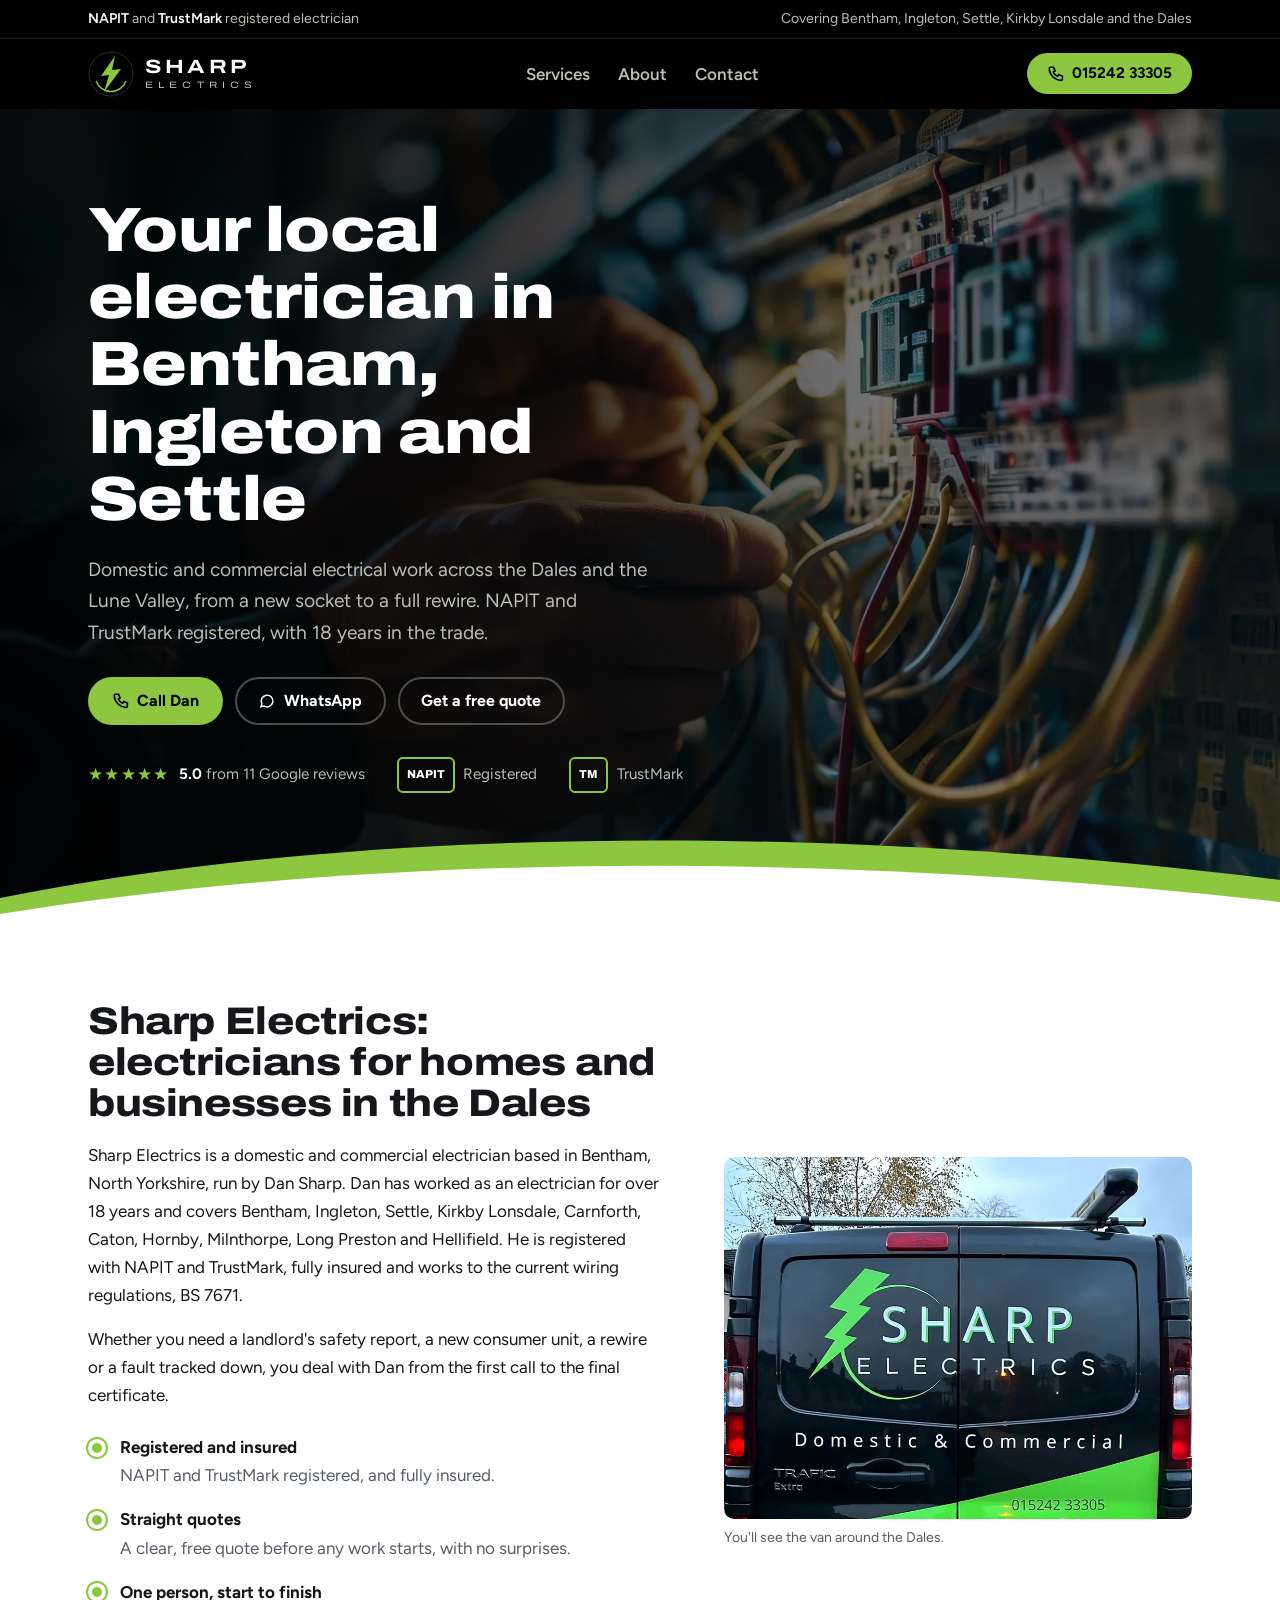
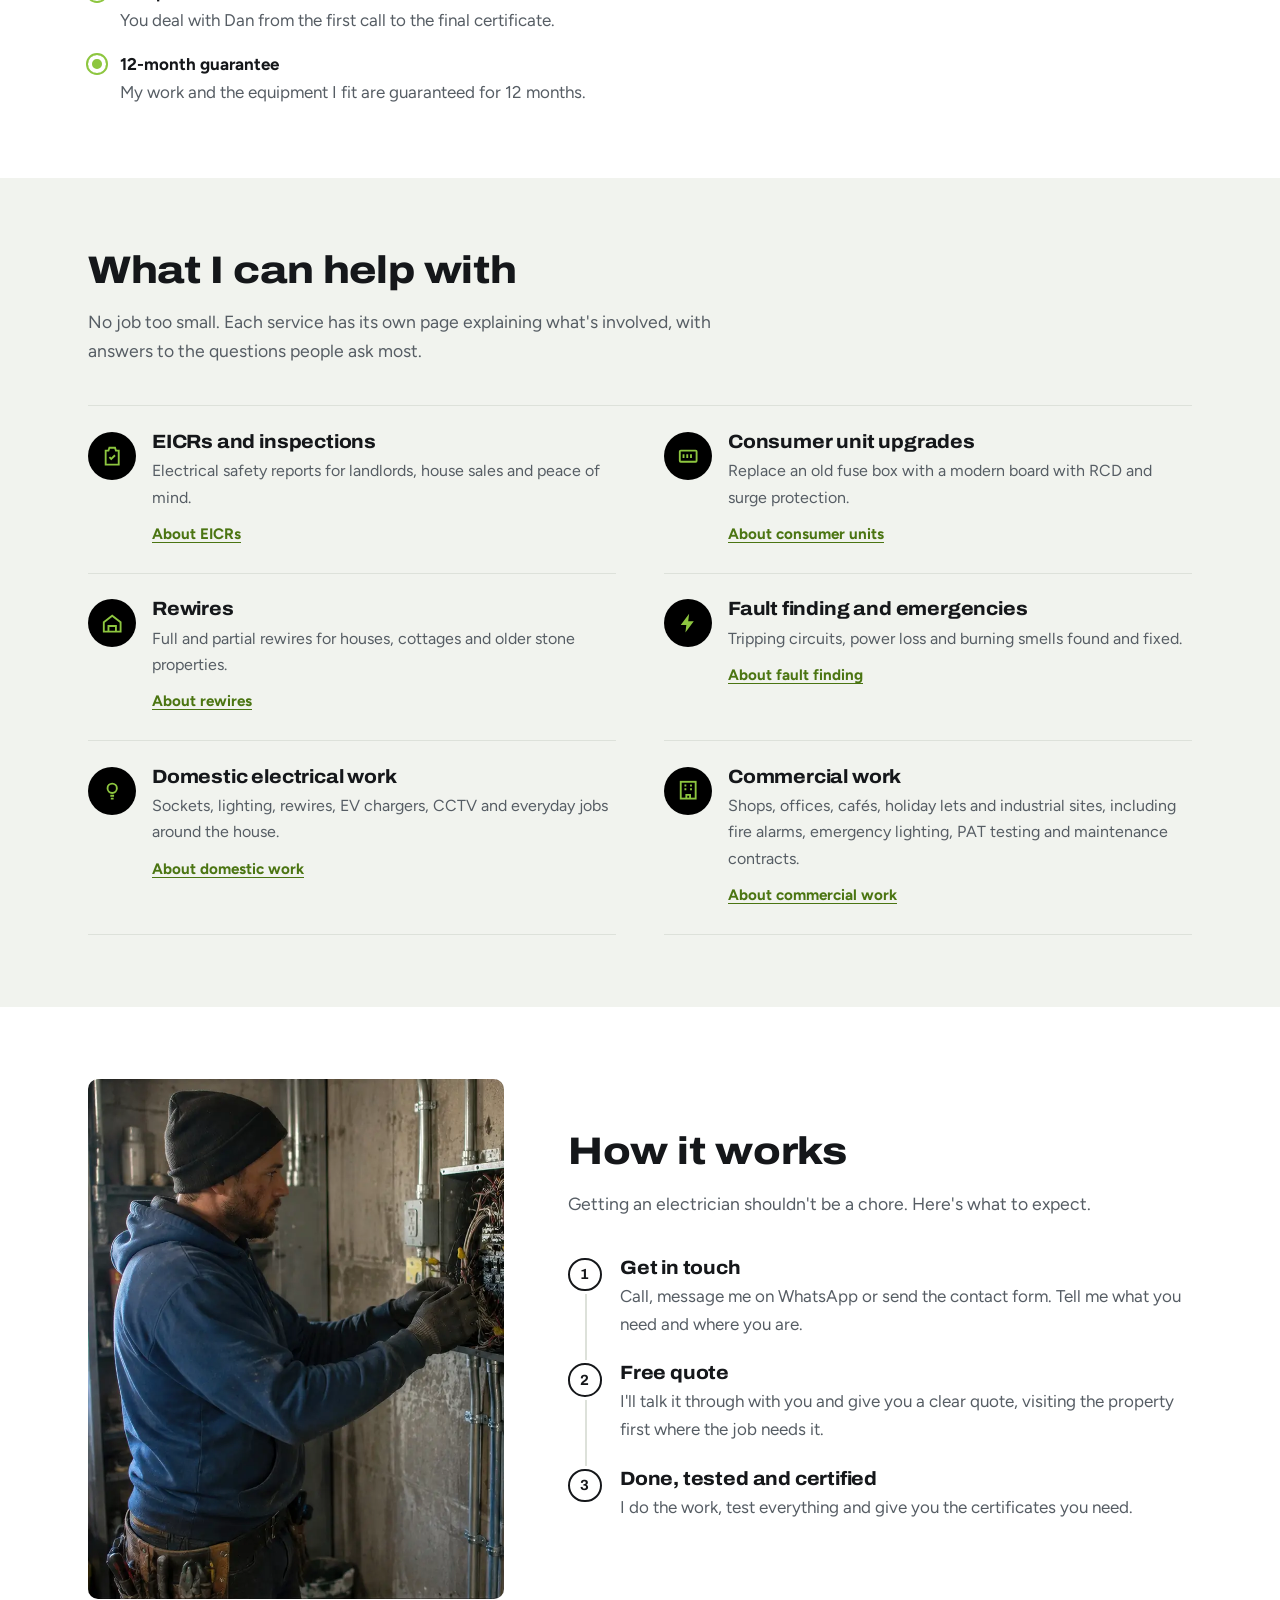
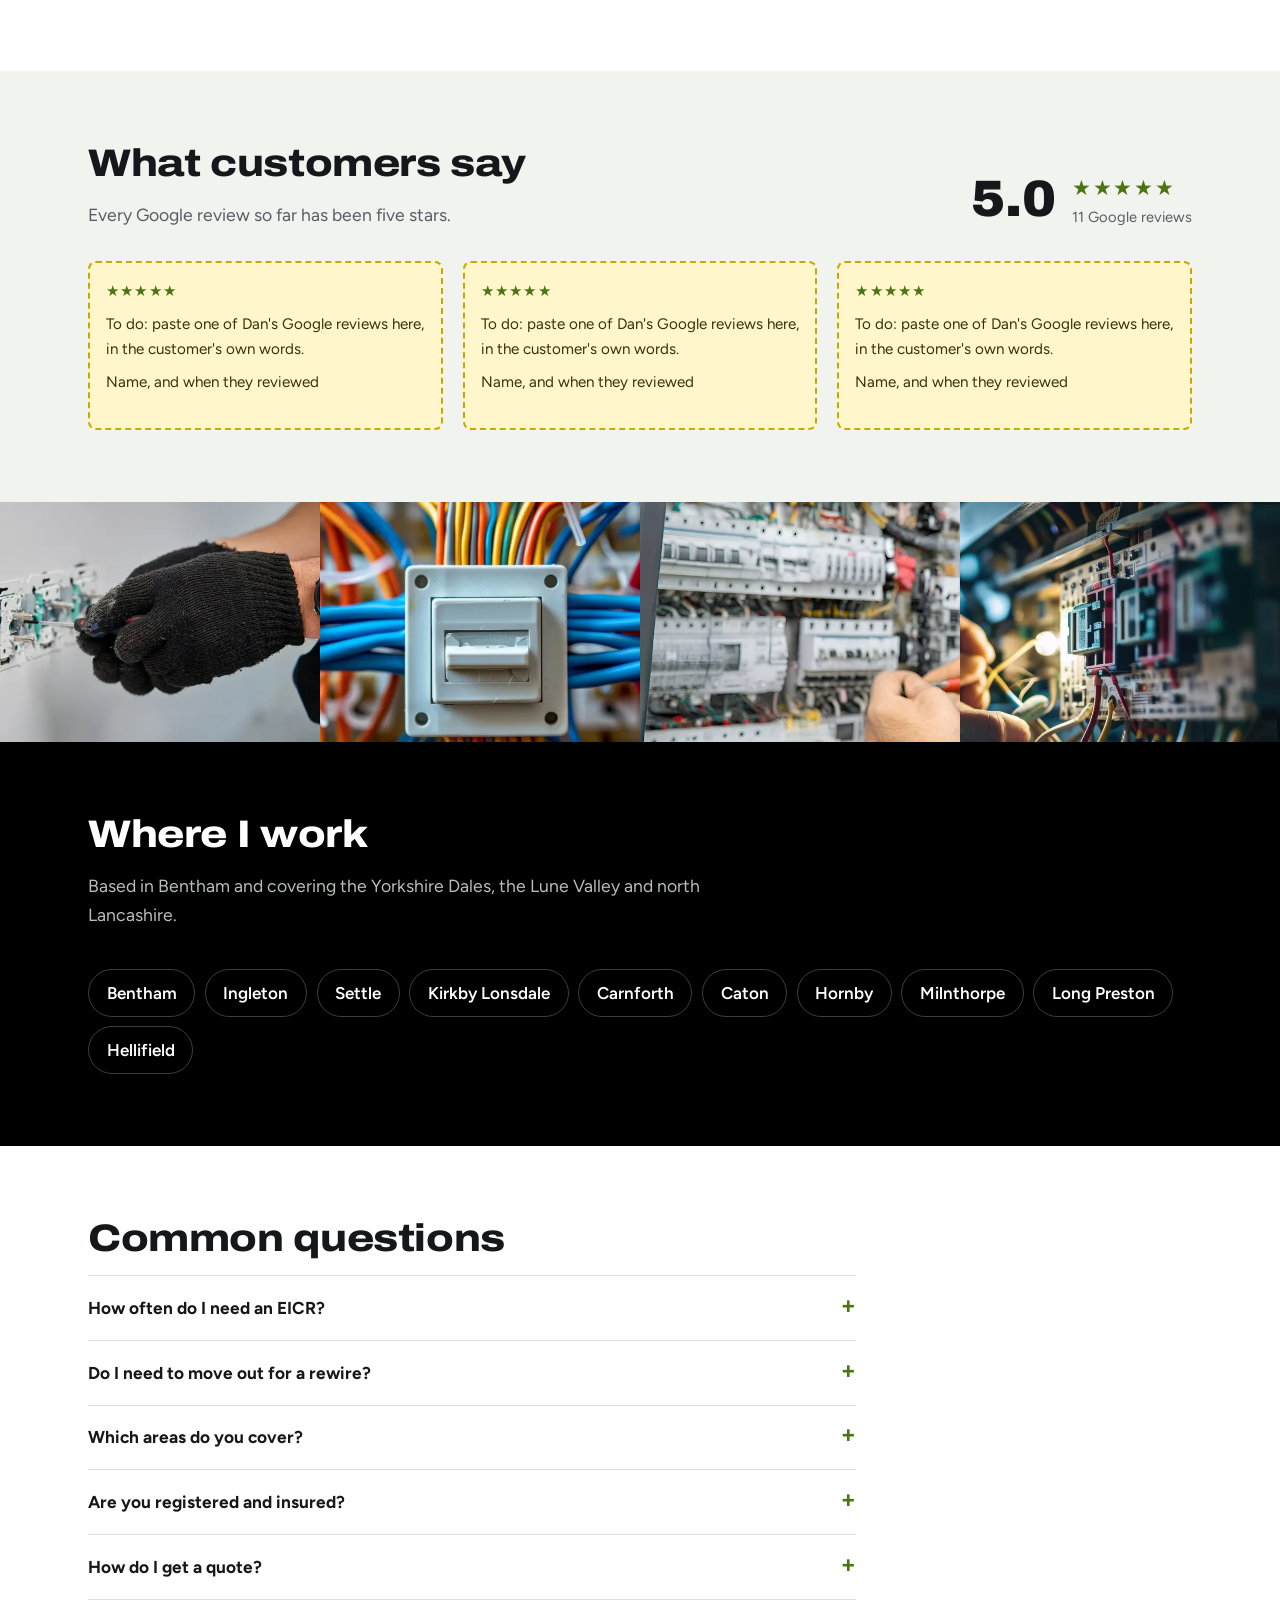
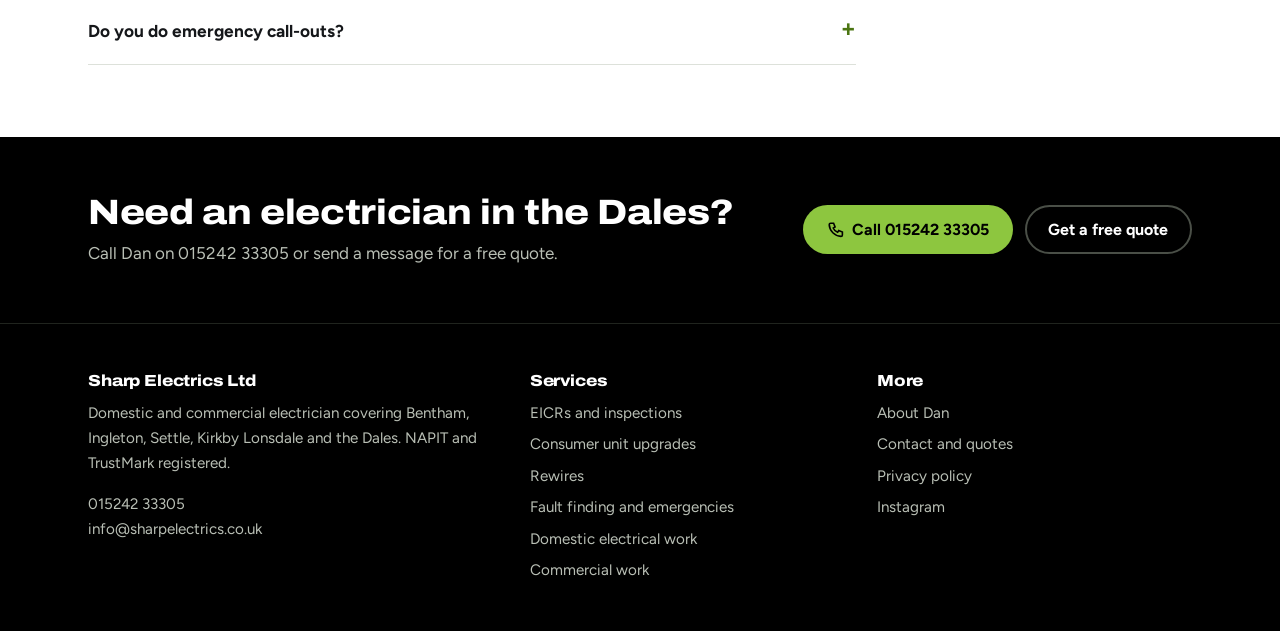
<file: index.html>
<!doctype html>
<html lang="en-GB"><head><meta charset="utf-8"><meta name="viewport" content="width=device-width, initial-scale=1"><title>Electrician in Bentham, Ingleton &amp; Settle | Sharp Electrics</title><meta name="description" content="Electrician in Bentham, Ingleton and Settle. NAPIT and TrustMark registered. EICRs, consumer units, rewires and fault finding. Call 015242 33305."><link rel="canonical" href="https://www.sharpelectrics.co.uk/"><meta name="robots" content="noindex,nofollow"><meta name="theme-color" content="#000000"><meta property="og:type" content="website"><meta property="og:locale" content="en_GB"><meta property="og:site_name" content="Sharp Electrics"><meta property="og:title" content="Electrician in Bentham, Ingleton &amp; Settle | Sharp Electrics"><meta property="og:description" content="Electrician in Bentham, Ingleton and Settle. NAPIT and TrustMark registered. EICRs, consumer units, rewires and fault finding. Call 015242 33305."><meta property="og:url" content="https://www.sharpelectrics.co.uk/"><meta property="og:image" content="https://www.sharpelectrics.co.uk/assets/img/og.jpg"><meta name="twitter:card" content="summary_large_image"><link rel="icon" href="assets/img/favicon.svg" type="image/svg+xml"><link rel="apple-touch-icon" href="assets/img/apple-touch-icon.png"><link rel="stylesheet" href="assets/css/style.css"><script>document.documentElement.classList.add("js")</script><script type="application/ld+json">{"@context":"https://schema.org","@graph":[{"@type":"Electrician","@id":"https://www.sharpelectrics.co.uk/#business","name":"Sharp Electrics Ltd","legalName":"Sharp Electrics Ltd","url":"https://www.sharpelectrics.co.uk/","telephone":"+44 1524 233305","email":"info@sharpelectrics.co.uk","description":"Domestic and commercial electrician in Bentham covering Ingleton, Settle, Kirkby Lonsdale and the Yorkshire Dales. NAPIT and TrustMark registered.","image":"https://www.sharpelectrics.co.uk/assets/img/og.jpg","logo":"https://www.sharpelectrics.co.uk/assets/img/logo-512.png","foundingDate":"2024","founder":{"@type":"Person","name":"Dan Sharp"},"address":{"@type":"PostalAddress","addressLocality":"Bentham","addressRegion":"North Yorkshire","addressCountry":"GB"},"areaServed":[{"@type":"City","name":"Bentham"},{"@type":"City","name":"Ingleton"},{"@type":"City","name":"Settle"},{"@type":"City","name":"Kirkby Lonsdale"},{"@type":"City","name":"Carnforth"},{"@type":"City","name":"Caton"},{"@type":"City","name":"Hornby"},{"@type":"City","name":"Milnthorpe"},{"@type":"City","name":"Long Preston"},{"@type":"City","name":"Hellifield"}],"memberOf":[{"@type":"Organization","name":"NAPIT"},{"@type":"Organization","name":"TrustMark"}],"sameAs":["https://www.instagram.com/sharpelectricsltd/"]},{"@type":"WebSite","@id":"https://www.sharpelectrics.co.uk/#website","url":"https://www.sharpelectrics.co.uk/","name":"Sharp Electrics","publisher":{"@id":"https://www.sharpelectrics.co.uk/#business"}},{"@type":"FAQPage","mainEntity":[{"@type":"Question","name":"How often do I need an EICR?","acceptedAnswer":{"@type":"Answer","text":"Landlords in England need an EICR at least every five years. For a home you live in, every ten years is the usual recommendation, or when you buy or sell. Read more about EICRs."}},{"@type":"Question","name":"Do I need to move out for a rewire?","acceptedAnswer":{"@type":"Answer","text":"Usually not. Many rewires are done while people are still living in the house, working room by room. It takes some planning, and I'll talk you through what to expect before we start. Read more about rewires."}},{"@type":"Question","name":"Which areas do you cover?","acceptedAnswer":{"@type":"Answer","text":"I cover Bentham, Ingleton, Settle, Kirkby Lonsdale, Carnforth, Caton, Hornby, Milnthorpe, Long Preston and Hellifield, and the villages in between."}},{"@type":"Question","name":"Are you registered and insured?","acceptedAnswer":{"@type":"Answer","text":"Yes. I am registered with NAPIT and TrustMark and fully insured, and my work is tested and certified to the current wiring regulations, BS 7671."}},{"@type":"Question","name":"How do I get a quote?","acceptedAnswer":{"@type":"Answer","text":"Call 015242 33305, message me on WhatsApp or use the contact form. Quotes are free and without obligation. For some jobs, such as a rewire, I'll need to see the property first."}},{"@type":"Question","name":"Do you do emergency call-outs?","acceptedAnswer":{"@type":"Answer","text":"Yes. If you have lost power or have a fault that can't wait, call me on 015242 33305 and I'll tell you straight away when I can get to you. See what to do in an electrical emergency."}}]}]}</script></head>
<body><a class="skip" href="#main">Skip to content</a><div class="trustbar"><div class="wrap"><span><strong>NAPIT</strong> and <strong>TrustMark</strong> registered electrician</span><span>Covering Bentham, Ingleton, Settle, Kirkby Lonsdale and the Dales</span></div></div><header class="site"><div class="wrap"><a class="logo" href="index.html" aria-label="Sharp Electrics home"><svg viewBox="0 0 46 46" aria-hidden="true"><circle cx="23" cy="23" r="22" fill="#000" stroke="#2A2E28"/><path d="M8 30 A16 16 0 0 0 38 30" fill="none" stroke="#8DC63F" stroke-width="1.5"/><path d="M27 5 L13 25 L21 24 L16 41 L33 18 L24 19 Z" fill="#8DC63F"/></svg><span class="logo-text"><b>SHARP</b><span>ELECTRICS</span></span></a><button class="menu-btn" type="button" aria-expanded="false" aria-controls="nav">Menu</button><nav class="main" id="nav" aria-label="Main"><ul><li class="has-sub"><a href="index.html#services">Services</a><ul class="sub"><li><a href="eicr-testing/index.html">EICRs and inspections</a></li><li><a href="consumer-unit-upgrades/index.html">Consumer unit upgrades</a></li><li><a href="rewires/index.html">Rewires</a></li><li><a href="emergency-electrician/index.html">Fault finding and emergencies</a></li><li><a href="domestic-electrician/index.html">Domestic electrical work</a></li><li><a href="commercial-electrician/index.html">Commercial work</a></li></ul></li><li><a href="about/index.html">About</a></li><li><a href="contact/index.html">Contact</a></li></ul></nav><a class="btn btn-lime call" href="tel:+441524233305"><svg viewBox="0 0 24 24" fill="none" stroke="currentColor" stroke-width="2.2" aria-hidden="true"><path d="M5 3h4l2 5-2.5 1.5a11 11 0 0 0 6 6L16 13l5 2v4a2 2 0 0 1-2 2A17 17 0 0 1 3 5a2 2 0 0 1 2-2"/></svg><span class="num-full">015242 33305</span><span class="num-short">Call</span></a></div></header><main id="main">
<section class="hero" aria-labelledby="hero-title">
  <img class="hero-bg" src="assets/img/hero.webp" srcset="assets/img/hero-800.webp 800w, assets/img/hero.webp 1600w" sizes="100vw" width="1600" height="1066" alt="" fetchpriority="high" decoding="async">
  <div class="wrap"><div class="hero-copy">
    <h1 id="hero-title">Your local electrician in Bentham, Ingleton and Settle</h1>
    <p class="lede">Domestic and commercial electrical work across the Dales and the Lune Valley, from a new socket to a full rewire. NAPIT and TrustMark registered, with 18 years in the trade.</p>
    <div class="ctas">
      <a class="btn btn-lime" href="tel:+441524233305"><svg viewBox="0 0 24 24" fill="none" stroke="currentColor" stroke-width="2.2" aria-hidden="true"><path d="M5 3h4l2 5-2.5 1.5a11 11 0 0 0 6 6L16 13l5 2v4a2 2 0 0 1-2 2A17 17 0 0 1 3 5a2 2 0 0 1 2-2"/></svg> Call Dan</a>
      <a class="btn btn-ghost" href="https://wa.me/441524233305"><svg viewBox="0 0 24 24" fill="none" stroke="currentColor" stroke-width="2" aria-hidden="true"><path d="M4 20l1.3-3.9A8 8 0 1 1 8 19z"/></svg> WhatsApp</a>
      <a class="btn btn-ghost" href="contact/index.html">Get a free quote</a>
    </div>
    <div class="proof">
      <div><span class="stars" aria-hidden="true">★★★★★</span><span><b>5.0</b> from 11 Google reviews</span></div>
      <div><span class="badge">NAPIT</span><span>Registered</span></div>
      <div><span class="badge">TM</span><span>TrustMark</span></div>
    </div>
  </div></div>
  <svg class="swoosh" viewBox="0 0 1440 120" preserveAspectRatio="none" aria-hidden="true"><path d="M0 120 L0 88 C 380 20, 900 10, 1440 70 L1440 120 Z" fill="#8DC63F"/><path d="M0 120 L0 104 C 420 44, 920 40, 1440 92 L1440 120 Z" fill="#fff"/></svg>
</section>

<section aria-labelledby="who-title">
  <div class="wrap about-grid">
    <div>
      <h2 id="who-title">Sharp Electrics: electricians for homes and businesses in the Dales</h2>
      <p>Sharp Electrics is a domestic and commercial electrician based in Bentham, North Yorkshire, run by Dan Sharp. Dan has worked as an electrician for over 18 years and covers Bentham, Ingleton, Settle, Kirkby Lonsdale, Carnforth, Caton, Hornby, Milnthorpe, Long Preston and Hellifield. He is registered with NAPIT and TrustMark, fully insured and works to the current wiring regulations, BS 7671.</p>
      <p>Whether you need a landlord's safety report, a new consumer unit, a rewire or a fault tracked down, you deal with Dan from the first call to the final certificate.</p>
      <ul class="promises">
        <li><b>Registered and insured</b><span>NAPIT and TrustMark registered, and fully insured.</span></li>
        <li><b>Straight quotes</b><span>A clear, free quote before any work starts, with no surprises.</span></li>
        <li><b>One person, start to finish</b><span>You deal with Dan from the first call to the final certificate.</span></li><li><b>12-month guarantee</b><span>My work and the equipment I fit are guaranteed for 12 months.</span></li>
      </ul>
    </div>
    <figure style="margin:0"><img src="assets/img/van.webp" width="900" height="695" alt="The back of the Sharp Electrics van, with the company logo, Domestic and Commercial, and contact details" loading="lazy"><figcaption class="caption">You'll see the van around the Dales.</figcaption></figure>
  </div>
</section>

<section id="services" class="mist" aria-labelledby="services-title">
  <div class="wrap">
    <h2 id="services-title">What I can help with</h2>
    <p class="section-intro">No job too small. Each service has its own page explaining what's involved, with answers to the questions people ask most.</p>
    <div class="services"><a class="service" href="eicr-testing/index.html"><span class="icon"><svg viewBox="0 0 24 24" fill="none" stroke="#8DC63F" stroke-width="2" aria-hidden="true"><path d="M9 3h6l1 3h3v15H5V6h3z"/><path d="M9 13l2 2 4-4"/></svg></span><span><h3>EICRs and inspections</h3><p>Electrical safety reports for landlords, house sales and peace of mind.</p><span class="more">About EICRs</span></span></a><a class="service" href="consumer-unit-upgrades/index.html"><span class="icon"><svg viewBox="0 0 24 24" fill="none" stroke="#8DC63F" stroke-width="2" aria-hidden="true"><rect x="3" y="6" width="18" height="12" rx="1"/><path d="M7 10v4M11 10v4M15 10v4"/></svg></span><span><h3>Consumer unit upgrades</h3><p>Replace an old fuse box with a modern board with RCD and surge protection.</p><span class="more">About consumer units</span></span></a><a class="service" href="rewires/index.html"><span class="icon"><svg viewBox="0 0 24 24" fill="none" stroke="#8DC63F" stroke-width="2" aria-hidden="true"><path d="M3 11l9-7 9 7v10H3z"/><path d="M8 21v-6h8v6"/></svg></span><span><h3>Rewires</h3><p>Full and partial rewires for houses, cottages and older stone properties.</p><span class="more">About rewires</span></span></a><a class="service" href="emergency-electrician/index.html"><span class="icon"><svg viewBox="0 0 24 24" fill="#8DC63F" aria-hidden="true"><path d="M13 2L4 14h6l-1 8 9-12h-6z"/></svg></span><span><h3>Fault finding and emergencies</h3><p>Tripping circuits, power loss and burning smells found and fixed.</p><span class="more">About fault finding</span></span></a><a class="service" href="domestic-electrician/index.html"><span class="icon"><svg viewBox="0 0 24 24" fill="none" stroke="#8DC63F" stroke-width="2" aria-hidden="true"><circle cx="12" cy="10" r="5"/><path d="M10 18h4M10.5 21h3"/></svg></span><span><h3>Domestic electrical work</h3><p>Sockets, lighting, rewires, EV chargers, CCTV and everyday jobs around the house.</p><span class="more">About domestic work</span></span></a><a class="service" href="commercial-electrician/index.html"><span class="icon"><svg viewBox="0 0 24 24" fill="none" stroke="#8DC63F" stroke-width="2" aria-hidden="true"><rect x="4" y="3" width="16" height="18"/><path d="M8 7h2M14 7h2M8 11h2M14 11h2M10 21v-4h4v4"/></svg></span><span><h3>Commercial work</h3><p>Shops, offices, cafés, holiday lets and industrial sites, including fire alarms, emergency lighting, PAT testing and maintenance contracts.</p><span class="more">About commercial work</span></span></a></div>
  </div>
</section>

<section aria-labelledby="how-title">
  <div class="wrap how-grid">
    <figure style="margin:0"><img src="assets/img/how.webp" width="800" height="1000" alt="Electrician working on a distribution board" loading="lazy"></figure>
    <div>
      <h2 id="how-title">How it works</h2>
      <p class="section-intro">Getting an electrician shouldn't be a chore. Here's what to expect.</p>
      <ol class="steps">
        <li><h3>Get in touch</h3><p>Call, message me on WhatsApp or send the contact form. Tell me what you need and where you are.</p></li>
        <li><h3>Free quote</h3><p>I'll talk it through with you and give you a clear quote, visiting the property first where the job needs it.</p></li>
        <li><h3>Done, tested and certified</h3><p>I do the work, test everything and give you the certificates you need.</p></li>
      </ol>
    </div>
  </div>
</section>

<section id="reviews" class="mist" aria-labelledby="reviews-title">
  <div class="wrap">
    <div class="reviews-head">
      <div><h2 id="reviews-title">What customers say</h2><p class="section-intro">Every Google review so far has been five stars.</p></div>
      <div class="rating" aria-label="Rated 5 out of 5 from 11 Google reviews"><span class="num">5.0</span><span><span class="stars" aria-hidden="true">★★★★★</span><small>11 Google reviews</small></span></div>
    </div>
    <div class="review-row"><div class="review todo"><div class="stars" aria-hidden="true">★★★★★</div><blockquote>To do: paste one of Dan's Google reviews here, in the customer's own words.</blockquote><p>Name, and when they reviewed</p></div><div class="review todo"><div class="stars" aria-hidden="true">★★★★★</div><blockquote>To do: paste one of Dan's Google reviews here, in the customer's own words.</blockquote><p>Name, and when they reviewed</p></div><div class="review todo"><div class="stars" aria-hidden="true">★★★★★</div><blockquote>To do: paste one of Dan's Google reviews here, in the customer's own words.</blockquote><p>Name, and when they reviewed</p></div></div>
  </div>
</section>

<div class="strip"><img src="assets/img/strip-b-glove.webp" width="600" height="450" alt="Electrician fitting a socket" loading="lazy"><img src="assets/img/strip-f-switch.webp" width="600" height="450" alt="Light switch connected to cabling" loading="lazy"><img src="assets/img/strip-e-panel.webp" width="600" height="450" alt="Distribution board with circuit breakers" loading="lazy"><img src="assets/img/strip-a-board.webp" width="600" height="450" alt="Electrician testing connections on a board" loading="lazy"></div>

<section id="areas" class="areas" aria-labelledby="areas-title">
  <div class="wrap">
    <h2 id="areas-title">Where I work</h2>
    <p class="section-intro">Based in Bentham and covering the Yorkshire Dales, the Lune Valley and north Lancashire.</p>
    <ul class="towns"><li>Bentham</li><li>Ingleton</li><li>Settle</li><li>Kirkby Lonsdale</li><li>Carnforth</li><li>Caton</li><li>Hornby</li><li>Milnthorpe</li><li>Long Preston</li><li>Hellifield</li></ul>
  </div>
</section>

<section aria-labelledby="faq-title">
  <div class="wrap faq-wrap">
    <h2 id="faq-title">Common questions</h2>
    <div class="faq"><details><summary>How often do I need an EICR?</summary><p>Landlords in England need an EICR at least every five years. For a home you live in, every ten years is the usual recommendation, or when you buy or sell. <a href="eicr-testing/index.html">Read more about EICRs</a>.</p></details><details><summary>Do I need to move out for a rewire?</summary><p>Usually not. Many rewires are done while people are still living in the house, working room by room. It takes some planning, and I'll talk you through what to expect before we start. <a href="rewires/index.html">Read more about rewires</a>.</p></details><details><summary>Which areas do you cover?</summary><p>I cover Bentham, Ingleton, Settle, Kirkby Lonsdale, Carnforth, Caton, Hornby, Milnthorpe, Long Preston and Hellifield, and the villages in between.</p></details><details><summary>Are you registered and insured?</summary><p>Yes. I am registered with NAPIT and TrustMark and fully insured, and my work is tested and certified to the current wiring regulations, BS 7671.</p></details><details><summary>How do I get a quote?</summary><p>Call 015242 33305, message me on WhatsApp or use the <a href="contact/index.html">contact form</a>. Quotes are free and without obligation. For some jobs, such as a rewire, I'll need to see the property first.</p></details><details><summary>Do you do emergency call-outs?</summary><p>Yes. If you have lost power or have a fault that can't wait, call me on 015242 33305 and I'll tell you straight away when I can get to you. <a href="emergency-electrician/index.html">See what to do in an electrical emergency</a>.</p></details></div>
  </div>
</section>
<section class="cta"><div class="wrap"><div><h2>Need an electrician in the Dales?</h2><p>Call Dan on 015242 33305 or send a message for a free quote.</p></div><div class="ctas"><a class="btn btn-lime" href="tel:+441524233305"><svg viewBox="0 0 24 24" fill="none" stroke="currentColor" stroke-width="2.2" aria-hidden="true"><path d="M5 3h4l2 5-2.5 1.5a11 11 0 0 0 6 6L16 13l5 2v4a2 2 0 0 1-2 2A17 17 0 0 1 3 5a2 2 0 0 1 2-2"/></svg> Call 015242 33305</a><a class="btn btn-ghost" href="contact/index.html">Get a free quote</a></div></div></section></main><footer class="site"><div class="wrap"><div><h2>Sharp Electrics Ltd</h2><p>Domestic and commercial electrician covering Bentham, Ingleton, Settle, Kirkby Lonsdale and the Dales. NAPIT and TrustMark registered.</p><p><a href="tel:+441524233305">015242 33305</a><br><a href="mailto:info@sharpelectrics.co.uk">info@sharpelectrics.co.uk</a></p></div><div><h2>Services</h2><ul><li><a href="eicr-testing/index.html">EICRs and inspections</a></li><li><a href="consumer-unit-upgrades/index.html">Consumer unit upgrades</a></li><li><a href="rewires/index.html">Rewires</a></li><li><a href="emergency-electrician/index.html">Fault finding and emergencies</a></li><li><a href="domestic-electrician/index.html">Domestic electrical work</a></li><li><a href="commercial-electrician/index.html">Commercial work</a></li></ul></div><div><h2>More</h2><ul><li><a href="about/index.html">About Dan</a></li><li><a href="contact/index.html">Contact and quotes</a></li><li><a href="privacy-policy/index.html">Privacy policy</a></li><li><a href="https://www.instagram.com/sharpelectricsltd/" rel="noopener">Instagram</a></li></ul></div></div></footer><div class="callbar"><a class="btn btn-lime" href="tel:+441524233305">Call Dan</a><a class="btn btn-ghost" href="https://wa.me/441524233305">WhatsApp</a></div><script src="assets/js/main.js" defer></script></body></html>
</file>
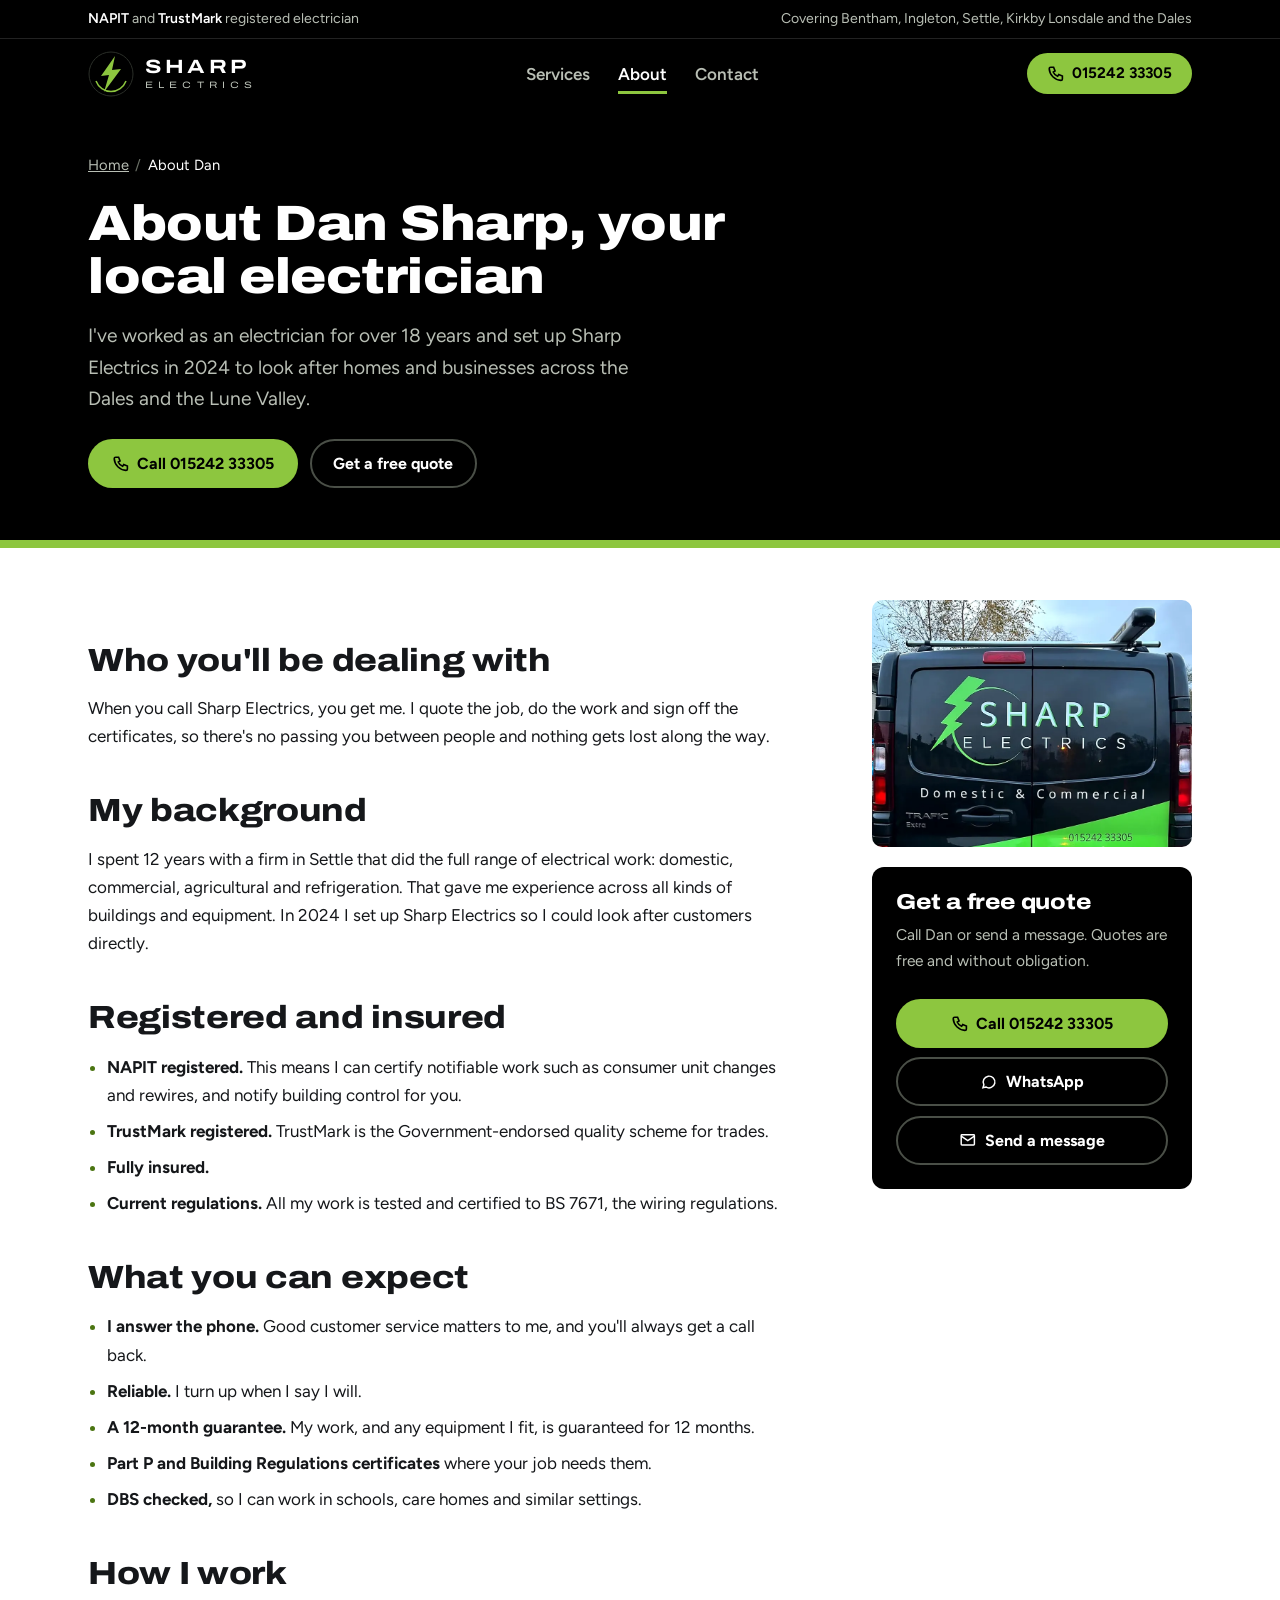
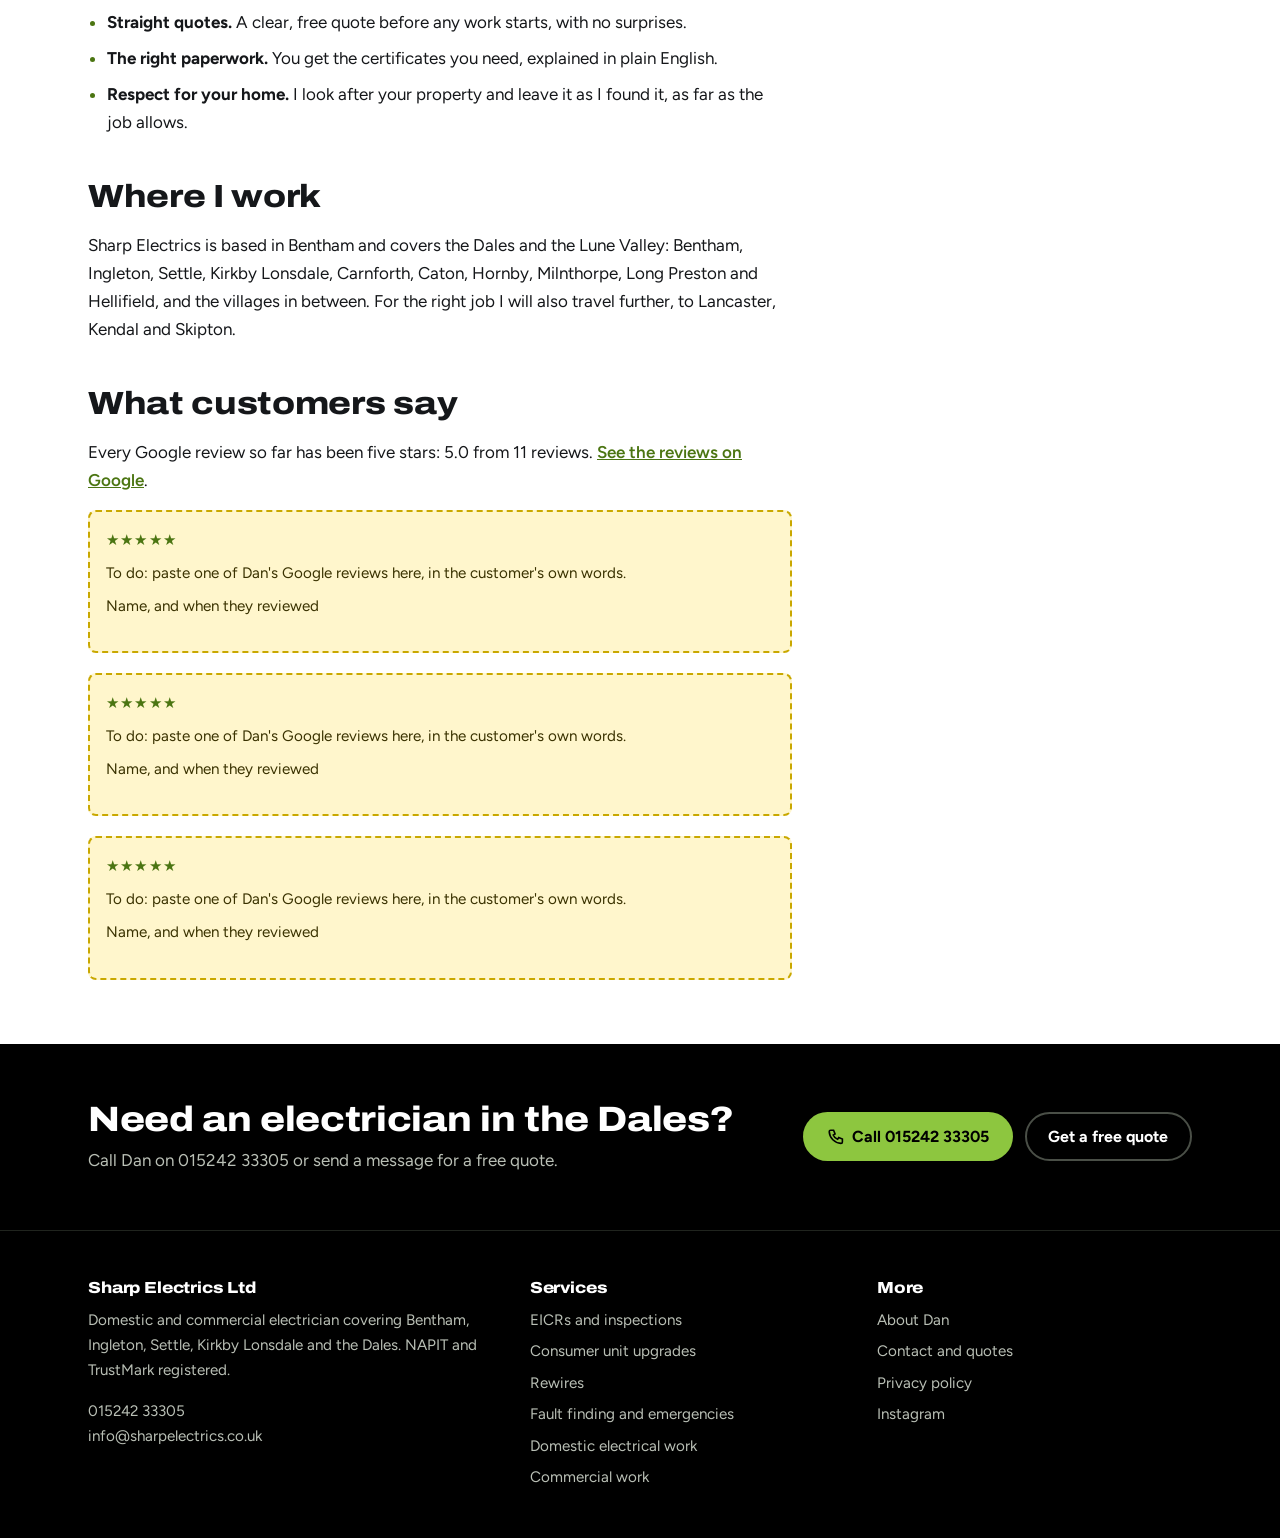
<file: about/index.html>
<!doctype html>
<html lang="en-GB"><head><meta charset="utf-8"><meta name="viewport" content="width=device-width, initial-scale=1"><title>About Dan Sharp, Electrician in Bentham | Sharp Electrics</title><meta name="description" content="Meet Dan Sharp of Sharp Electrics: a NAPIT and TrustMark registered electrician with 18 years&#x27; experience, based in Bentham and covering the Dales."><link rel="canonical" href="https://www.sharpelectrics.co.uk/about/"><meta name="robots" content="noindex,nofollow"><meta name="theme-color" content="#000000"><meta property="og:type" content="website"><meta property="og:locale" content="en_GB"><meta property="og:site_name" content="Sharp Electrics"><meta property="og:title" content="About Dan Sharp, Electrician in Bentham | Sharp Electrics"><meta property="og:description" content="Meet Dan Sharp of Sharp Electrics: a NAPIT and TrustMark registered electrician with 18 years&#x27; experience, based in Bentham and covering the Dales."><meta property="og:url" content="https://www.sharpelectrics.co.uk/about/"><meta property="og:image" content="https://www.sharpelectrics.co.uk/assets/img/og.jpg"><meta name="twitter:card" content="summary_large_image"><link rel="icon" href="../assets/img/favicon.svg" type="image/svg+xml"><link rel="apple-touch-icon" href="../assets/img/apple-touch-icon.png"><link rel="stylesheet" href="../assets/css/style.css"><script>document.documentElement.classList.add("js")</script><script type="application/ld+json">{"@context":"https://schema.org","@graph":[{"@type":"Electrician","@id":"https://www.sharpelectrics.co.uk/#business","name":"Sharp Electrics Ltd","legalName":"Sharp Electrics Ltd","url":"https://www.sharpelectrics.co.uk/","telephone":"+44 1524 233305","email":"info@sharpelectrics.co.uk","description":"Domestic and commercial electrician in Bentham covering Ingleton, Settle, Kirkby Lonsdale and the Yorkshire Dales. NAPIT and TrustMark registered.","image":"https://www.sharpelectrics.co.uk/assets/img/og.jpg","logo":"https://www.sharpelectrics.co.uk/assets/img/logo-512.png","foundingDate":"2024","founder":{"@type":"Person","name":"Dan Sharp"},"address":{"@type":"PostalAddress","addressLocality":"Bentham","addressRegion":"North Yorkshire","addressCountry":"GB"},"areaServed":[{"@type":"City","name":"Bentham"},{"@type":"City","name":"Ingleton"},{"@type":"City","name":"Settle"},{"@type":"City","name":"Kirkby Lonsdale"},{"@type":"City","name":"Carnforth"},{"@type":"City","name":"Caton"},{"@type":"City","name":"Hornby"},{"@type":"City","name":"Milnthorpe"},{"@type":"City","name":"Long Preston"},{"@type":"City","name":"Hellifield"}],"memberOf":[{"@type":"Organization","name":"NAPIT"},{"@type":"Organization","name":"TrustMark"}],"sameAs":["https://www.instagram.com/sharpelectricsltd/"]},{"@type":"BreadcrumbList","itemListElement":[{"@type":"ListItem","position":1,"name":"Home","item":"https://www.sharpelectrics.co.uk/"},{"@type":"ListItem","position":2,"name":"About Dan","item":"https://www.sharpelectrics.co.uk/about/"}]},{"@type":"AboutPage","url":"https://www.sharpelectrics.co.uk/about/","name":"About Dan Sharp, Electrician in Bentham | Sharp Electrics","about":{"@id":"https://www.sharpelectrics.co.uk/#business"}}]}</script></head>
<body><a class="skip" href="#main">Skip to content</a><div class="trustbar"><div class="wrap"><span><strong>NAPIT</strong> and <strong>TrustMark</strong> registered electrician</span><span>Covering Bentham, Ingleton, Settle, Kirkby Lonsdale and the Dales</span></div></div><header class="site"><div class="wrap"><a class="logo" href="../index.html" aria-label="Sharp Electrics home"><svg viewBox="0 0 46 46" aria-hidden="true"><circle cx="23" cy="23" r="22" fill="#000" stroke="#2A2E28"/><path d="M8 30 A16 16 0 0 0 38 30" fill="none" stroke="#8DC63F" stroke-width="1.5"/><path d="M27 5 L13 25 L21 24 L16 41 L33 18 L24 19 Z" fill="#8DC63F"/></svg><span class="logo-text"><b>SHARP</b><span>ELECTRICS</span></span></a><button class="menu-btn" type="button" aria-expanded="false" aria-controls="nav">Menu</button><nav class="main" id="nav" aria-label="Main"><ul><li class="has-sub"><a href="../index.html#services">Services</a><ul class="sub"><li><a href="../eicr-testing/index.html">EICRs and inspections</a></li><li><a href="../consumer-unit-upgrades/index.html">Consumer unit upgrades</a></li><li><a href="../rewires/index.html">Rewires</a></li><li><a href="../emergency-electrician/index.html">Fault finding and emergencies</a></li><li><a href="../domestic-electrician/index.html">Domestic electrical work</a></li><li><a href="../commercial-electrician/index.html">Commercial work</a></li></ul></li><li><a href="../about/index.html" aria-current="page">About</a></li><li><a href="../contact/index.html">Contact</a></li></ul></nav><a class="btn btn-lime call" href="tel:+441524233305"><svg viewBox="0 0 24 24" fill="none" stroke="currentColor" stroke-width="2.2" aria-hidden="true"><path d="M5 3h4l2 5-2.5 1.5a11 11 0 0 0 6 6L16 13l5 2v4a2 2 0 0 1-2 2A17 17 0 0 1 3 5a2 2 0 0 1 2-2"/></svg><span class="num-full">015242 33305</span><span class="num-short">Call</span></a></div></header><main id="main"><section class="page-head"><div class="wrap"><nav class="crumbs" aria-label="Breadcrumb"><ol><li><a href="../index.html">Home</a></li><li><span aria-current="page">About Dan</span></li></ol></nav><h1>About Dan Sharp, your local electrician</h1><p class="lede">I've worked as an electrician for over 18 years and set up Sharp Electrics in 2024 to look after homes and businesses across the Dales and the Lune Valley.</p><div class="ctas"><a class="btn btn-lime" href="tel:+441524233305"><svg viewBox="0 0 24 24" fill="none" stroke="currentColor" stroke-width="2.2" aria-hidden="true"><path d="M5 3h4l2 5-2.5 1.5a11 11 0 0 0 6 6L16 13l5 2v4a2 2 0 0 1-2 2A17 17 0 0 1 3 5a2 2 0 0 1 2-2"/></svg> Call 015242 33305</a><a class="btn btn-ghost" href="../contact/index.html">Get a free quote</a></div></div></section>
<section class="content"><div class="wrap two-col">
<article class="prose">
<h2>Who you'll be dealing with</h2>
<p>When you call Sharp Electrics, you get me. I quote the job, do the work and sign off the certificates, so there's no passing you between people and nothing gets lost along the way.</p>
<h2>My background</h2>
<p>I spent 12 years with a firm in Settle that did the full range of electrical work: domestic, commercial, agricultural and refrigeration. That gave me experience across all kinds of buildings and equipment. In 2024 I set up Sharp Electrics so I could look after customers directly.</p>

<h2>Registered and insured</h2>
<ul>
<li><strong>NAPIT registered.</strong> This means I can certify notifiable work such as consumer unit changes and rewires, and notify building control for you.</li>
<li><strong>TrustMark registered.</strong> TrustMark is the Government-endorsed quality scheme for trades.</li>
<li><strong>Fully insured.</strong></li>
<li><strong>Current regulations.</strong> All my work is tested and certified to BS 7671, the wiring regulations.</li>
</ul>

<h2>What you can expect</h2>
<ul>
<li><strong>I answer the phone.</strong> Good customer service matters to me, and you'll always get a call back.</li>
<li><strong>Reliable.</strong> I turn up when I say I will.</li>
<li><strong>A 12-month guarantee.</strong> My work, and any equipment I fit, is guaranteed for 12 months.</li>
<li><strong>Part P and Building Regulations certificates</strong> where your job needs them.</li>
<li><strong>DBS checked,</strong> so I can work in schools, care homes and similar settings.</li>
</ul>

<h2>How I work</h2>
<ul>
<li><strong>Straight quotes.</strong> A clear, free quote before any work starts, with no surprises.</li>
<li><strong>The right paperwork.</strong> You get the certificates you need, explained in plain English.</li>
<li><strong>Respect for your home.</strong> I look after your property and leave it as I found it, as far as the job allows.</li>
</ul>

<h2>Where I work</h2>
<p>Sharp Electrics is based in Bentham and covers the Dales and the Lune Valley: Bentham, Ingleton, Settle, Kirkby Lonsdale, Carnforth, Caton, Hornby, Milnthorpe, Long Preston and Hellifield, and the villages in between. For the right job I will also travel further, to Lancaster, Kendal and Skipton.</p>

<h2>What customers say</h2>
<p>Every Google review so far has been five stars: 5.0 from 11 reviews. <a href="https://www.google.com/maps/search/?api=1&amp;query=Sharp+Electrics+Ltd+Bentham" rel="noopener">See the reviews on Google</a>.</p>
<div class="review-row" style="grid-template-columns:1fr"><div class="review todo"><div class="stars" aria-hidden="true">★★★★★</div><blockquote>To do: paste one of Dan's Google reviews here, in the customer's own words.</blockquote><p>Name, and when they reviewed</p></div><div class="review todo"><div class="stars" aria-hidden="true">★★★★★</div><blockquote>To do: paste one of Dan's Google reviews here, in the customer's own words.</blockquote><p>Name, and when they reviewed</p></div><div class="review todo"><div class="stars" aria-hidden="true">★★★★★</div><blockquote>To do: paste one of Dan's Google reviews here, in the customer's own words.</blockquote><p>Name, and when they reviewed</p></div></div>
</article>
<aside class="side"><img src="../assets/img/van.webp" width="900" height="695" alt="The back of the Sharp Electrics van, with the company logo, Domestic and Commercial, and contact details" loading="lazy"><div class="contact-card"><h2>Get a free quote</h2><p>Call Dan or send a message. Quotes are free and without obligation.</p><a class="btn btn-lime" href="tel:+441524233305"><svg viewBox="0 0 24 24" fill="none" stroke="currentColor" stroke-width="2.2" aria-hidden="true"><path d="M5 3h4l2 5-2.5 1.5a11 11 0 0 0 6 6L16 13l5 2v4a2 2 0 0 1-2 2A17 17 0 0 1 3 5a2 2 0 0 1 2-2"/></svg> Call 015242 33305</a><a class="btn btn-ghost" href="https://wa.me/441524233305"><svg viewBox="0 0 24 24" fill="none" stroke="currentColor" stroke-width="2" aria-hidden="true"><path d="M4 20l1.3-3.9A8 8 0 1 1 8 19z"/></svg> WhatsApp</a><a class="btn btn-ghost" href="../contact/index.html"><svg viewBox="0 0 24 24" fill="none" stroke="currentColor" stroke-width="2" aria-hidden="true"><rect x="3" y="5" width="18" height="14" rx="1"/><path d="M3 7l9 6 9-6"/></svg> Send a message</a></div></aside>
</div></section><section class="cta"><div class="wrap"><div><h2>Need an electrician in the Dales?</h2><p>Call Dan on 015242 33305 or send a message for a free quote.</p></div><div class="ctas"><a class="btn btn-lime" href="tel:+441524233305"><svg viewBox="0 0 24 24" fill="none" stroke="currentColor" stroke-width="2.2" aria-hidden="true"><path d="M5 3h4l2 5-2.5 1.5a11 11 0 0 0 6 6L16 13l5 2v4a2 2 0 0 1-2 2A17 17 0 0 1 3 5a2 2 0 0 1 2-2"/></svg> Call 015242 33305</a><a class="btn btn-ghost" href="../contact/index.html">Get a free quote</a></div></div></section></main><footer class="site"><div class="wrap"><div><h2>Sharp Electrics Ltd</h2><p>Domestic and commercial electrician covering Bentham, Ingleton, Settle, Kirkby Lonsdale and the Dales. NAPIT and TrustMark registered.</p><p><a href="tel:+441524233305">015242 33305</a><br><a href="mailto:info@sharpelectrics.co.uk">info@sharpelectrics.co.uk</a></p></div><div><h2>Services</h2><ul><li><a href="../eicr-testing/index.html">EICRs and inspections</a></li><li><a href="../consumer-unit-upgrades/index.html">Consumer unit upgrades</a></li><li><a href="../rewires/index.html">Rewires</a></li><li><a href="../emergency-electrician/index.html">Fault finding and emergencies</a></li><li><a href="../domestic-electrician/index.html">Domestic electrical work</a></li><li><a href="../commercial-electrician/index.html">Commercial work</a></li></ul></div><div><h2>More</h2><ul><li><a href="../about/index.html">About Dan</a></li><li><a href="../contact/index.html">Contact and quotes</a></li><li><a href="../privacy-policy/index.html">Privacy policy</a></li><li><a href="https://www.instagram.com/sharpelectricsltd/" rel="noopener">Instagram</a></li></ul></div></div></footer><div class="callbar"><a class="btn btn-lime" href="tel:+441524233305">Call Dan</a><a class="btn btn-ghost" href="https://wa.me/441524233305">WhatsApp</a></div><script src="../assets/js/main.js" defer></script></body></html>
</file>
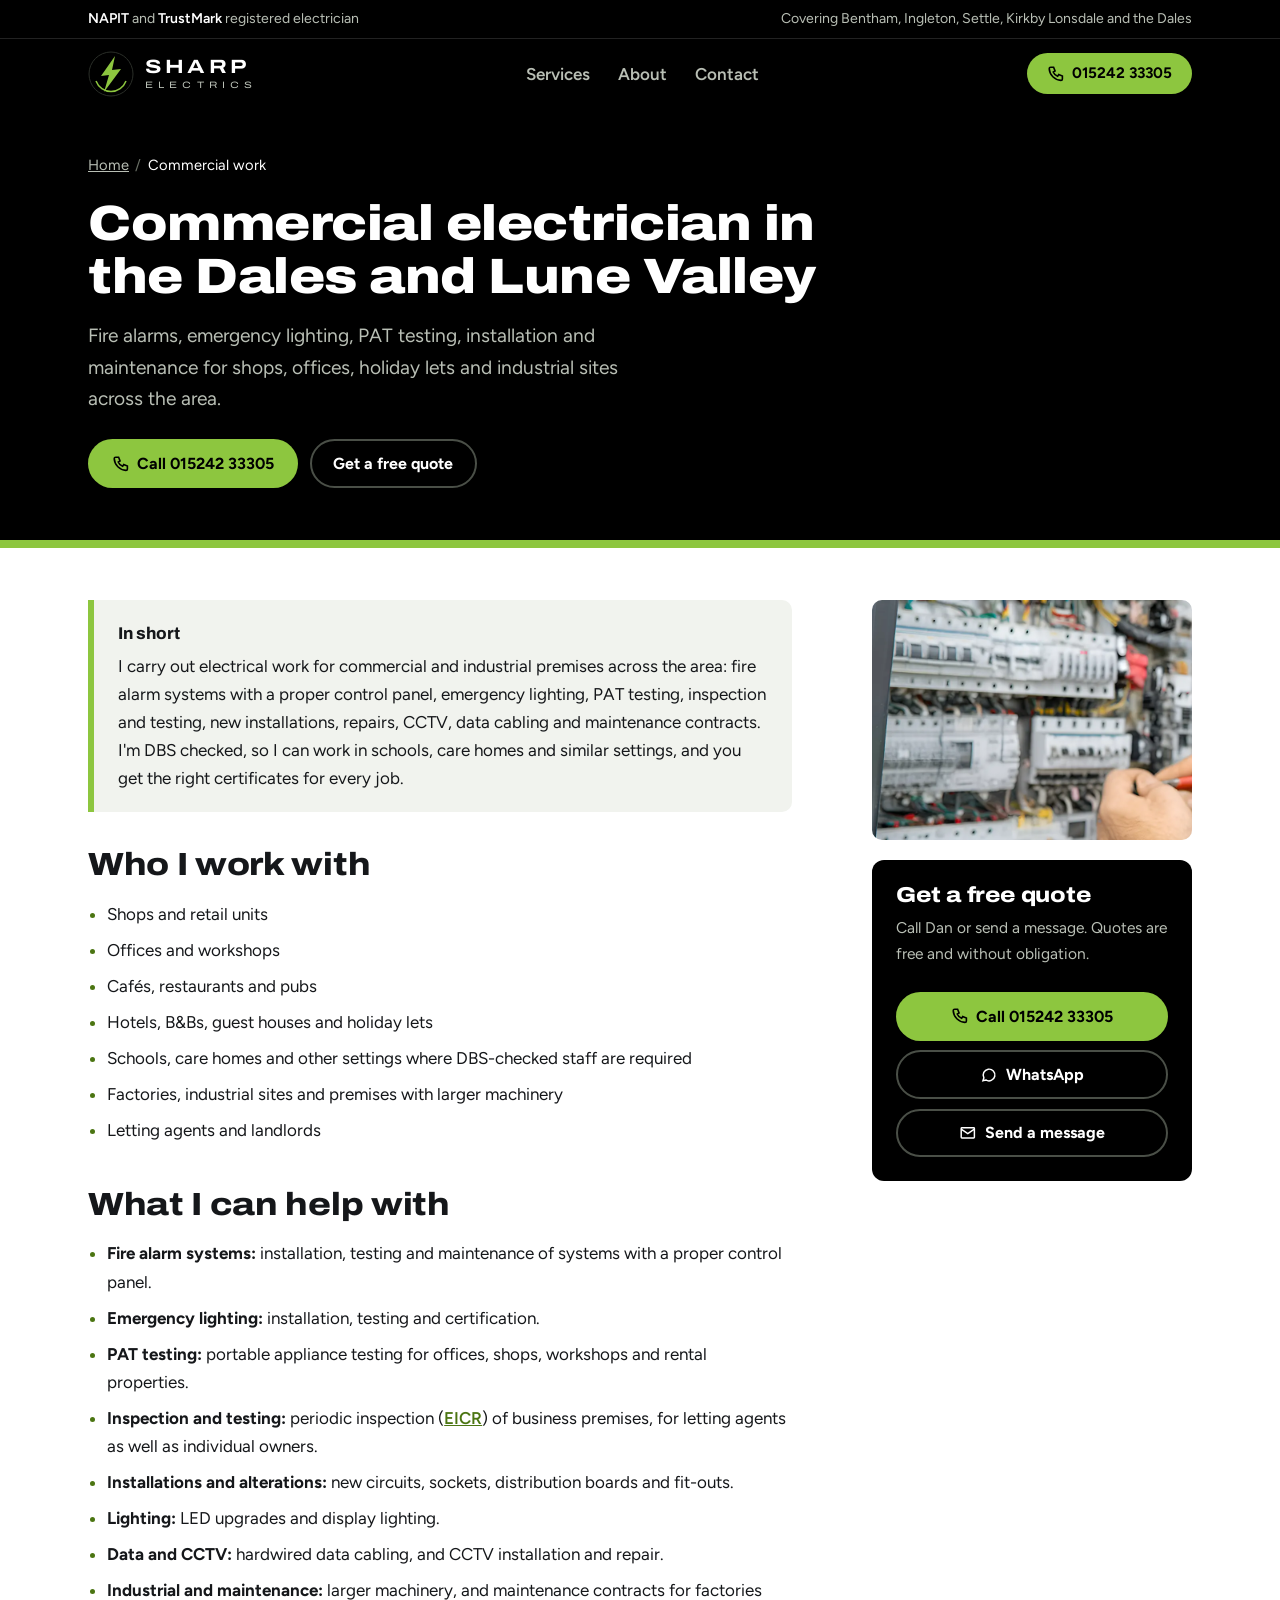
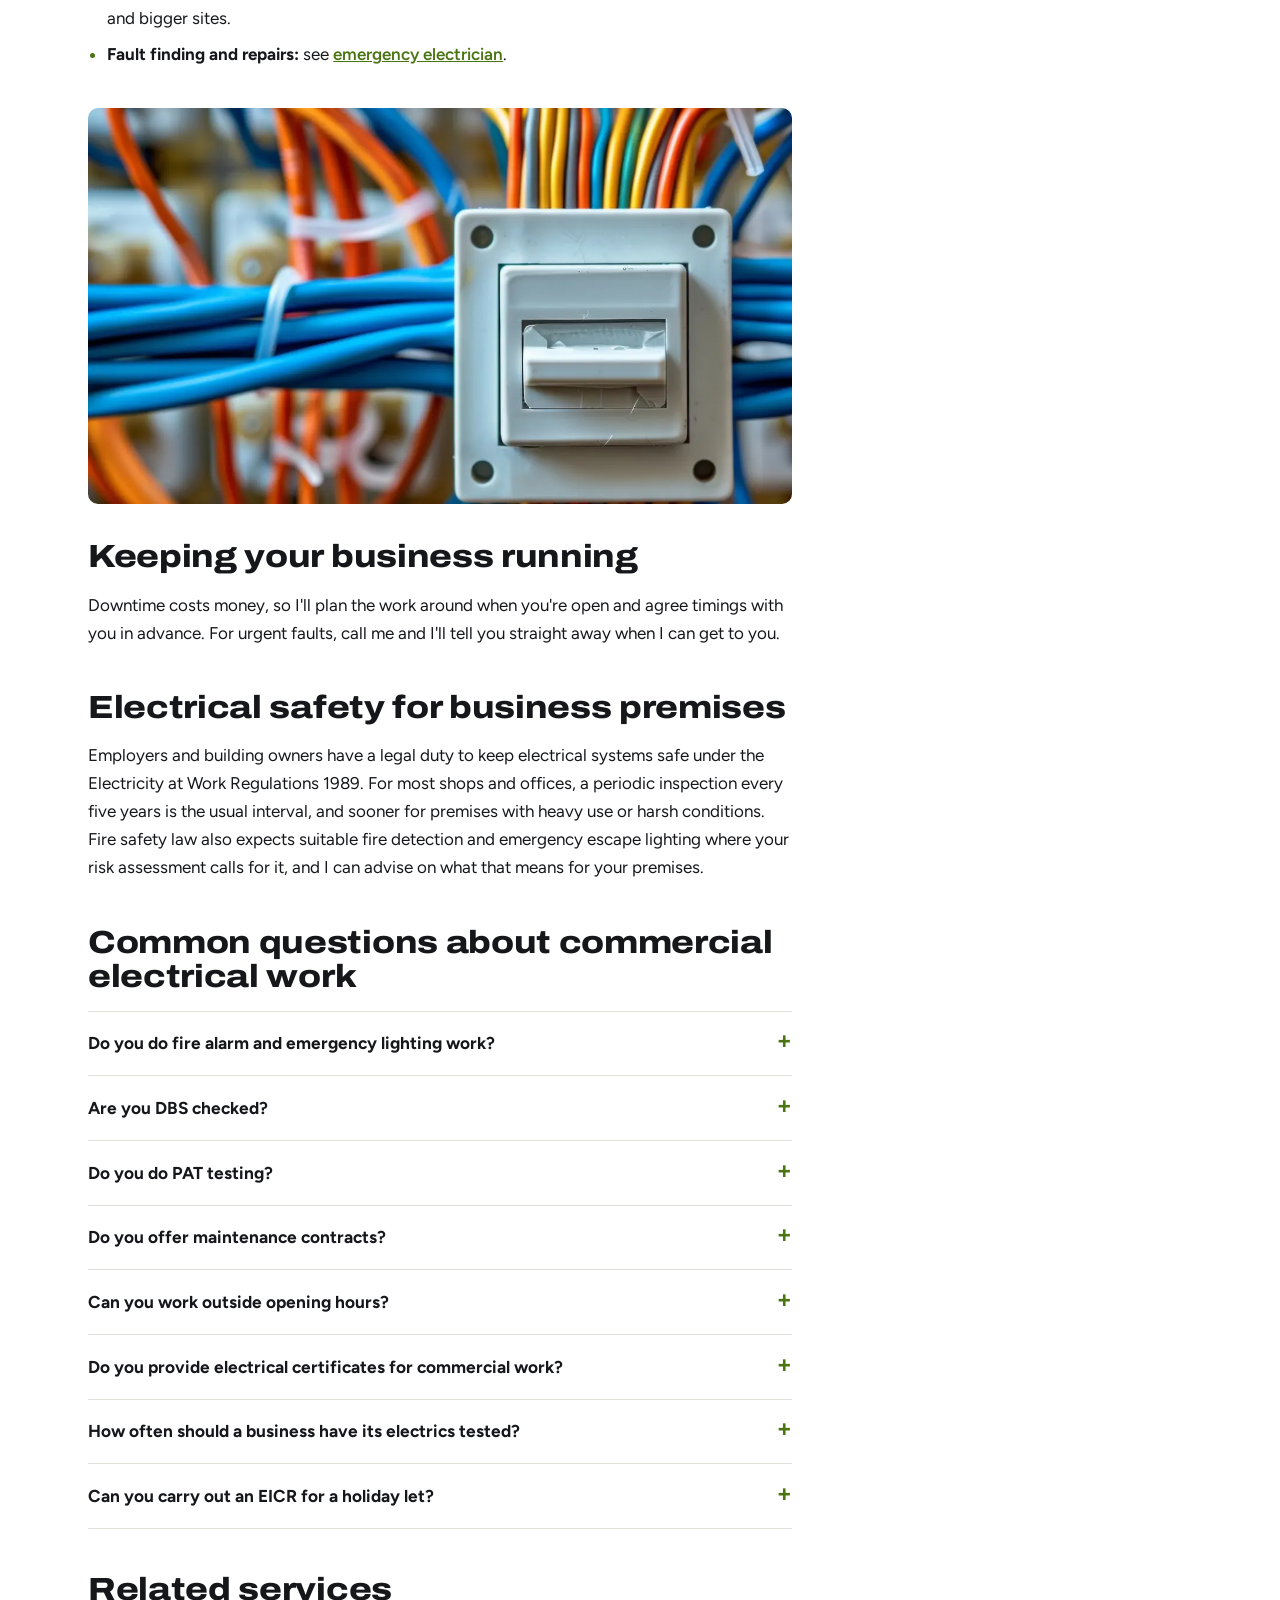
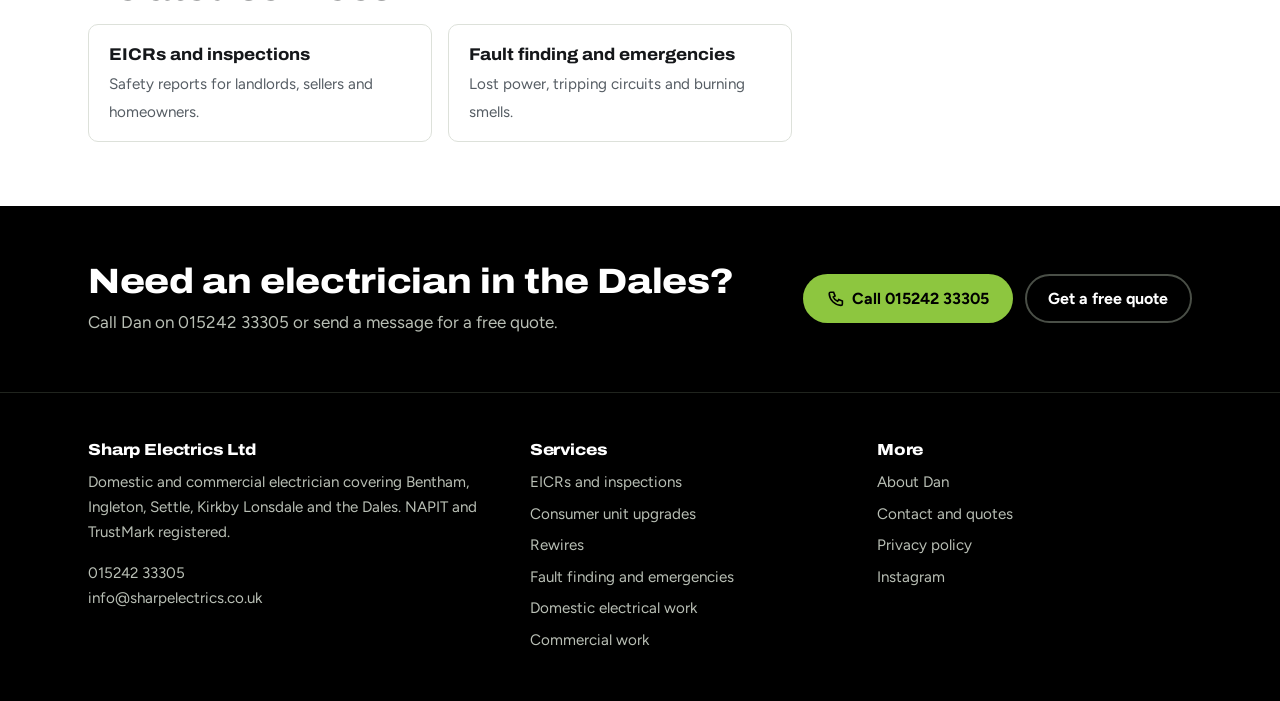
<file: commercial-electrician/index.html>
<!doctype html>
<html lang="en-GB"><head><meta charset="utf-8"><meta name="viewport" content="width=device-width, initial-scale=1"><title>Commercial Electrician in the Dales | Sharp Electrics</title><meta name="description" content="Commercial electrician in the Dales and Lune Valley: fire alarms, emergency lighting, PAT testing, EICRs and maintenance contracts. Call 015242 33305."><link rel="canonical" href="https://www.sharpelectrics.co.uk/commercial-electrician/"><meta name="robots" content="noindex,nofollow"><meta name="theme-color" content="#000000"><meta property="og:type" content="website"><meta property="og:locale" content="en_GB"><meta property="og:site_name" content="Sharp Electrics"><meta property="og:title" content="Commercial Electrician in the Dales | Sharp Electrics"><meta property="og:description" content="Commercial electrician in the Dales and Lune Valley: fire alarms, emergency lighting, PAT testing, EICRs and maintenance contracts. Call 015242 33305."><meta property="og:url" content="https://www.sharpelectrics.co.uk/commercial-electrician/"><meta property="og:image" content="https://www.sharpelectrics.co.uk/assets/img/og.jpg"><meta name="twitter:card" content="summary_large_image"><link rel="icon" href="../assets/img/favicon.svg" type="image/svg+xml"><link rel="apple-touch-icon" href="../assets/img/apple-touch-icon.png"><link rel="stylesheet" href="../assets/css/style.css"><script>document.documentElement.classList.add("js")</script><script type="application/ld+json">{"@context":"https://schema.org","@graph":[{"@type":"Electrician","@id":"https://www.sharpelectrics.co.uk/#business","name":"Sharp Electrics Ltd","legalName":"Sharp Electrics Ltd","url":"https://www.sharpelectrics.co.uk/","telephone":"+44 1524 233305","email":"info@sharpelectrics.co.uk","description":"Domestic and commercial electrician in Bentham covering Ingleton, Settle, Kirkby Lonsdale and the Yorkshire Dales. NAPIT and TrustMark registered.","image":"https://www.sharpelectrics.co.uk/assets/img/og.jpg","logo":"https://www.sharpelectrics.co.uk/assets/img/logo-512.png","foundingDate":"2024","founder":{"@type":"Person","name":"Dan Sharp"},"address":{"@type":"PostalAddress","addressLocality":"Bentham","addressRegion":"North Yorkshire","addressCountry":"GB"},"areaServed":[{"@type":"City","name":"Bentham"},{"@type":"City","name":"Ingleton"},{"@type":"City","name":"Settle"},{"@type":"City","name":"Kirkby Lonsdale"},{"@type":"City","name":"Carnforth"},{"@type":"City","name":"Caton"},{"@type":"City","name":"Hornby"},{"@type":"City","name":"Milnthorpe"},{"@type":"City","name":"Long Preston"},{"@type":"City","name":"Hellifield"}],"memberOf":[{"@type":"Organization","name":"NAPIT"},{"@type":"Organization","name":"TrustMark"}],"sameAs":["https://www.instagram.com/sharpelectricsltd/"]},{"@type":"BreadcrumbList","itemListElement":[{"@type":"ListItem","position":1,"name":"Home","item":"https://www.sharpelectrics.co.uk/"},{"@type":"ListItem","position":2,"name":"Commercial work","item":"https://www.sharpelectrics.co.uk/commercial-electrician/"}]},{"@type":"Service","@id":"https://www.sharpelectrics.co.uk/commercial-electrician/#service","name":"Commercial electrician in the Dales and Lune Valley","serviceType":"Commercial electrical installation and maintenance","url":"https://www.sharpelectrics.co.uk/commercial-electrician/","provider":{"@id":"https://www.sharpelectrics.co.uk/#business"},"areaServed":[{"@type":"City","name":"Bentham"},{"@type":"City","name":"Ingleton"},{"@type":"City","name":"Settle"},{"@type":"City","name":"Kirkby Lonsdale"},{"@type":"City","name":"Carnforth"},{"@type":"City","name":"Caton"},{"@type":"City","name":"Hornby"},{"@type":"City","name":"Milnthorpe"},{"@type":"City","name":"Long Preston"},{"@type":"City","name":"Hellifield"}],"description":"Commercial electrician in the Dales and Lune Valley: fire alarms, emergency lighting, PAT testing, EICRs and maintenance contracts. Call 015242 33305."},{"@type":"FAQPage","mainEntity":[{"@type":"Question","name":"Do you do fire alarm and emergency lighting work?","acceptedAnswer":{"@type":"Answer","text":"Yes. I install, test and maintain fire alarm systems with a proper control panel, and emergency lighting. Tell me about your premises and I'll advise on what's needed."}},{"@type":"Question","name":"Are you DBS checked?","acceptedAnswer":{"@type":"Answer","text":"Yes. I'm DBS checked, so I can work in schools, care homes and similar settings."}},{"@type":"Question","name":"Do you do PAT testing?","acceptedAnswer":{"@type":"Answer","text":"Yes. I carry out portable appliance testing for businesses and landlords."}},{"@type":"Question","name":"Do you offer maintenance contracts?","acceptedAnswer":{"@type":"Answer","text":"Yes, for factories and larger sites with bigger machinery. Get in touch and tell me what you have."}},{"@type":"Question","name":"Can you work outside opening hours?","acceptedAnswer":{"@type":"Answer","text":"Often, yes. I'll agree timings with you before I start so the work causes as little disruption as possible."}},{"@type":"Question","name":"Do you provide electrical certificates for commercial work?","acceptedAnswer":{"@type":"Answer","text":"Yes. Installation work comes with the relevant certificate, and an inspection and test comes with a full condition report."}},{"@type":"Question","name":"How often should a business have its electrics tested?","acceptedAnswer":{"@type":"Answer","text":"For most shops and offices, a periodic inspection every five years is the usual interval. Some premises, such as those with heavy use or harsh conditions, need it more often."}},{"@type":"Question","name":"Can you carry out an EICR for a holiday let?","acceptedAnswer":{"@type":"Answer","text":"Yes. Holiday lets and guest houses are commonly inspected every five years or when ownership changes. See my EICR page for how it works."}}]}]}</script></head>
<body><a class="skip" href="#main">Skip to content</a><div class="trustbar"><div class="wrap"><span><strong>NAPIT</strong> and <strong>TrustMark</strong> registered electrician</span><span>Covering Bentham, Ingleton, Settle, Kirkby Lonsdale and the Dales</span></div></div><header class="site"><div class="wrap"><a class="logo" href="../index.html" aria-label="Sharp Electrics home"><svg viewBox="0 0 46 46" aria-hidden="true"><circle cx="23" cy="23" r="22" fill="#000" stroke="#2A2E28"/><path d="M8 30 A16 16 0 0 0 38 30" fill="none" stroke="#8DC63F" stroke-width="1.5"/><path d="M27 5 L13 25 L21 24 L16 41 L33 18 L24 19 Z" fill="#8DC63F"/></svg><span class="logo-text"><b>SHARP</b><span>ELECTRICS</span></span></a><button class="menu-btn" type="button" aria-expanded="false" aria-controls="nav">Menu</button><nav class="main" id="nav" aria-label="Main"><ul><li class="has-sub"><a href="../index.html#services">Services</a><ul class="sub"><li><a href="../eicr-testing/index.html">EICRs and inspections</a></li><li><a href="../consumer-unit-upgrades/index.html">Consumer unit upgrades</a></li><li><a href="../rewires/index.html">Rewires</a></li><li><a href="../emergency-electrician/index.html">Fault finding and emergencies</a></li><li><a href="../domestic-electrician/index.html">Domestic electrical work</a></li><li><a href="../commercial-electrician/index.html" aria-current="page">Commercial work</a></li></ul></li><li><a href="../about/index.html">About</a></li><li><a href="../contact/index.html">Contact</a></li></ul></nav><a class="btn btn-lime call" href="tel:+441524233305"><svg viewBox="0 0 24 24" fill="none" stroke="currentColor" stroke-width="2.2" aria-hidden="true"><path d="M5 3h4l2 5-2.5 1.5a11 11 0 0 0 6 6L16 13l5 2v4a2 2 0 0 1-2 2A17 17 0 0 1 3 5a2 2 0 0 1 2-2"/></svg><span class="num-full">015242 33305</span><span class="num-short">Call</span></a></div></header><main id="main"><section class="page-head"><div class="wrap"><nav class="crumbs" aria-label="Breadcrumb"><ol><li><a href="../index.html">Home</a></li><li><span aria-current="page">Commercial work</span></li></ol></nav><h1>Commercial electrician in the Dales and Lune Valley</h1><p class="lede">Fire alarms, emergency lighting, PAT testing, installation and maintenance for shops, offices, holiday lets and industrial sites across the area.</p><div class="ctas"><a class="btn btn-lime" href="tel:+441524233305"><svg viewBox="0 0 24 24" fill="none" stroke="currentColor" stroke-width="2.2" aria-hidden="true"><path d="M5 3h4l2 5-2.5 1.5a11 11 0 0 0 6 6L16 13l5 2v4a2 2 0 0 1-2 2A17 17 0 0 1 3 5a2 2 0 0 1 2-2"/></svg> Call 015242 33305</a><a class="btn btn-ghost" href="../contact/index.html">Get a free quote</a></div></div></section><section class="content"><div class="wrap two-col"><article class="prose">
<div class="answer"><p class="label">In short</p><p>I carry out electrical work for commercial and industrial premises across the area: fire alarm systems with a proper control panel, emergency lighting, PAT testing, inspection and testing, new installations, repairs, CCTV, data cabling and maintenance contracts. I'm DBS checked, so I can work in schools, care homes and similar settings, and you get the right certificates for every job.</p></div>

<h2>Who I work with</h2>
<ul>
<li>Shops and retail units</li>
<li>Offices and workshops</li>
<li>Cafés, restaurants and pubs</li>
<li>Hotels, B&amp;Bs, guest houses and holiday lets</li>
<li>Schools, care homes and other settings where DBS-checked staff are required</li>
<li>Factories, industrial sites and premises with larger machinery</li>
<li>Letting agents and landlords</li>
</ul>

<h2>What I can help with</h2>
<ul>
<li><strong>Fire alarm systems:</strong> installation, testing and maintenance of systems with a proper control panel.</li>
<li><strong>Emergency lighting:</strong> installation, testing and certification.</li>
<li><strong>PAT testing:</strong> portable appliance testing for offices, shops, workshops and rental properties.</li>
<li><strong>Inspection and testing:</strong> periodic inspection (<a href="../eicr-testing/index.html">EICR</a>) of business premises, for letting agents as well as individual owners.</li>
<li><strong>Installations and alterations:</strong> new circuits, sockets, distribution boards and fit-outs.</li>
<li><strong>Lighting:</strong> LED upgrades and display lighting.</li>
<li><strong>Data and CCTV:</strong> hardwired data cabling, and CCTV installation and repair.</li>
<li><strong>Industrial and maintenance:</strong> larger machinery, and maintenance contracts for factories and bigger sites.</li>
<li><strong>Fault finding and repairs:</strong> see <a href="../emergency-electrician/index.html">emergency electrician</a>.</li>
</ul>

<figure class="inline-img"><img src="../assets/img/inline-f-cables.webp" width="1200" height="675" alt="Cabling for a commercial installation" loading="lazy"></figure><h2>Keeping your business running</h2>
<p>Downtime costs money, so I'll plan the work around when you're open and agree timings with you in advance. For urgent faults, call me and I'll tell you straight away when I can get to you.</p>

<h2>Electrical safety for business premises</h2>
<p>Employers and building owners have a legal duty to keep electrical systems safe under the Electricity at Work Regulations 1989. For most shops and offices, a periodic inspection every five years is the usual interval, and sooner for premises with heavy use or harsh conditions. Fire safety law also expects suitable fire detection and emergency escape lighting where your risk assessment calls for it, and I can advise on what that means for your premises.</p>
<h2>Common questions about commercial electrical work</h2><div class="faq"><details><summary>Do you do fire alarm and emergency lighting work?</summary><p>Yes. I install, test and maintain fire alarm systems with a proper control panel, and emergency lighting. Tell me about your premises and I'll advise on what's needed.</p></details><details><summary>Are you DBS checked?</summary><p>Yes. I'm DBS checked, so I can work in schools, care homes and similar settings.</p></details><details><summary>Do you do PAT testing?</summary><p>Yes. I carry out portable appliance testing for businesses and landlords.</p></details><details><summary>Do you offer maintenance contracts?</summary><p>Yes, for factories and larger sites with bigger machinery. Get in touch and tell me what you have.</p></details><details><summary>Can you work outside opening hours?</summary><p>Often, yes. I'll agree timings with you before I start so the work causes as little disruption as possible.</p></details><details><summary>Do you provide electrical certificates for commercial work?</summary><p>Yes. Installation work comes with the relevant certificate, and an inspection and test comes with a full condition report.</p></details><details><summary>How often should a business have its electrics tested?</summary><p>For most shops and offices, a periodic inspection every five years is the usual interval. Some premises, such as those with heavy use or harsh conditions, need it more often.</p></details><details><summary>Can you carry out an EICR for a holiday let?</summary><p>Yes. Holiday lets and guest houses are commonly inspected every five years or when ownership changes. See my <a href="../eicr-testing/index.html">EICR page</a> for how it works.</p></details></div><h2>Related services</h2><div class="related"><a href="../eicr-testing/index.html"><strong>EICRs and inspections</strong><span>Safety reports for landlords, sellers and homeowners.</span></a><a href="../emergency-electrician/index.html"><strong>Fault finding and emergencies</strong><span>Lost power, tripping circuits and burning smells.</span></a></div></article><aside class="side"><img src="../assets/img/commercial.webp" width="800" height="600" alt="Network and electrical cabling in a commercial installation" loading="lazy"><div class="contact-card"><h2>Get a free quote</h2><p>Call Dan or send a message. Quotes are free and without obligation.</p><a class="btn btn-lime" href="tel:+441524233305"><svg viewBox="0 0 24 24" fill="none" stroke="currentColor" stroke-width="2.2" aria-hidden="true"><path d="M5 3h4l2 5-2.5 1.5a11 11 0 0 0 6 6L16 13l5 2v4a2 2 0 0 1-2 2A17 17 0 0 1 3 5a2 2 0 0 1 2-2"/></svg> Call 015242 33305</a><a class="btn btn-ghost" href="https://wa.me/441524233305"><svg viewBox="0 0 24 24" fill="none" stroke="currentColor" stroke-width="2" aria-hidden="true"><path d="M4 20l1.3-3.9A8 8 0 1 1 8 19z"/></svg> WhatsApp</a><a class="btn btn-ghost" href="../contact/index.html"><svg viewBox="0 0 24 24" fill="none" stroke="currentColor" stroke-width="2" aria-hidden="true"><rect x="3" y="5" width="18" height="14" rx="1"/><path d="M3 7l9 6 9-6"/></svg> Send a message</a></div></aside></div></section><section class="cta"><div class="wrap"><div><h2>Need an electrician in the Dales?</h2><p>Call Dan on 015242 33305 or send a message for a free quote.</p></div><div class="ctas"><a class="btn btn-lime" href="tel:+441524233305"><svg viewBox="0 0 24 24" fill="none" stroke="currentColor" stroke-width="2.2" aria-hidden="true"><path d="M5 3h4l2 5-2.5 1.5a11 11 0 0 0 6 6L16 13l5 2v4a2 2 0 0 1-2 2A17 17 0 0 1 3 5a2 2 0 0 1 2-2"/></svg> Call 015242 33305</a><a class="btn btn-ghost" href="../contact/index.html">Get a free quote</a></div></div></section></main><footer class="site"><div class="wrap"><div><h2>Sharp Electrics Ltd</h2><p>Domestic and commercial electrician covering Bentham, Ingleton, Settle, Kirkby Lonsdale and the Dales. NAPIT and TrustMark registered.</p><p><a href="tel:+441524233305">015242 33305</a><br><a href="mailto:info@sharpelectrics.co.uk">info@sharpelectrics.co.uk</a></p></div><div><h2>Services</h2><ul><li><a href="../eicr-testing/index.html">EICRs and inspections</a></li><li><a href="../consumer-unit-upgrades/index.html">Consumer unit upgrades</a></li><li><a href="../rewires/index.html">Rewires</a></li><li><a href="../emergency-electrician/index.html">Fault finding and emergencies</a></li><li><a href="../domestic-electrician/index.html">Domestic electrical work</a></li><li><a href="../commercial-electrician/index.html">Commercial work</a></li></ul></div><div><h2>More</h2><ul><li><a href="../about/index.html">About Dan</a></li><li><a href="../contact/index.html">Contact and quotes</a></li><li><a href="../privacy-policy/index.html">Privacy policy</a></li><li><a href="https://www.instagram.com/sharpelectricsltd/" rel="noopener">Instagram</a></li></ul></div></div></footer><div class="callbar"><a class="btn btn-lime" href="tel:+441524233305">Call Dan</a><a class="btn btn-ghost" href="https://wa.me/441524233305">WhatsApp</a></div><script src="../assets/js/main.js" defer></script></body></html>
</file>
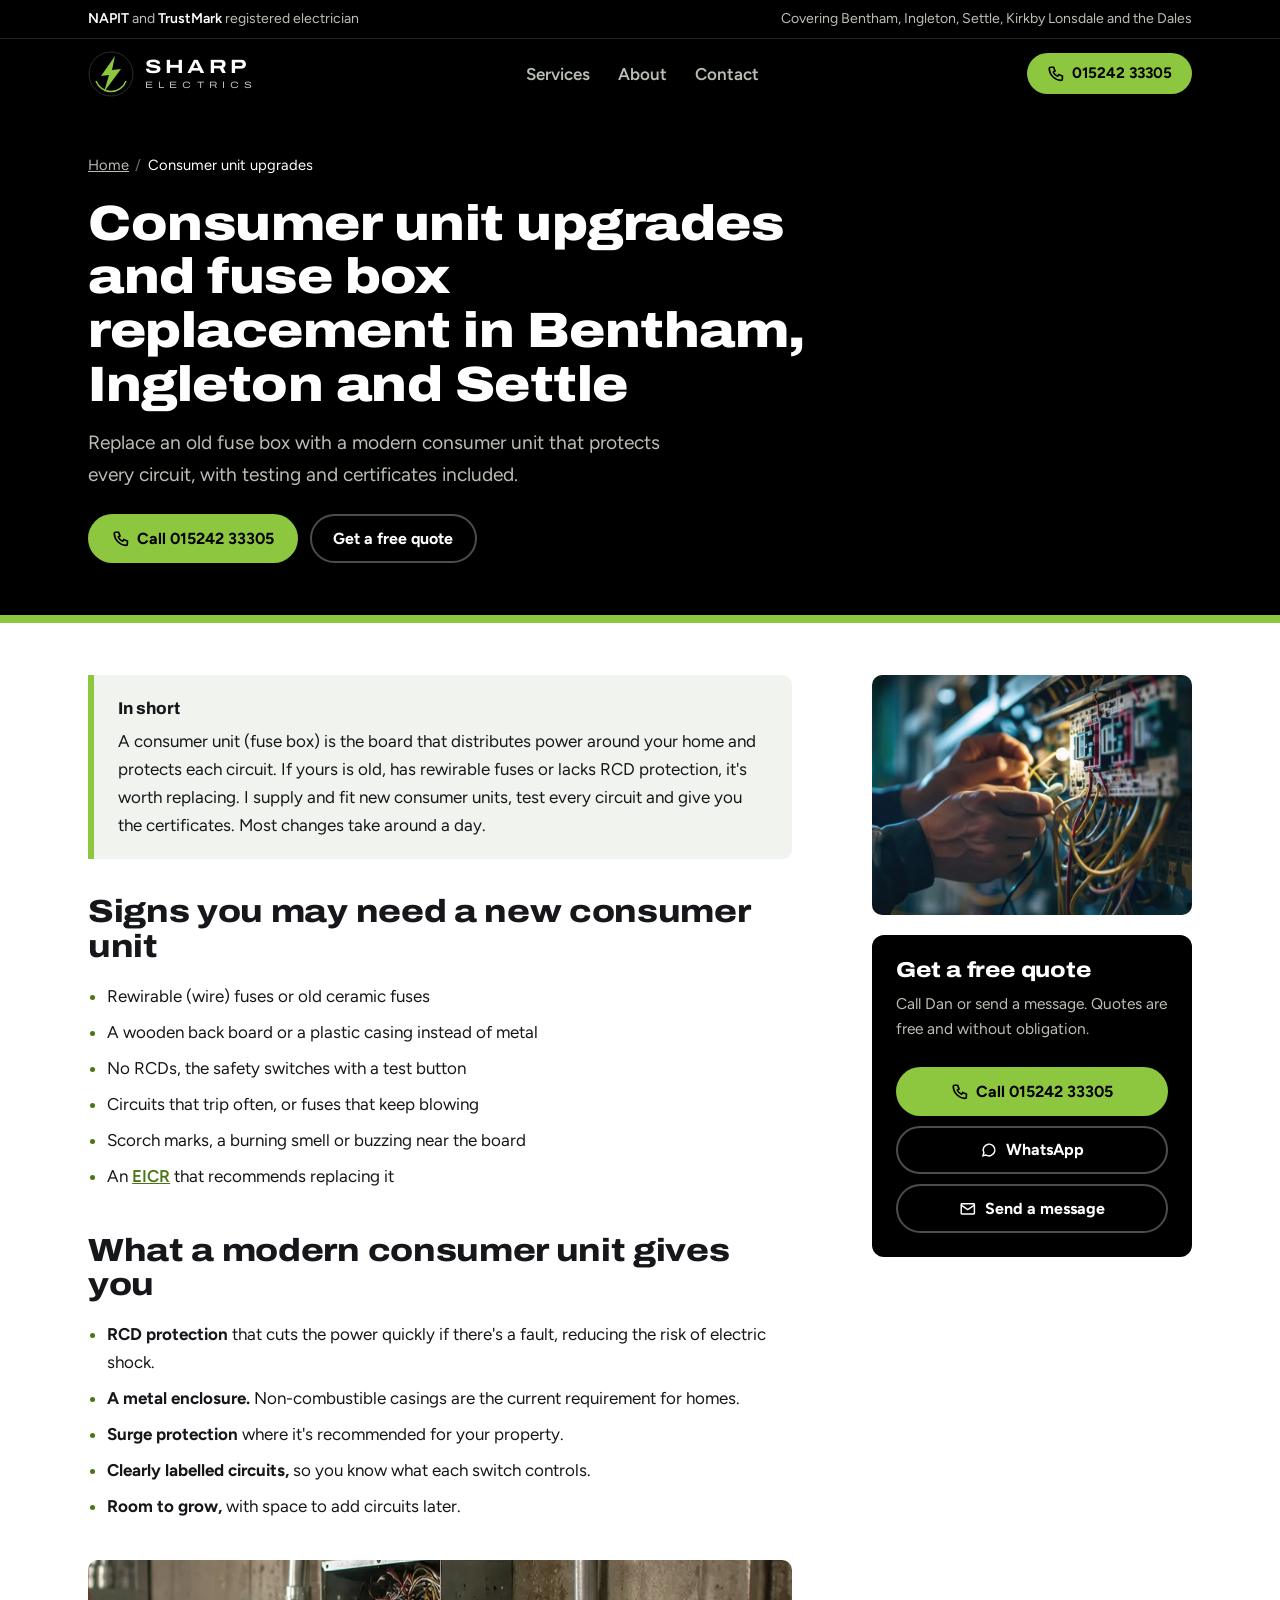
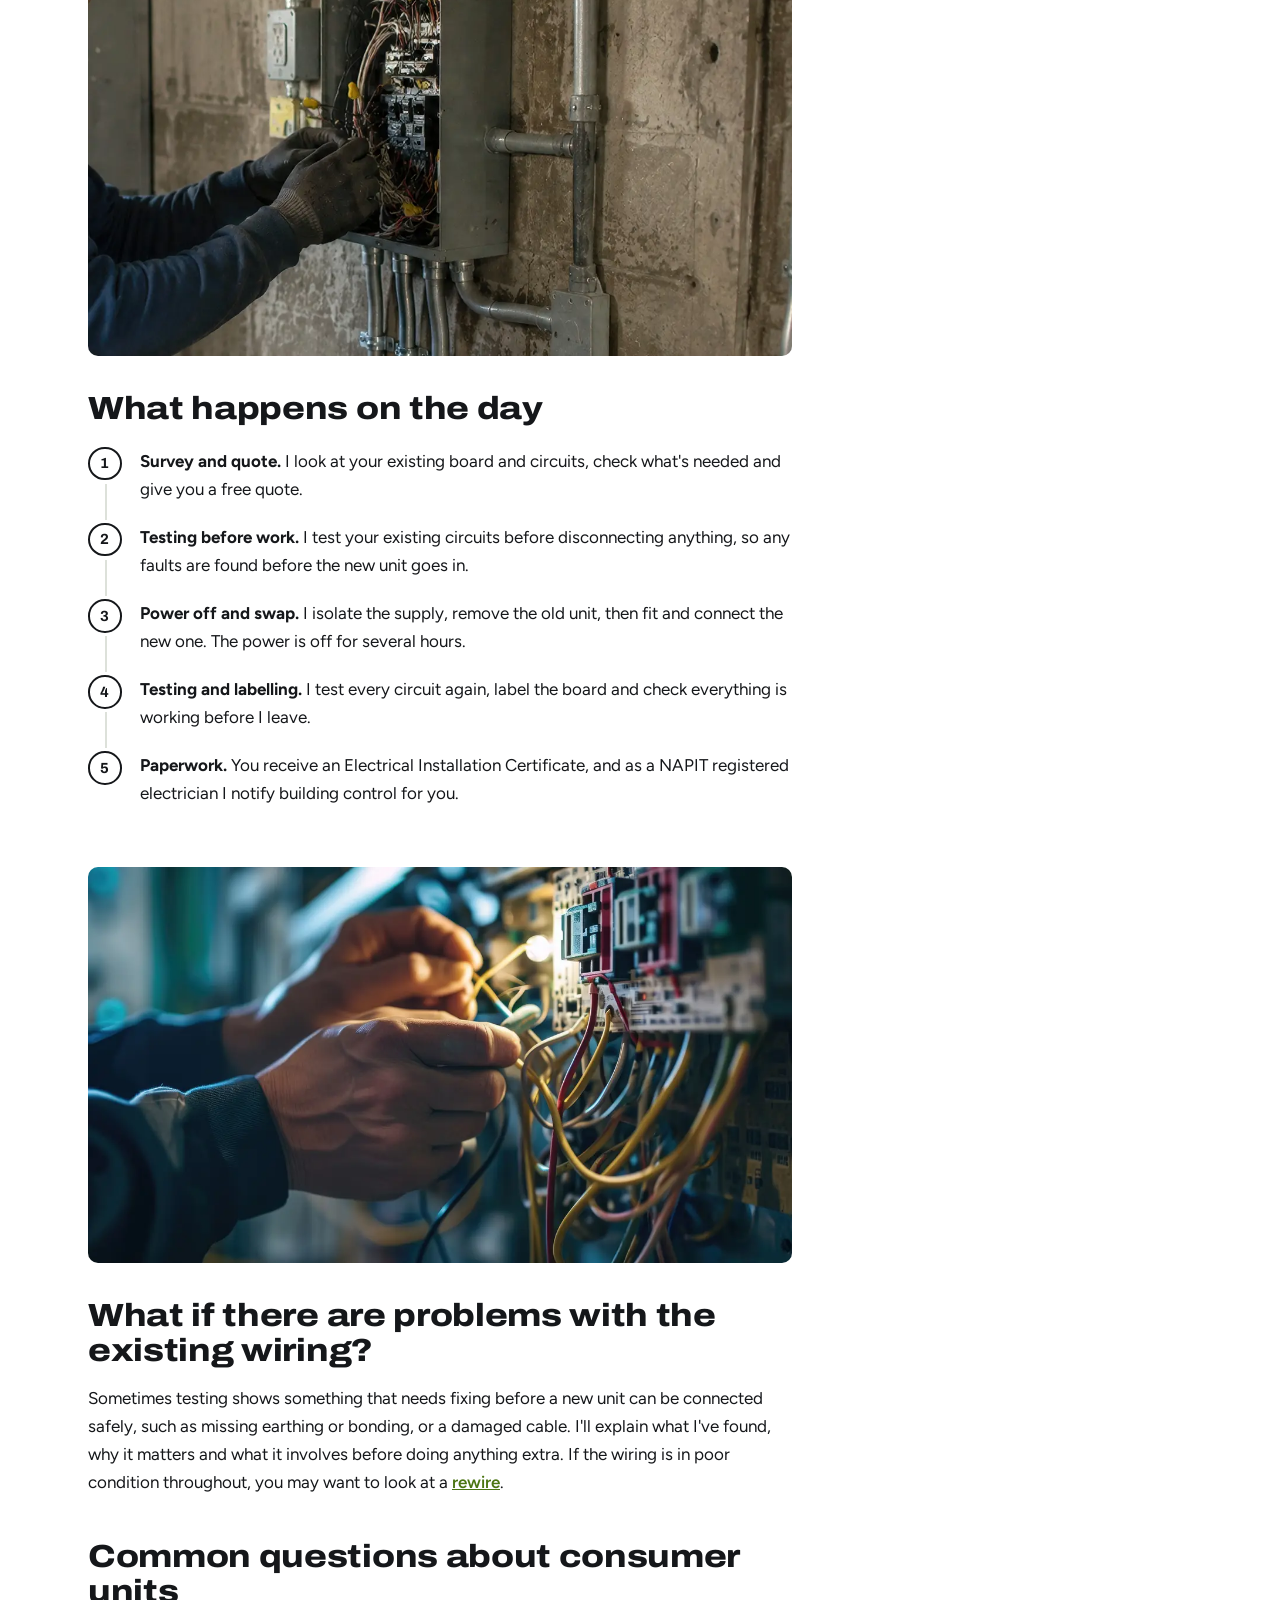
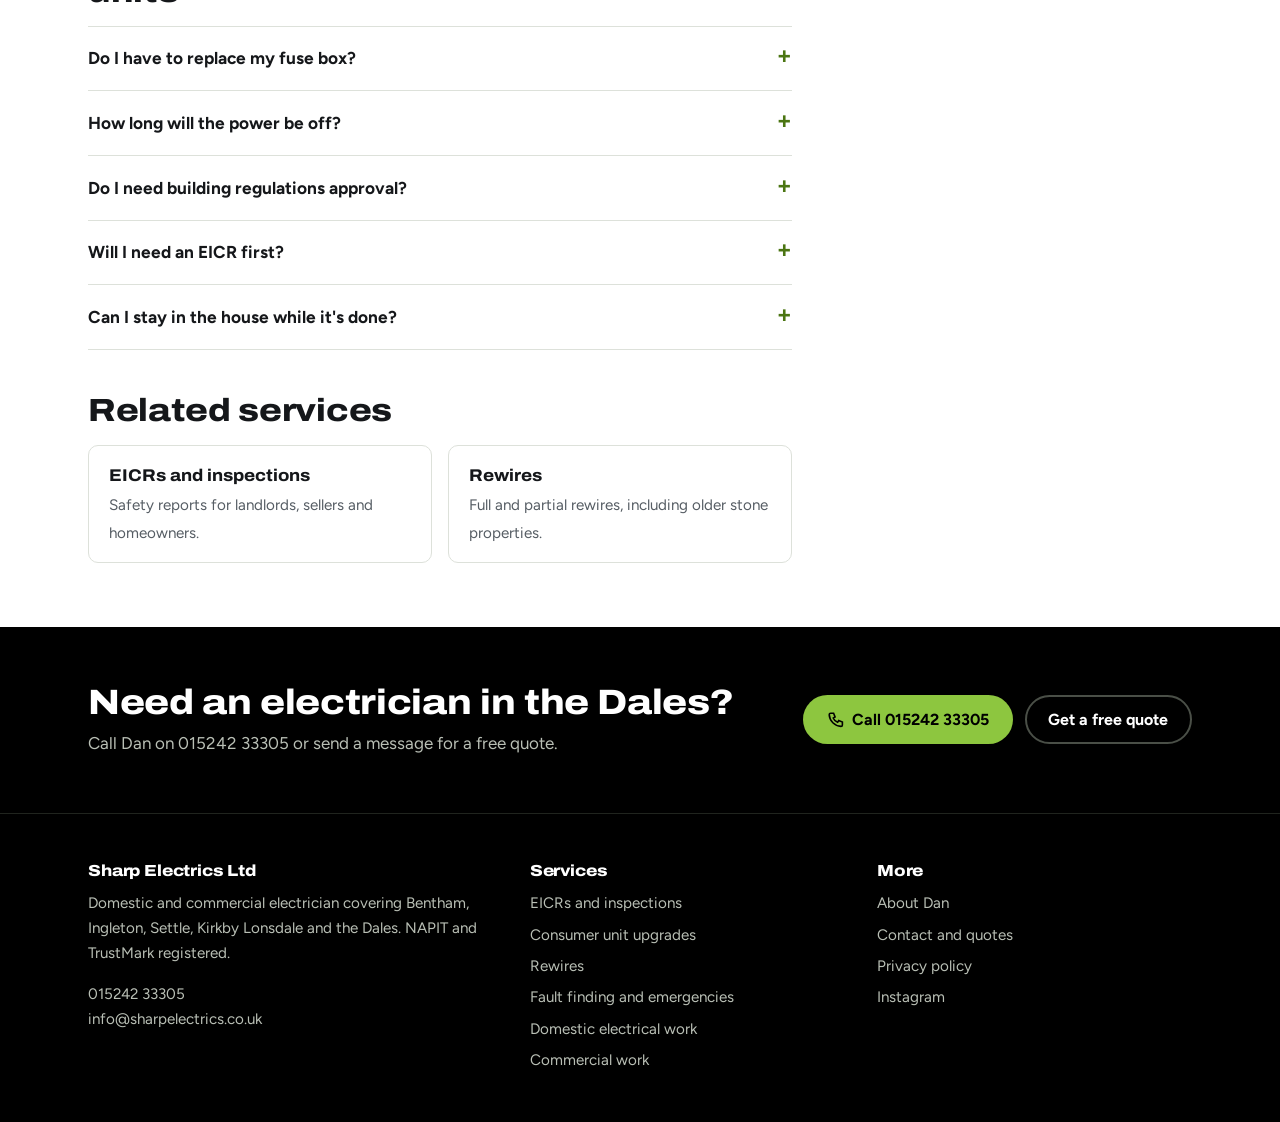
<file: consumer-unit-upgrades/index.html>
<!doctype html>
<html lang="en-GB"><head><meta charset="utf-8"><meta name="viewport" content="width=device-width, initial-scale=1"><title>Consumer Unit Upgrades in Bentham &amp; Settle | Sharp Electrics</title><meta name="description" content="Fuse box and consumer unit upgrades in Bentham, Ingleton, Settle and the Dales. Tested, certified and notified for you. Call 015242 33305."><link rel="canonical" href="https://www.sharpelectrics.co.uk/consumer-unit-upgrades/"><meta name="robots" content="noindex,nofollow"><meta name="theme-color" content="#000000"><meta property="og:type" content="website"><meta property="og:locale" content="en_GB"><meta property="og:site_name" content="Sharp Electrics"><meta property="og:title" content="Consumer Unit Upgrades in Bentham &amp; Settle | Sharp Electrics"><meta property="og:description" content="Fuse box and consumer unit upgrades in Bentham, Ingleton, Settle and the Dales. Tested, certified and notified for you. Call 015242 33305."><meta property="og:url" content="https://www.sharpelectrics.co.uk/consumer-unit-upgrades/"><meta property="og:image" content="https://www.sharpelectrics.co.uk/assets/img/og.jpg"><meta name="twitter:card" content="summary_large_image"><link rel="icon" href="../assets/img/favicon.svg" type="image/svg+xml"><link rel="apple-touch-icon" href="../assets/img/apple-touch-icon.png"><link rel="stylesheet" href="../assets/css/style.css"><script>document.documentElement.classList.add("js")</script><script type="application/ld+json">{"@context":"https://schema.org","@graph":[{"@type":"Electrician","@id":"https://www.sharpelectrics.co.uk/#business","name":"Sharp Electrics Ltd","legalName":"Sharp Electrics Ltd","url":"https://www.sharpelectrics.co.uk/","telephone":"+44 1524 233305","email":"info@sharpelectrics.co.uk","description":"Domestic and commercial electrician in Bentham covering Ingleton, Settle, Kirkby Lonsdale and the Yorkshire Dales. NAPIT and TrustMark registered.","image":"https://www.sharpelectrics.co.uk/assets/img/og.jpg","logo":"https://www.sharpelectrics.co.uk/assets/img/logo-512.png","foundingDate":"2024","founder":{"@type":"Person","name":"Dan Sharp"},"address":{"@type":"PostalAddress","addressLocality":"Bentham","addressRegion":"North Yorkshire","addressCountry":"GB"},"areaServed":[{"@type":"City","name":"Bentham"},{"@type":"City","name":"Ingleton"},{"@type":"City","name":"Settle"},{"@type":"City","name":"Kirkby Lonsdale"},{"@type":"City","name":"Carnforth"},{"@type":"City","name":"Caton"},{"@type":"City","name":"Hornby"},{"@type":"City","name":"Milnthorpe"},{"@type":"City","name":"Long Preston"},{"@type":"City","name":"Hellifield"}],"memberOf":[{"@type":"Organization","name":"NAPIT"},{"@type":"Organization","name":"TrustMark"}],"sameAs":["https://www.instagram.com/sharpelectricsltd/"]},{"@type":"BreadcrumbList","itemListElement":[{"@type":"ListItem","position":1,"name":"Home","item":"https://www.sharpelectrics.co.uk/"},{"@type":"ListItem","position":2,"name":"Consumer unit upgrades","item":"https://www.sharpelectrics.co.uk/consumer-unit-upgrades/"}]},{"@type":"Service","@id":"https://www.sharpelectrics.co.uk/consumer-unit-upgrades/#service","name":"Consumer unit upgrades and fuse box replacement in Bentham, Ingleton and Settle","serviceType":"Consumer unit (fuse box) replacement","url":"https://www.sharpelectrics.co.uk/consumer-unit-upgrades/","provider":{"@id":"https://www.sharpelectrics.co.uk/#business"},"areaServed":[{"@type":"City","name":"Bentham"},{"@type":"City","name":"Ingleton"},{"@type":"City","name":"Settle"},{"@type":"City","name":"Kirkby Lonsdale"},{"@type":"City","name":"Carnforth"},{"@type":"City","name":"Caton"},{"@type":"City","name":"Hornby"},{"@type":"City","name":"Milnthorpe"},{"@type":"City","name":"Long Preston"},{"@type":"City","name":"Hellifield"}],"description":"Fuse box and consumer unit upgrades in Bentham, Ingleton, Settle and the Dales. Tested, certified and notified for you. Call 015242 33305."},{"@type":"FAQPage","mainEntity":[{"@type":"Question","name":"Do I have to replace my fuse box?","acceptedAnswer":{"@type":"Answer","text":"Not automatically. But a board without RCD protection, or in a combustible casing, doesn't meet current standards, and an EICR may recommend replacing it. If you're unsure, I can look at it and tell you straight."}},{"@type":"Question","name":"How long will the power be off?","acceptedAnswer":{"@type":"Answer","text":"Usually several hours on the day, depending on the size of the board and the state of the existing wiring. I'll give you a realistic idea when I quote so you can plan around it."}},{"@type":"Question","name":"Do I need building regulations approval?","acceptedAnswer":{"@type":"Answer","text":"Replacing a consumer unit in England is notifiable work. Because I'm registered with NAPIT, I can notify building control through the scheme and you'll receive a compliance certificate, so you don't need to arrange anything yourself."}},{"@type":"Question","name":"Will I need an EICR first?","acceptedAnswer":{"@type":"Answer","text":"No. I test the existing circuits before and after fitting the new unit as part of the job. If you want a full report on the whole installation, I can do an EICR separately."}},{"@type":"Question","name":"Can I stay in the house while it's done?","acceptedAnswer":{"@type":"Answer","text":"Yes. You'll be without power for part of the day. I'll let you know when it's going off and when it's back on."}}]}]}</script></head>
<body><a class="skip" href="#main">Skip to content</a><div class="trustbar"><div class="wrap"><span><strong>NAPIT</strong> and <strong>TrustMark</strong> registered electrician</span><span>Covering Bentham, Ingleton, Settle, Kirkby Lonsdale and the Dales</span></div></div><header class="site"><div class="wrap"><a class="logo" href="../index.html" aria-label="Sharp Electrics home"><svg viewBox="0 0 46 46" aria-hidden="true"><circle cx="23" cy="23" r="22" fill="#000" stroke="#2A2E28"/><path d="M8 30 A16 16 0 0 0 38 30" fill="none" stroke="#8DC63F" stroke-width="1.5"/><path d="M27 5 L13 25 L21 24 L16 41 L33 18 L24 19 Z" fill="#8DC63F"/></svg><span class="logo-text"><b>SHARP</b><span>ELECTRICS</span></span></a><button class="menu-btn" type="button" aria-expanded="false" aria-controls="nav">Menu</button><nav class="main" id="nav" aria-label="Main"><ul><li class="has-sub"><a href="../index.html#services">Services</a><ul class="sub"><li><a href="../eicr-testing/index.html">EICRs and inspections</a></li><li><a href="../consumer-unit-upgrades/index.html" aria-current="page">Consumer unit upgrades</a></li><li><a href="../rewires/index.html">Rewires</a></li><li><a href="../emergency-electrician/index.html">Fault finding and emergencies</a></li><li><a href="../domestic-electrician/index.html">Domestic electrical work</a></li><li><a href="../commercial-electrician/index.html">Commercial work</a></li></ul></li><li><a href="../about/index.html">About</a></li><li><a href="../contact/index.html">Contact</a></li></ul></nav><a class="btn btn-lime call" href="tel:+441524233305"><svg viewBox="0 0 24 24" fill="none" stroke="currentColor" stroke-width="2.2" aria-hidden="true"><path d="M5 3h4l2 5-2.5 1.5a11 11 0 0 0 6 6L16 13l5 2v4a2 2 0 0 1-2 2A17 17 0 0 1 3 5a2 2 0 0 1 2-2"/></svg><span class="num-full">015242 33305</span><span class="num-short">Call</span></a></div></header><main id="main"><section class="page-head"><div class="wrap"><nav class="crumbs" aria-label="Breadcrumb"><ol><li><a href="../index.html">Home</a></li><li><span aria-current="page">Consumer unit upgrades</span></li></ol></nav><h1>Consumer unit upgrades and fuse box replacement in Bentham, Ingleton and Settle</h1><p class="lede">Replace an old fuse box with a modern consumer unit that protects every circuit, with testing and certificates included.</p><div class="ctas"><a class="btn btn-lime" href="tel:+441524233305"><svg viewBox="0 0 24 24" fill="none" stroke="currentColor" stroke-width="2.2" aria-hidden="true"><path d="M5 3h4l2 5-2.5 1.5a11 11 0 0 0 6 6L16 13l5 2v4a2 2 0 0 1-2 2A17 17 0 0 1 3 5a2 2 0 0 1 2-2"/></svg> Call 015242 33305</a><a class="btn btn-ghost" href="../contact/index.html">Get a free quote</a></div></div></section><section class="content"><div class="wrap two-col"><article class="prose">
<div class="answer"><p class="label">In short</p><p>A consumer unit (fuse box) is the board that distributes power around your home and protects each circuit. If yours is old, has rewirable fuses or lacks RCD protection, it's worth replacing. I supply and fit new consumer units, test every circuit and give you the certificates. Most changes take around a day.</p></div>

<h2>Signs you may need a new consumer unit</h2>
<ul>
<li>Rewirable (wire) fuses or old ceramic fuses</li>
<li>A wooden back board or a plastic casing instead of metal</li>
<li>No RCDs, the safety switches with a test button</li>
<li>Circuits that trip often, or fuses that keep blowing</li>
<li>Scorch marks, a burning smell or buzzing near the board</li>
<li>An <a href="../eicr-testing/index.html">EICR</a> that recommends replacing it</li>
</ul>

<h2>What a modern consumer unit gives you</h2>
<ul>
<li><strong>RCD protection</strong> that cuts the power quickly if there's a fault, reducing the risk of electric shock.</li>
<li><strong>A metal enclosure.</strong> Non-combustible casings are the current requirement for homes.</li>
<li><strong>Surge protection</strong> where it's recommended for your property.</li>
<li><strong>Clearly labelled circuits,</strong> so you know what each switch controls.</li>
<li><strong>Room to grow,</strong> with space to add circuits later.</li>
</ul>

<figure class="inline-img"><img src="../assets/img/inline-c-panel.webp" width="1200" height="675" alt="Electrician working on a consumer unit" loading="lazy"></figure><h2>What happens on the day</h2>
<ol class="steps">
<li><strong>Survey and quote.</strong> I look at your existing board and circuits, check what's needed and give you a free quote.</li>
<li><strong>Testing before work.</strong> I test your existing circuits before disconnecting anything, so any faults are found before the new unit goes in.</li>
<li><strong>Power off and swap.</strong> I isolate the supply, remove the old unit, then fit and connect the new one. The power is off for several hours.</li>
<li><strong>Testing and labelling.</strong> I test every circuit again, label the board and check everything is working before I leave.</li>
<li><strong>Paperwork.</strong> You receive an Electrical Installation Certificate, and as a NAPIT registered electrician I notify building control for you.</li>
</ol>

<figure class="inline-img"><img src="../assets/img/inline-a-hands.webp" width="1200" height="675" alt="Hands connecting wires in a consumer unit" loading="lazy"></figure><h2>What if there are problems with the existing wiring?</h2>
<p>Sometimes testing shows something that needs fixing before a new unit can be connected safely, such as missing earthing or bonding, or a damaged cable. I'll explain what I've found, why it matters and what it involves before doing anything extra. If the wiring is in poor condition throughout, you may want to look at a <a href="../rewires/index.html">rewire</a>.</p>
<h2>Common questions about consumer units</h2><div class="faq"><details><summary>Do I have to replace my fuse box?</summary><p>Not automatically. But a board without RCD protection, or in a combustible casing, doesn't meet current standards, and an EICR may recommend replacing it. If you're unsure, I can look at it and tell you straight.</p></details><details><summary>How long will the power be off?</summary><p>Usually several hours on the day, depending on the size of the board and the state of the existing wiring. I'll give you a realistic idea when I quote so you can plan around it.</p></details><details><summary>Do I need building regulations approval?</summary><p>Replacing a consumer unit in England is notifiable work. Because I'm registered with NAPIT, I can notify building control through the scheme and you'll receive a compliance certificate, so you don't need to arrange anything yourself.</p></details><details><summary>Will I need an EICR first?</summary><p>No. I test the existing circuits before and after fitting the new unit as part of the job. If you want a full report on the whole installation, I can do an EICR separately.</p></details><details><summary>Can I stay in the house while it's done?</summary><p>Yes. You'll be without power for part of the day. I'll let you know when it's going off and when it's back on.</p></details></div><h2>Related services</h2><div class="related"><a href="../eicr-testing/index.html"><strong>EICRs and inspections</strong><span>Safety reports for landlords, sellers and homeowners.</span></a><a href="../rewires/index.html"><strong>Rewires</strong><span>Full and partial rewires, including older stone properties.</span></a></div></article><aside class="side"><img src="../assets/img/consumer-unit.webp" width="800" height="600" alt="Electrician wiring up a consumer unit" loading="lazy"><div class="contact-card"><h2>Get a free quote</h2><p>Call Dan or send a message. Quotes are free and without obligation.</p><a class="btn btn-lime" href="tel:+441524233305"><svg viewBox="0 0 24 24" fill="none" stroke="currentColor" stroke-width="2.2" aria-hidden="true"><path d="M5 3h4l2 5-2.5 1.5a11 11 0 0 0 6 6L16 13l5 2v4a2 2 0 0 1-2 2A17 17 0 0 1 3 5a2 2 0 0 1 2-2"/></svg> Call 015242 33305</a><a class="btn btn-ghost" href="https://wa.me/441524233305"><svg viewBox="0 0 24 24" fill="none" stroke="currentColor" stroke-width="2" aria-hidden="true"><path d="M4 20l1.3-3.9A8 8 0 1 1 8 19z"/></svg> WhatsApp</a><a class="btn btn-ghost" href="../contact/index.html"><svg viewBox="0 0 24 24" fill="none" stroke="currentColor" stroke-width="2" aria-hidden="true"><rect x="3" y="5" width="18" height="14" rx="1"/><path d="M3 7l9 6 9-6"/></svg> Send a message</a></div></aside></div></section><section class="cta"><div class="wrap"><div><h2>Need an electrician in the Dales?</h2><p>Call Dan on 015242 33305 or send a message for a free quote.</p></div><div class="ctas"><a class="btn btn-lime" href="tel:+441524233305"><svg viewBox="0 0 24 24" fill="none" stroke="currentColor" stroke-width="2.2" aria-hidden="true"><path d="M5 3h4l2 5-2.5 1.5a11 11 0 0 0 6 6L16 13l5 2v4a2 2 0 0 1-2 2A17 17 0 0 1 3 5a2 2 0 0 1 2-2"/></svg> Call 015242 33305</a><a class="btn btn-ghost" href="../contact/index.html">Get a free quote</a></div></div></section></main><footer class="site"><div class="wrap"><div><h2>Sharp Electrics Ltd</h2><p>Domestic and commercial electrician covering Bentham, Ingleton, Settle, Kirkby Lonsdale and the Dales. NAPIT and TrustMark registered.</p><p><a href="tel:+441524233305">015242 33305</a><br><a href="mailto:info@sharpelectrics.co.uk">info@sharpelectrics.co.uk</a></p></div><div><h2>Services</h2><ul><li><a href="../eicr-testing/index.html">EICRs and inspections</a></li><li><a href="../consumer-unit-upgrades/index.html">Consumer unit upgrades</a></li><li><a href="../rewires/index.html">Rewires</a></li><li><a href="../emergency-electrician/index.html">Fault finding and emergencies</a></li><li><a href="../domestic-electrician/index.html">Domestic electrical work</a></li><li><a href="../commercial-electrician/index.html">Commercial work</a></li></ul></div><div><h2>More</h2><ul><li><a href="../about/index.html">About Dan</a></li><li><a href="../contact/index.html">Contact and quotes</a></li><li><a href="../privacy-policy/index.html">Privacy policy</a></li><li><a href="https://www.instagram.com/sharpelectricsltd/" rel="noopener">Instagram</a></li></ul></div></div></footer><div class="callbar"><a class="btn btn-lime" href="tel:+441524233305">Call Dan</a><a class="btn btn-ghost" href="https://wa.me/441524233305">WhatsApp</a></div><script src="../assets/js/main.js" defer></script></body></html>
</file>
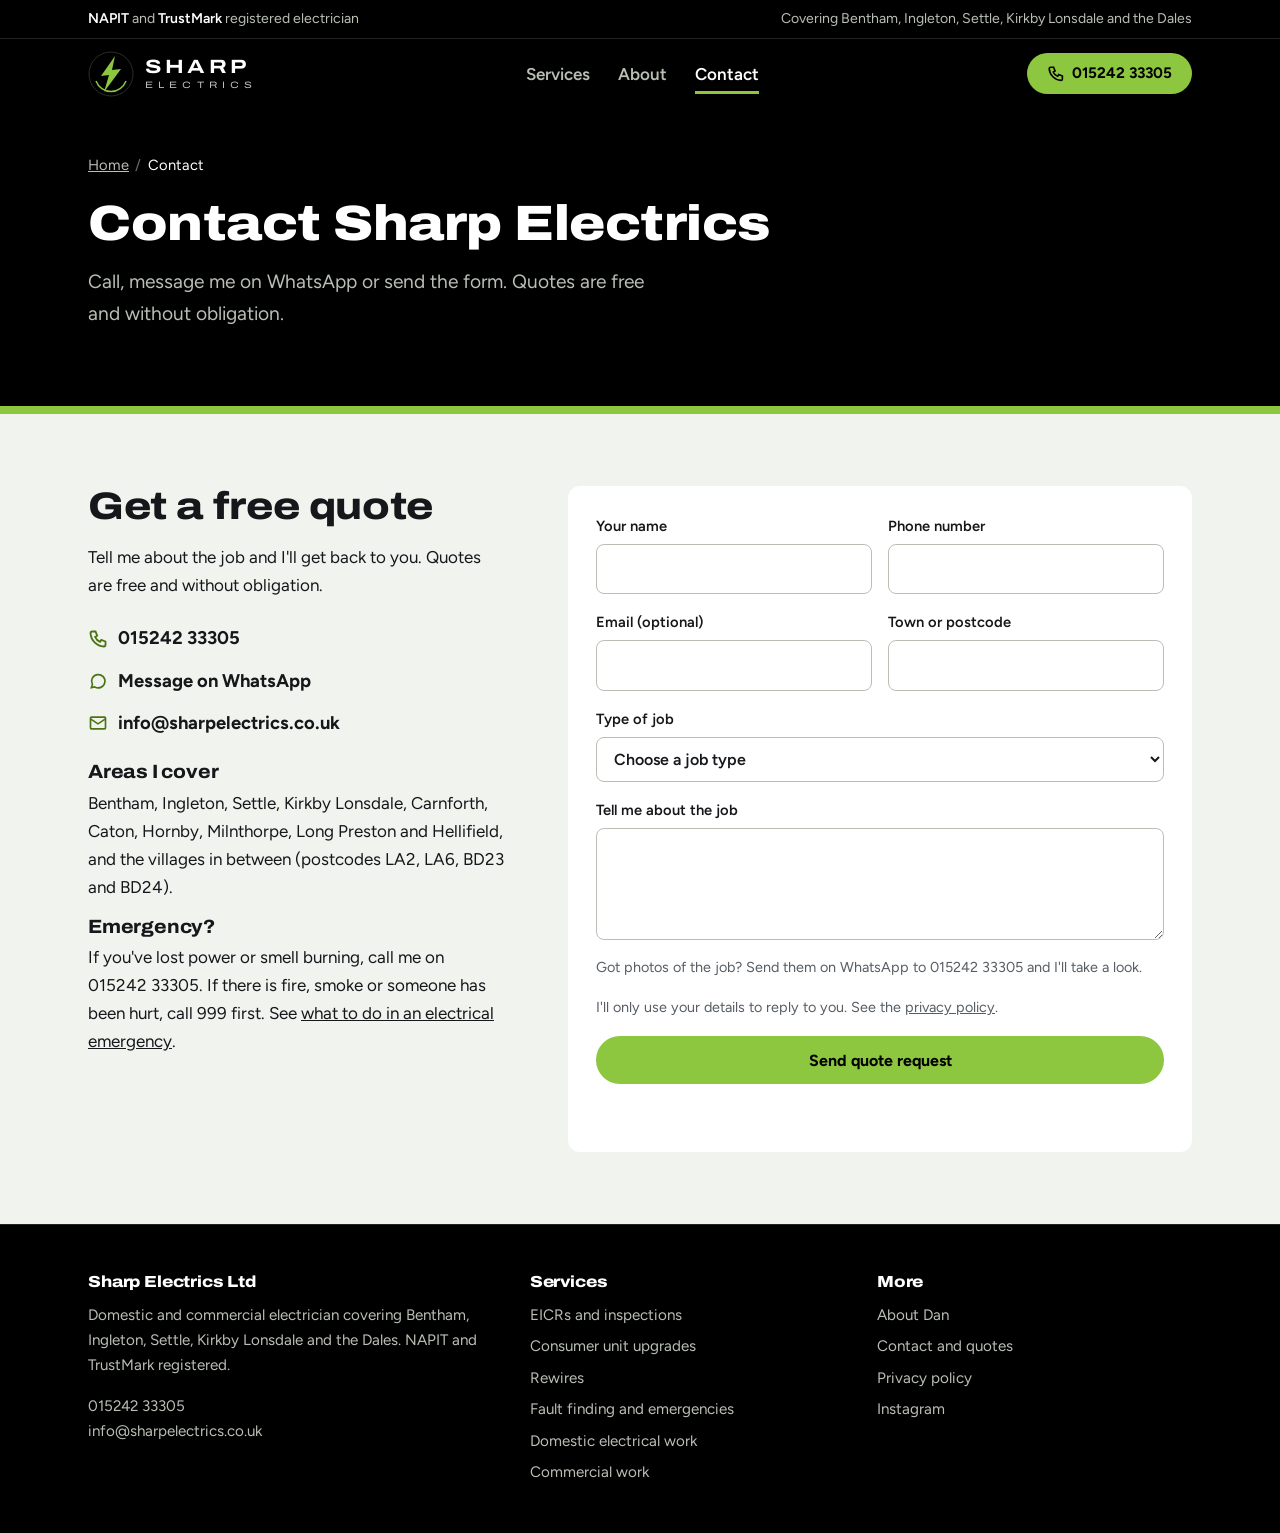
<file: contact/index.html>
<!doctype html>
<html lang="en-GB"><head><meta charset="utf-8"><meta name="viewport" content="width=device-width, initial-scale=1"><title>Contact Sharp Electrics | Electrician in Bentham &amp; Settle</title><meta name="description" content="Contact Sharp Electrics for a free electrician&#x27;s quote in Bentham, Ingleton, Settle and the Dales. Call 015242 33305, WhatsApp or send a message."><link rel="canonical" href="https://www.sharpelectrics.co.uk/contact/"><meta name="robots" content="noindex,nofollow"><meta name="theme-color" content="#000000"><meta property="og:type" content="website"><meta property="og:locale" content="en_GB"><meta property="og:site_name" content="Sharp Electrics"><meta property="og:title" content="Contact Sharp Electrics | Electrician in Bentham &amp; Settle"><meta property="og:description" content="Contact Sharp Electrics for a free electrician&#x27;s quote in Bentham, Ingleton, Settle and the Dales. Call 015242 33305, WhatsApp or send a message."><meta property="og:url" content="https://www.sharpelectrics.co.uk/contact/"><meta property="og:image" content="https://www.sharpelectrics.co.uk/assets/img/og.jpg"><meta name="twitter:card" content="summary_large_image"><link rel="icon" href="../assets/img/favicon.svg" type="image/svg+xml"><link rel="apple-touch-icon" href="../assets/img/apple-touch-icon.png"><link rel="stylesheet" href="../assets/css/style.css"><script>document.documentElement.classList.add("js")</script><script type="application/ld+json">{"@context":"https://schema.org","@graph":[{"@type":"Electrician","@id":"https://www.sharpelectrics.co.uk/#business","name":"Sharp Electrics Ltd","legalName":"Sharp Electrics Ltd","url":"https://www.sharpelectrics.co.uk/","telephone":"+44 1524 233305","email":"info@sharpelectrics.co.uk","description":"Domestic and commercial electrician in Bentham covering Ingleton, Settle, Kirkby Lonsdale and the Yorkshire Dales. NAPIT and TrustMark registered.","image":"https://www.sharpelectrics.co.uk/assets/img/og.jpg","logo":"https://www.sharpelectrics.co.uk/assets/img/logo-512.png","foundingDate":"2024","founder":{"@type":"Person","name":"Dan Sharp"},"address":{"@type":"PostalAddress","addressLocality":"Bentham","addressRegion":"North Yorkshire","addressCountry":"GB"},"areaServed":[{"@type":"City","name":"Bentham"},{"@type":"City","name":"Ingleton"},{"@type":"City","name":"Settle"},{"@type":"City","name":"Kirkby Lonsdale"},{"@type":"City","name":"Carnforth"},{"@type":"City","name":"Caton"},{"@type":"City","name":"Hornby"},{"@type":"City","name":"Milnthorpe"},{"@type":"City","name":"Long Preston"},{"@type":"City","name":"Hellifield"}],"memberOf":[{"@type":"Organization","name":"NAPIT"},{"@type":"Organization","name":"TrustMark"}],"sameAs":["https://www.instagram.com/sharpelectricsltd/"]},{"@type":"BreadcrumbList","itemListElement":[{"@type":"ListItem","position":1,"name":"Home","item":"https://www.sharpelectrics.co.uk/"},{"@type":"ListItem","position":2,"name":"Contact","item":"https://www.sharpelectrics.co.uk/contact/"}]},{"@type":"ContactPage","url":"https://www.sharpelectrics.co.uk/contact/","name":"Contact Sharp Electrics | Electrician in Bentham & Settle","about":{"@id":"https://www.sharpelectrics.co.uk/#business"}}]}</script></head>
<body><a class="skip" href="#main">Skip to content</a><div class="trustbar"><div class="wrap"><span><strong>NAPIT</strong> and <strong>TrustMark</strong> registered electrician</span><span>Covering Bentham, Ingleton, Settle, Kirkby Lonsdale and the Dales</span></div></div><header class="site"><div class="wrap"><a class="logo" href="../index.html" aria-label="Sharp Electrics home"><svg viewBox="0 0 46 46" aria-hidden="true"><circle cx="23" cy="23" r="22" fill="#000" stroke="#2A2E28"/><path d="M8 30 A16 16 0 0 0 38 30" fill="none" stroke="#8DC63F" stroke-width="1.5"/><path d="M27 5 L13 25 L21 24 L16 41 L33 18 L24 19 Z" fill="#8DC63F"/></svg><span class="logo-text"><b>SHARP</b><span>ELECTRICS</span></span></a><button class="menu-btn" type="button" aria-expanded="false" aria-controls="nav">Menu</button><nav class="main" id="nav" aria-label="Main"><ul><li class="has-sub"><a href="../index.html#services">Services</a><ul class="sub"><li><a href="../eicr-testing/index.html">EICRs and inspections</a></li><li><a href="../consumer-unit-upgrades/index.html">Consumer unit upgrades</a></li><li><a href="../rewires/index.html">Rewires</a></li><li><a href="../emergency-electrician/index.html">Fault finding and emergencies</a></li><li><a href="../domestic-electrician/index.html">Domestic electrical work</a></li><li><a href="../commercial-electrician/index.html">Commercial work</a></li></ul></li><li><a href="../about/index.html">About</a></li><li><a href="../contact/index.html" aria-current="page">Contact</a></li></ul></nav><a class="btn btn-lime call" href="tel:+441524233305"><svg viewBox="0 0 24 24" fill="none" stroke="currentColor" stroke-width="2.2" aria-hidden="true"><path d="M5 3h4l2 5-2.5 1.5a11 11 0 0 0 6 6L16 13l5 2v4a2 2 0 0 1-2 2A17 17 0 0 1 3 5a2 2 0 0 1 2-2"/></svg><span class="num-full">015242 33305</span><span class="num-short">Call</span></a></div></header><main id="main"><section class="page-head"><div class="wrap"><nav class="crumbs" aria-label="Breadcrumb"><ol><li><a href="../index.html">Home</a></li><li><span aria-current="page">Contact</span></li></ol></nav><h1>Contact Sharp Electrics</h1><p class="lede">Call, message me on WhatsApp or send the form. Quotes are free and without obligation.</p></div></section>
<section class="quote"><div class="wrap">
<div>
<h2>Get a free quote</h2>
<p>Tell me about the job and I'll get back to you. Quotes are free and without obligation.</p>
<div class="contact-lines">
<a href="tel:+441524233305"><svg viewBox="0 0 24 24" fill="none" stroke="currentColor" stroke-width="2.2" aria-hidden="true"><path d="M5 3h4l2 5-2.5 1.5a11 11 0 0 0 6 6L16 13l5 2v4a2 2 0 0 1-2 2A17 17 0 0 1 3 5a2 2 0 0 1 2-2"/></svg> 015242 33305</a>
<a href="https://wa.me/441524233305"><svg viewBox="0 0 24 24" fill="none" stroke="currentColor" stroke-width="2" aria-hidden="true"><path d="M4 20l1.3-3.9A8 8 0 1 1 8 19z"/></svg> Message on WhatsApp</a>
<a href="mailto:info@sharpelectrics.co.uk"><svg viewBox="0 0 24 24" fill="none" stroke="currentColor" stroke-width="2" aria-hidden="true"><rect x="3" y="5" width="18" height="14" rx="1"/><path d="M3 7l9 6 9-6"/></svg> info@sharpelectrics.co.uk</a>
</div>
<h3>Areas I cover</h3>
<p>Bentham, Ingleton, Settle, Kirkby Lonsdale, Carnforth, Caton, Hornby, Milnthorpe, Long Preston and Hellifield, and the villages in between (postcodes LA2, LA6, BD23 and BD24).</p>
<h3>Emergency?</h3>
<p>If you've lost power or smell burning, call me on 015242 33305. If there is fire, smoke or someone has been hurt, call 999 first. See <a href="../emergency-electrician/index.html">what to do in an electrical emergency</a>.</p>
</div>
<form id="quote-form" method="post" action="#" data-preview><input type="hidden" name="ts" value=""><p class="hp" aria-hidden="true"><label>Leave this empty<input type="text" name="company" tabindex="-1" autocomplete="off"></label></p><label>Your name<input type="text" name="name" autocomplete="name" required></label><label>Phone number<input type="tel" name="phone" autocomplete="tel" required></label><label>Email (optional)<input type="email" name="email" autocomplete="email"></label><label>Town or postcode<input type="text" name="area" autocomplete="postal-code"></label><label class="full">Type of job<select name="job"><option value="">Choose a job type</option><option>EICR or inspection</option><option>Consumer unit upgrade</option><option>Rewire</option><option>Fault finding or repair</option><option>Commercial work</option><option>Something else</option></select></label><label class="full">Tell me about the job<textarea name="message" required></textarea></label><p class="small full">Got photos of the job? Send them on WhatsApp to 015242 33305 and I'll take a look.</p><p class="small full">I'll only use your details to reply to you. See the <a href="../privacy-policy/index.html">privacy policy</a>.</p><button class="btn btn-lime full" type="submit">Send quote request</button><p class="form-status full" role="status" aria-live="polite"></p></form>
</div></section></main><footer class="site"><div class="wrap"><div><h2>Sharp Electrics Ltd</h2><p>Domestic and commercial electrician covering Bentham, Ingleton, Settle, Kirkby Lonsdale and the Dales. NAPIT and TrustMark registered.</p><p><a href="tel:+441524233305">015242 33305</a><br><a href="mailto:info@sharpelectrics.co.uk">info@sharpelectrics.co.uk</a></p></div><div><h2>Services</h2><ul><li><a href="../eicr-testing/index.html">EICRs and inspections</a></li><li><a href="../consumer-unit-upgrades/index.html">Consumer unit upgrades</a></li><li><a href="../rewires/index.html">Rewires</a></li><li><a href="../emergency-electrician/index.html">Fault finding and emergencies</a></li><li><a href="../domestic-electrician/index.html">Domestic electrical work</a></li><li><a href="../commercial-electrician/index.html">Commercial work</a></li></ul></div><div><h2>More</h2><ul><li><a href="../about/index.html">About Dan</a></li><li><a href="../contact/index.html">Contact and quotes</a></li><li><a href="../privacy-policy/index.html">Privacy policy</a></li><li><a href="https://www.instagram.com/sharpelectricsltd/" rel="noopener">Instagram</a></li></ul></div></div></footer><div class="callbar"><a class="btn btn-lime" href="tel:+441524233305">Call Dan</a><a class="btn btn-ghost" href="https://wa.me/441524233305">WhatsApp</a></div><script src="../assets/js/main.js" defer></script></body></html>
</file>
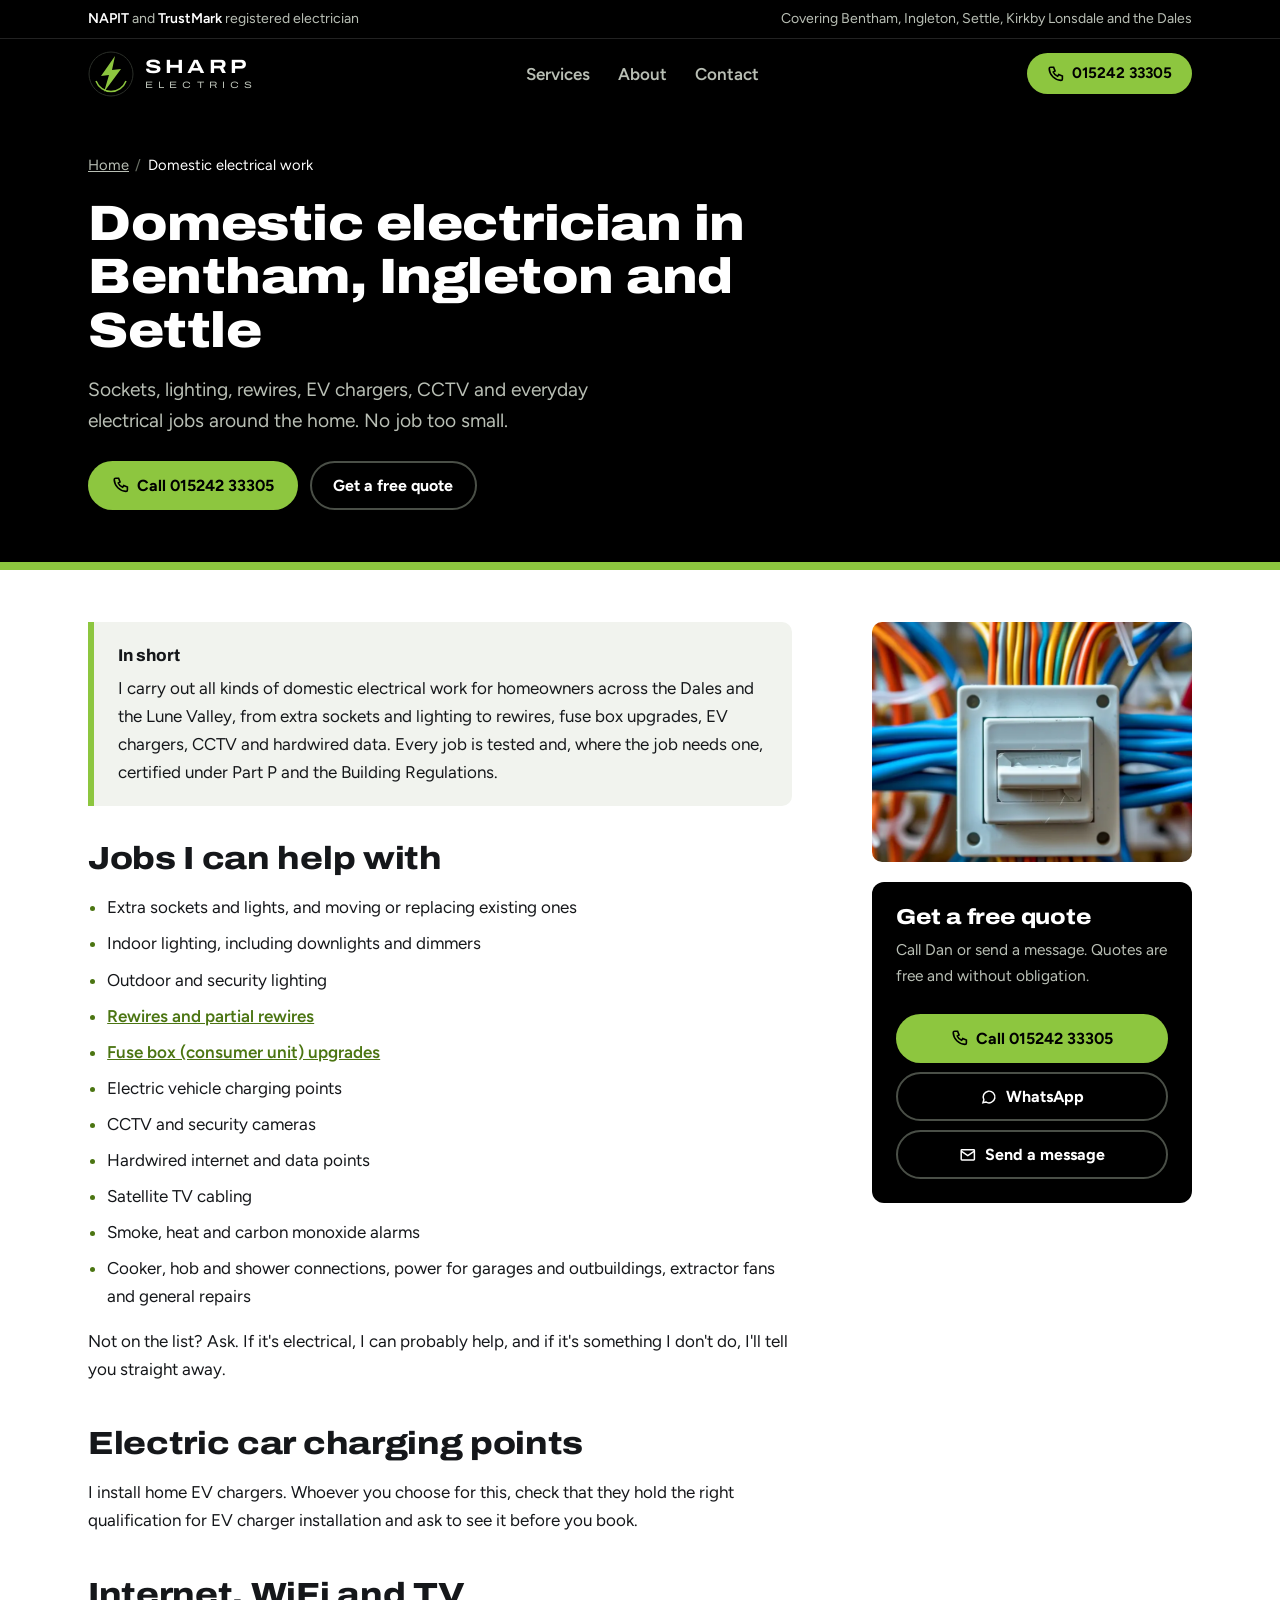
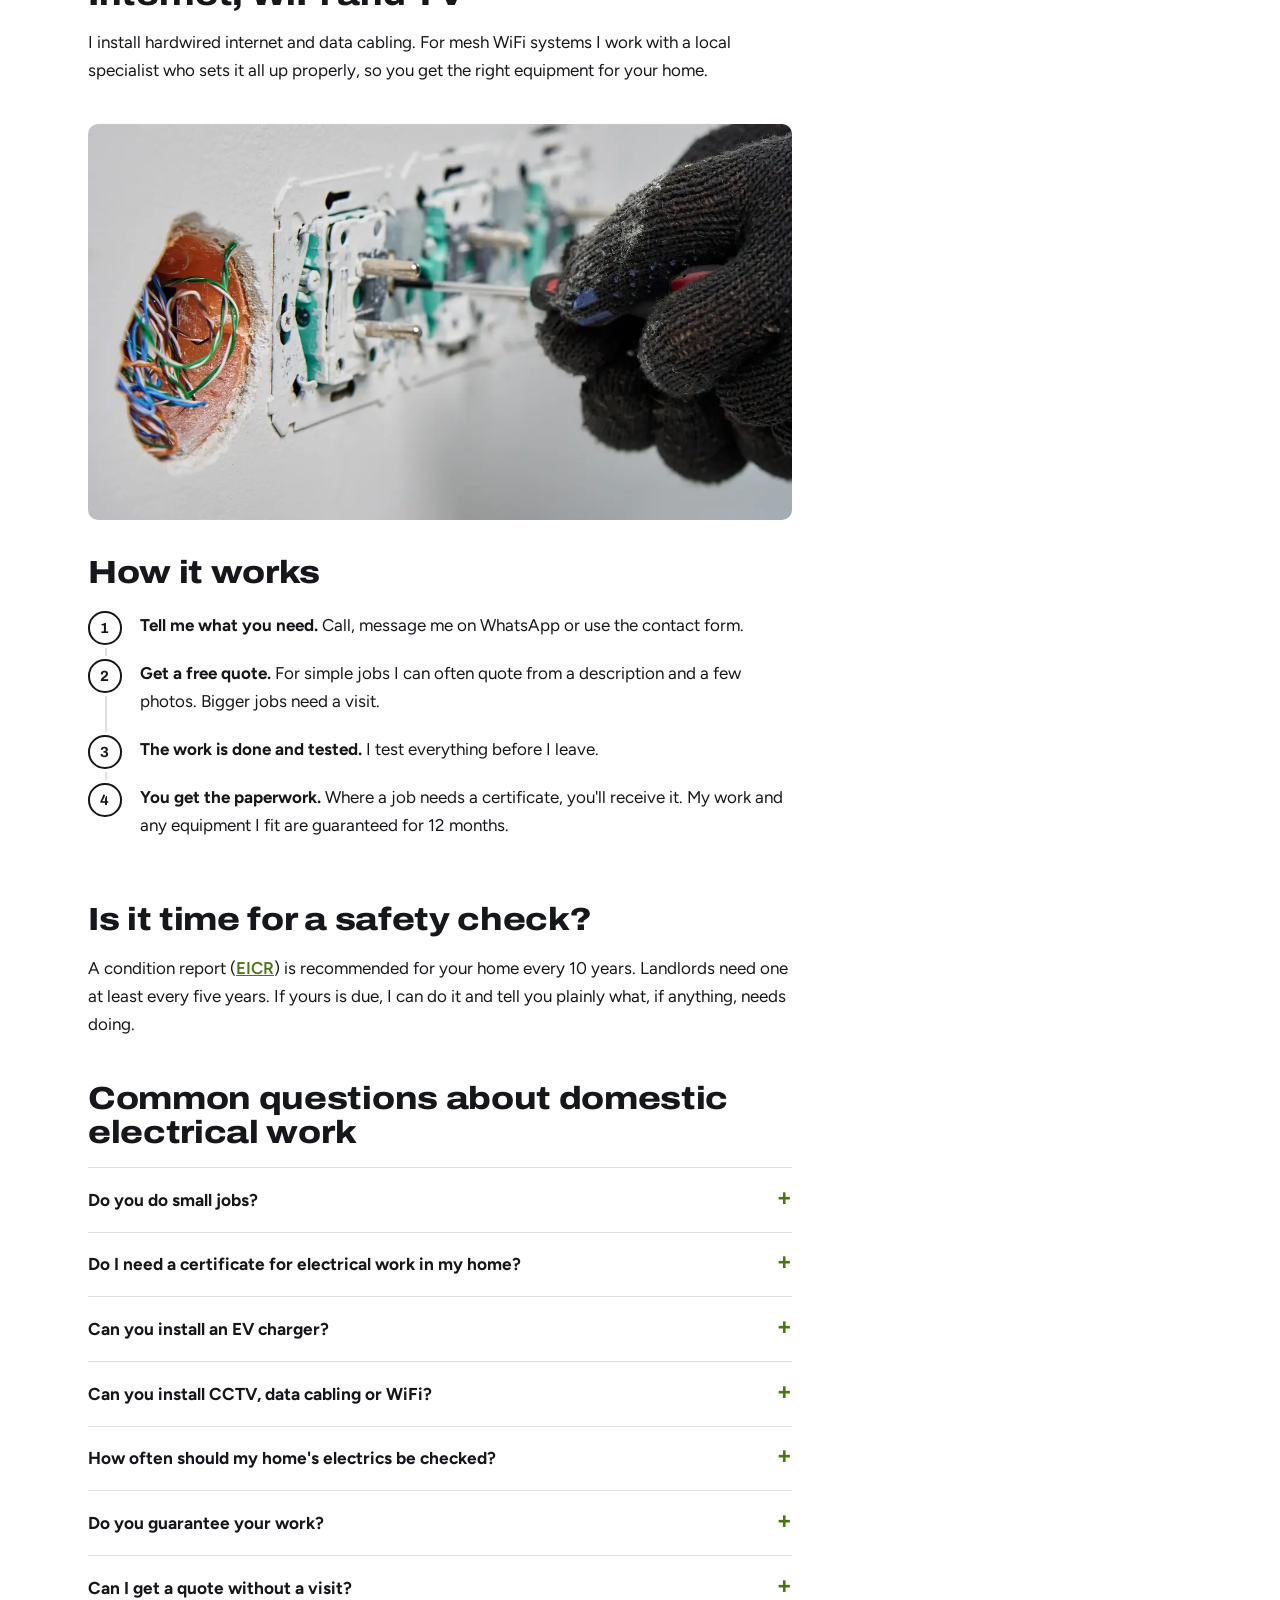
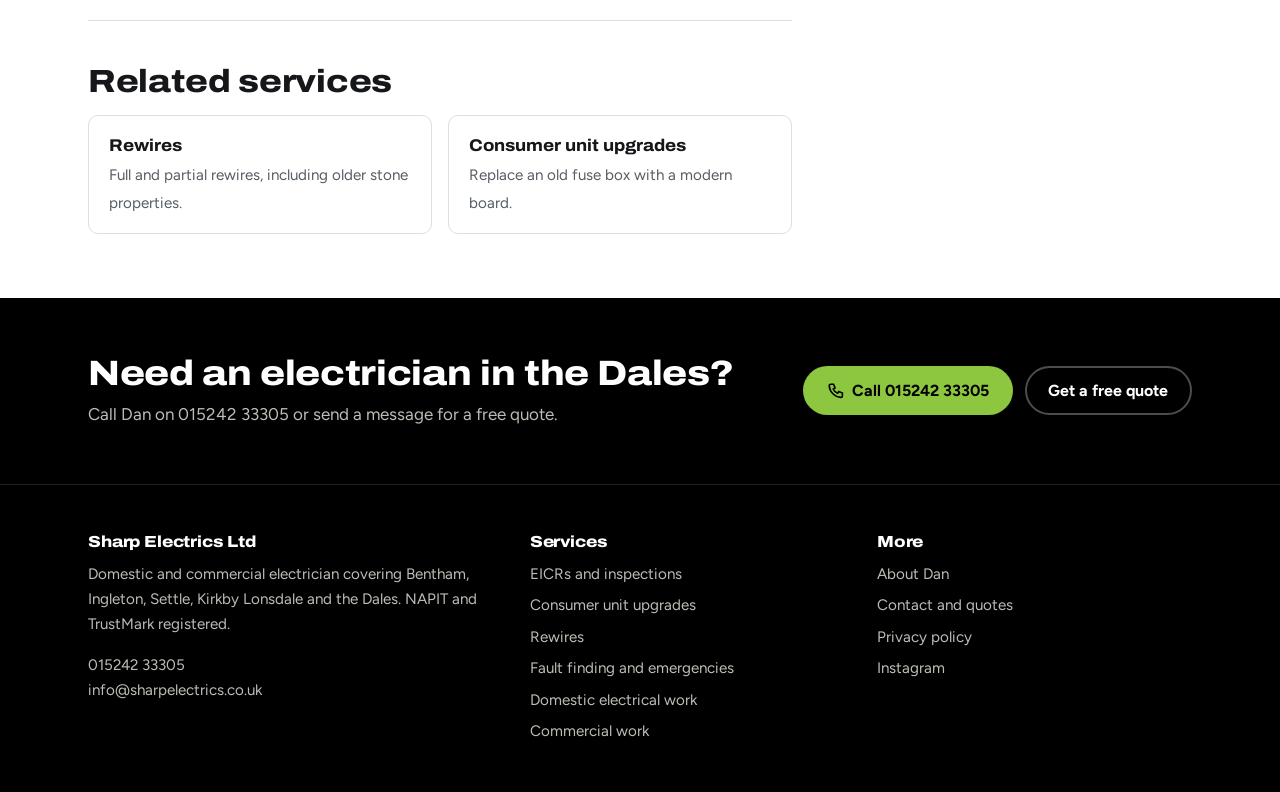
<file: domestic-electrician/index.html>
<!doctype html>
<html lang="en-GB"><head><meta charset="utf-8"><meta name="viewport" content="width=device-width, initial-scale=1"><title>Domestic Electrician in Bentham &amp; Settle | Sharp Electrics</title><meta name="description" content="Domestic electrician in Bentham, Ingleton, Settle and the Dales: sockets, lighting, rewires, EV chargers, CCTV and everyday jobs. Call 015242 33305."><link rel="canonical" href="https://www.sharpelectrics.co.uk/domestic-electrician/"><meta name="robots" content="noindex,nofollow"><meta name="theme-color" content="#000000"><meta property="og:type" content="website"><meta property="og:locale" content="en_GB"><meta property="og:site_name" content="Sharp Electrics"><meta property="og:title" content="Domestic Electrician in Bentham &amp; Settle | Sharp Electrics"><meta property="og:description" content="Domestic electrician in Bentham, Ingleton, Settle and the Dales: sockets, lighting, rewires, EV chargers, CCTV and everyday jobs. Call 015242 33305."><meta property="og:url" content="https://www.sharpelectrics.co.uk/domestic-electrician/"><meta property="og:image" content="https://www.sharpelectrics.co.uk/assets/img/og.jpg"><meta name="twitter:card" content="summary_large_image"><link rel="icon" href="../assets/img/favicon.svg" type="image/svg+xml"><link rel="apple-touch-icon" href="../assets/img/apple-touch-icon.png"><link rel="stylesheet" href="../assets/css/style.css"><script>document.documentElement.classList.add("js")</script><script type="application/ld+json">{"@context":"https://schema.org","@graph":[{"@type":"Electrician","@id":"https://www.sharpelectrics.co.uk/#business","name":"Sharp Electrics Ltd","legalName":"Sharp Electrics Ltd","url":"https://www.sharpelectrics.co.uk/","telephone":"+44 1524 233305","email":"info@sharpelectrics.co.uk","description":"Domestic and commercial electrician in Bentham covering Ingleton, Settle, Kirkby Lonsdale and the Yorkshire Dales. NAPIT and TrustMark registered.","image":"https://www.sharpelectrics.co.uk/assets/img/og.jpg","logo":"https://www.sharpelectrics.co.uk/assets/img/logo-512.png","foundingDate":"2024","founder":{"@type":"Person","name":"Dan Sharp"},"address":{"@type":"PostalAddress","addressLocality":"Bentham","addressRegion":"North Yorkshire","addressCountry":"GB"},"areaServed":[{"@type":"City","name":"Bentham"},{"@type":"City","name":"Ingleton"},{"@type":"City","name":"Settle"},{"@type":"City","name":"Kirkby Lonsdale"},{"@type":"City","name":"Carnforth"},{"@type":"City","name":"Caton"},{"@type":"City","name":"Hornby"},{"@type":"City","name":"Milnthorpe"},{"@type":"City","name":"Long Preston"},{"@type":"City","name":"Hellifield"}],"memberOf":[{"@type":"Organization","name":"NAPIT"},{"@type":"Organization","name":"TrustMark"}],"sameAs":["https://www.instagram.com/sharpelectricsltd/"]},{"@type":"BreadcrumbList","itemListElement":[{"@type":"ListItem","position":1,"name":"Home","item":"https://www.sharpelectrics.co.uk/"},{"@type":"ListItem","position":2,"name":"Domestic electrical work","item":"https://www.sharpelectrics.co.uk/domestic-electrician/"}]},{"@type":"Service","@id":"https://www.sharpelectrics.co.uk/domestic-electrician/#service","name":"Domestic electrician in Bentham, Ingleton and Settle","serviceType":"Domestic electrical installation and repairs","url":"https://www.sharpelectrics.co.uk/domestic-electrician/","provider":{"@id":"https://www.sharpelectrics.co.uk/#business"},"areaServed":[{"@type":"City","name":"Bentham"},{"@type":"City","name":"Ingleton"},{"@type":"City","name":"Settle"},{"@type":"City","name":"Kirkby Lonsdale"},{"@type":"City","name":"Carnforth"},{"@type":"City","name":"Caton"},{"@type":"City","name":"Hornby"},{"@type":"City","name":"Milnthorpe"},{"@type":"City","name":"Long Preston"},{"@type":"City","name":"Hellifield"}],"description":"Domestic electrician in Bentham, Ingleton, Settle and the Dales: sockets, lighting, rewires, EV chargers, CCTV and everyday jobs. Call 015242 33305."},{"@type":"FAQPage","mainEntity":[{"@type":"Question","name":"Do you do small jobs?","acceptedAnswer":{"@type":"Answer","text":"Yes. No job is too small, from replacing a socket to adding a new light. Call or send a message and I'll let you know what's involved."}},{"@type":"Question","name":"Do I need a certificate for electrical work in my home?","acceptedAnswer":{"@type":"Answer","text":"It depends on the job. Larger work such as a new circuit has to be notified to building control, and as a NAPIT registered electrician I can do that for you. Smaller jobs come with their own paperwork, and I'll tell you what you'll receive when I quote."}},{"@type":"Question","name":"Can you install an EV charger?","acceptedAnswer":{"@type":"Answer","text":"Yes, I install home electric vehicle charging points. If you're choosing an installer, check they hold the right qualification for EV charger installation and ask to see it."}},{"@type":"Question","name":"Can you install CCTV, data cabling or WiFi?","acceptedAnswer":{"@type":"Answer","text":"Yes to CCTV and hardwired internet and data cabling. For mesh WiFi systems I work with a local specialist who sets it all up."}},{"@type":"Question","name":"How often should my home's electrics be checked?","acceptedAnswer":{"@type":"Answer","text":"A condition report (EICR) is recommended every 10 years for your own home. Landlords need one at least every five years."}},{"@type":"Question","name":"Do you guarantee your work?","acceptedAnswer":{"@type":"Answer","text":"Yes. My work, and any equipment I fit, is guaranteed for 12 months."}},{"@type":"Question","name":"Can I get a quote without a visit?","acceptedAnswer":{"@type":"Answer","text":"Often, yes. For simple jobs I can quote from a description and a few photos sent on WhatsApp. Bigger jobs usually need a visit first."}}]}]}</script></head>
<body><a class="skip" href="#main">Skip to content</a><div class="trustbar"><div class="wrap"><span><strong>NAPIT</strong> and <strong>TrustMark</strong> registered electrician</span><span>Covering Bentham, Ingleton, Settle, Kirkby Lonsdale and the Dales</span></div></div><header class="site"><div class="wrap"><a class="logo" href="../index.html" aria-label="Sharp Electrics home"><svg viewBox="0 0 46 46" aria-hidden="true"><circle cx="23" cy="23" r="22" fill="#000" stroke="#2A2E28"/><path d="M8 30 A16 16 0 0 0 38 30" fill="none" stroke="#8DC63F" stroke-width="1.5"/><path d="M27 5 L13 25 L21 24 L16 41 L33 18 L24 19 Z" fill="#8DC63F"/></svg><span class="logo-text"><b>SHARP</b><span>ELECTRICS</span></span></a><button class="menu-btn" type="button" aria-expanded="false" aria-controls="nav">Menu</button><nav class="main" id="nav" aria-label="Main"><ul><li class="has-sub"><a href="../index.html#services">Services</a><ul class="sub"><li><a href="../eicr-testing/index.html">EICRs and inspections</a></li><li><a href="../consumer-unit-upgrades/index.html">Consumer unit upgrades</a></li><li><a href="../rewires/index.html">Rewires</a></li><li><a href="../emergency-electrician/index.html">Fault finding and emergencies</a></li><li><a href="../domestic-electrician/index.html" aria-current="page">Domestic electrical work</a></li><li><a href="../commercial-electrician/index.html">Commercial work</a></li></ul></li><li><a href="../about/index.html">About</a></li><li><a href="../contact/index.html">Contact</a></li></ul></nav><a class="btn btn-lime call" href="tel:+441524233305"><svg viewBox="0 0 24 24" fill="none" stroke="currentColor" stroke-width="2.2" aria-hidden="true"><path d="M5 3h4l2 5-2.5 1.5a11 11 0 0 0 6 6L16 13l5 2v4a2 2 0 0 1-2 2A17 17 0 0 1 3 5a2 2 0 0 1 2-2"/></svg><span class="num-full">015242 33305</span><span class="num-short">Call</span></a></div></header><main id="main"><section class="page-head"><div class="wrap"><nav class="crumbs" aria-label="Breadcrumb"><ol><li><a href="../index.html">Home</a></li><li><span aria-current="page">Domestic electrical work</span></li></ol></nav><h1>Domestic electrician in Bentham, Ingleton and Settle</h1><p class="lede">Sockets, lighting, rewires, EV chargers, CCTV and everyday electrical jobs around the home. No job too small.</p><div class="ctas"><a class="btn btn-lime" href="tel:+441524233305"><svg viewBox="0 0 24 24" fill="none" stroke="currentColor" stroke-width="2.2" aria-hidden="true"><path d="M5 3h4l2 5-2.5 1.5a11 11 0 0 0 6 6L16 13l5 2v4a2 2 0 0 1-2 2A17 17 0 0 1 3 5a2 2 0 0 1 2-2"/></svg> Call 015242 33305</a><a class="btn btn-ghost" href="../contact/index.html">Get a free quote</a></div></div></section><section class="content"><div class="wrap two-col"><article class="prose">
<div class="answer"><p class="label">In short</p><p>I carry out all kinds of domestic electrical work for homeowners across the Dales and the Lune Valley, from extra sockets and lighting to rewires, fuse box upgrades, EV chargers, CCTV and hardwired data. Every job is tested and, where the job needs one, certified under Part P and the Building Regulations.</p></div>

<h2>Jobs I can help with</h2>
<ul>
<li>Extra sockets and lights, and moving or replacing existing ones</li>
<li>Indoor lighting, including downlights and dimmers</li>
<li>Outdoor and security lighting</li>
<li><a href="../rewires/index.html">Rewires and partial rewires</a></li>
<li><a href="../consumer-unit-upgrades/index.html">Fuse box (consumer unit) upgrades</a></li>
<li>Electric vehicle charging points</li>
<li>CCTV and security cameras</li>
<li>Hardwired internet and data points</li>
<li>Satellite TV cabling</li>
<li>Smoke, heat and carbon monoxide alarms</li>
<li>Cooker, hob and shower connections, power for garages and outbuildings, extractor fans and general repairs</li>
</ul>
<p>Not on the list? Ask. If it's electrical, I can probably help, and if it's something I don't do, I'll tell you straight away.</p>

<h2>Electric car charging points</h2>
<p>I install home EV chargers. Whoever you choose for this, check that they hold the right qualification for EV charger installation and ask to see it before you book.</p>

<h2>Internet, WiFi and TV</h2>
<p>I install hardwired internet and data cabling. For mesh WiFi systems I work with a local specialist who sets it all up properly, so you get the right equipment for your home.</p>

<figure class="inline-img"><img src="../assets/img/inline-b-wall.webp" width="1200" height="675" alt="Fitting sockets into a wall" loading="lazy"></figure><h2>How it works</h2>
<ol class="steps">
<li><strong>Tell me what you need.</strong> Call, message me on WhatsApp or use the contact form.</li>
<li><strong>Get a free quote.</strong> For simple jobs I can often quote from a description and a few photos. Bigger jobs need a visit.</li>
<li><strong>The work is done and tested.</strong> I test everything before I leave.</li>
<li><strong>You get the paperwork.</strong> Where a job needs a certificate, you'll receive it. My work and any equipment I fit are guaranteed for 12 months.</li>
</ol>

<h2>Is it time for a safety check?</h2>
<p>A condition report (<a href="../eicr-testing/index.html">EICR</a>) is recommended for your home every 10 years. Landlords need one at least every five years. If yours is due, I can do it and tell you plainly what, if anything, needs doing.</p>
<h2>Common questions about domestic electrical work</h2><div class="faq"><details><summary>Do you do small jobs?</summary><p>Yes. No job is too small, from replacing a socket to adding a new light. Call or send a message and I'll let you know what's involved.</p></details><details><summary>Do I need a certificate for electrical work in my home?</summary><p>It depends on the job. Larger work such as a new circuit has to be notified to building control, and as a NAPIT registered electrician I can do that for you. Smaller jobs come with their own paperwork, and I'll tell you what you'll receive when I quote.</p></details><details><summary>Can you install an EV charger?</summary><p>Yes, I install home electric vehicle charging points. If you're choosing an installer, check they hold the right qualification for EV charger installation and ask to see it.</p></details><details><summary>Can you install CCTV, data cabling or WiFi?</summary><p>Yes to CCTV and hardwired internet and data cabling. For mesh WiFi systems I work with a local specialist who sets it all up.</p></details><details><summary>How often should my home's electrics be checked?</summary><p>A condition report (EICR) is recommended every 10 years for your own home. Landlords need one at least every five years.</p></details><details><summary>Do you guarantee your work?</summary><p>Yes. My work, and any equipment I fit, is guaranteed for 12 months.</p></details><details><summary>Can I get a quote without a visit?</summary><p>Often, yes. For simple jobs I can quote from a description and a few photos sent on WhatsApp. Bigger jobs usually need a visit first.</p></details></div><h2>Related services</h2><div class="related"><a href="../rewires/index.html"><strong>Rewires</strong><span>Full and partial rewires, including older stone properties.</span></a><a href="../consumer-unit-upgrades/index.html"><strong>Consumer unit upgrades</strong><span>Replace an old fuse box with a modern board.</span></a></div></article><aside class="side"><img src="../assets/img/domestic.webp" width="800" height="600" alt="A light switch connected to a bundle of cables" loading="lazy"><div class="contact-card"><h2>Get a free quote</h2><p>Call Dan or send a message. Quotes are free and without obligation.</p><a class="btn btn-lime" href="tel:+441524233305"><svg viewBox="0 0 24 24" fill="none" stroke="currentColor" stroke-width="2.2" aria-hidden="true"><path d="M5 3h4l2 5-2.5 1.5a11 11 0 0 0 6 6L16 13l5 2v4a2 2 0 0 1-2 2A17 17 0 0 1 3 5a2 2 0 0 1 2-2"/></svg> Call 015242 33305</a><a class="btn btn-ghost" href="https://wa.me/441524233305"><svg viewBox="0 0 24 24" fill="none" stroke="currentColor" stroke-width="2" aria-hidden="true"><path d="M4 20l1.3-3.9A8 8 0 1 1 8 19z"/></svg> WhatsApp</a><a class="btn btn-ghost" href="../contact/index.html"><svg viewBox="0 0 24 24" fill="none" stroke="currentColor" stroke-width="2" aria-hidden="true"><rect x="3" y="5" width="18" height="14" rx="1"/><path d="M3 7l9 6 9-6"/></svg> Send a message</a></div></aside></div></section><section class="cta"><div class="wrap"><div><h2>Need an electrician in the Dales?</h2><p>Call Dan on 015242 33305 or send a message for a free quote.</p></div><div class="ctas"><a class="btn btn-lime" href="tel:+441524233305"><svg viewBox="0 0 24 24" fill="none" stroke="currentColor" stroke-width="2.2" aria-hidden="true"><path d="M5 3h4l2 5-2.5 1.5a11 11 0 0 0 6 6L16 13l5 2v4a2 2 0 0 1-2 2A17 17 0 0 1 3 5a2 2 0 0 1 2-2"/></svg> Call 015242 33305</a><a class="btn btn-ghost" href="../contact/index.html">Get a free quote</a></div></div></section></main><footer class="site"><div class="wrap"><div><h2>Sharp Electrics Ltd</h2><p>Domestic and commercial electrician covering Bentham, Ingleton, Settle, Kirkby Lonsdale and the Dales. NAPIT and TrustMark registered.</p><p><a href="tel:+441524233305">015242 33305</a><br><a href="mailto:info@sharpelectrics.co.uk">info@sharpelectrics.co.uk</a></p></div><div><h2>Services</h2><ul><li><a href="../eicr-testing/index.html">EICRs and inspections</a></li><li><a href="../consumer-unit-upgrades/index.html">Consumer unit upgrades</a></li><li><a href="../rewires/index.html">Rewires</a></li><li><a href="../emergency-electrician/index.html">Fault finding and emergencies</a></li><li><a href="../domestic-electrician/index.html">Domestic electrical work</a></li><li><a href="../commercial-electrician/index.html">Commercial work</a></li></ul></div><div><h2>More</h2><ul><li><a href="../about/index.html">About Dan</a></li><li><a href="../contact/index.html">Contact and quotes</a></li><li><a href="../privacy-policy/index.html">Privacy policy</a></li><li><a href="https://www.instagram.com/sharpelectricsltd/" rel="noopener">Instagram</a></li></ul></div></div></footer><div class="callbar"><a class="btn btn-lime" href="tel:+441524233305">Call Dan</a><a class="btn btn-ghost" href="https://wa.me/441524233305">WhatsApp</a></div><script src="../assets/js/main.js" defer></script></body></html>
</file>
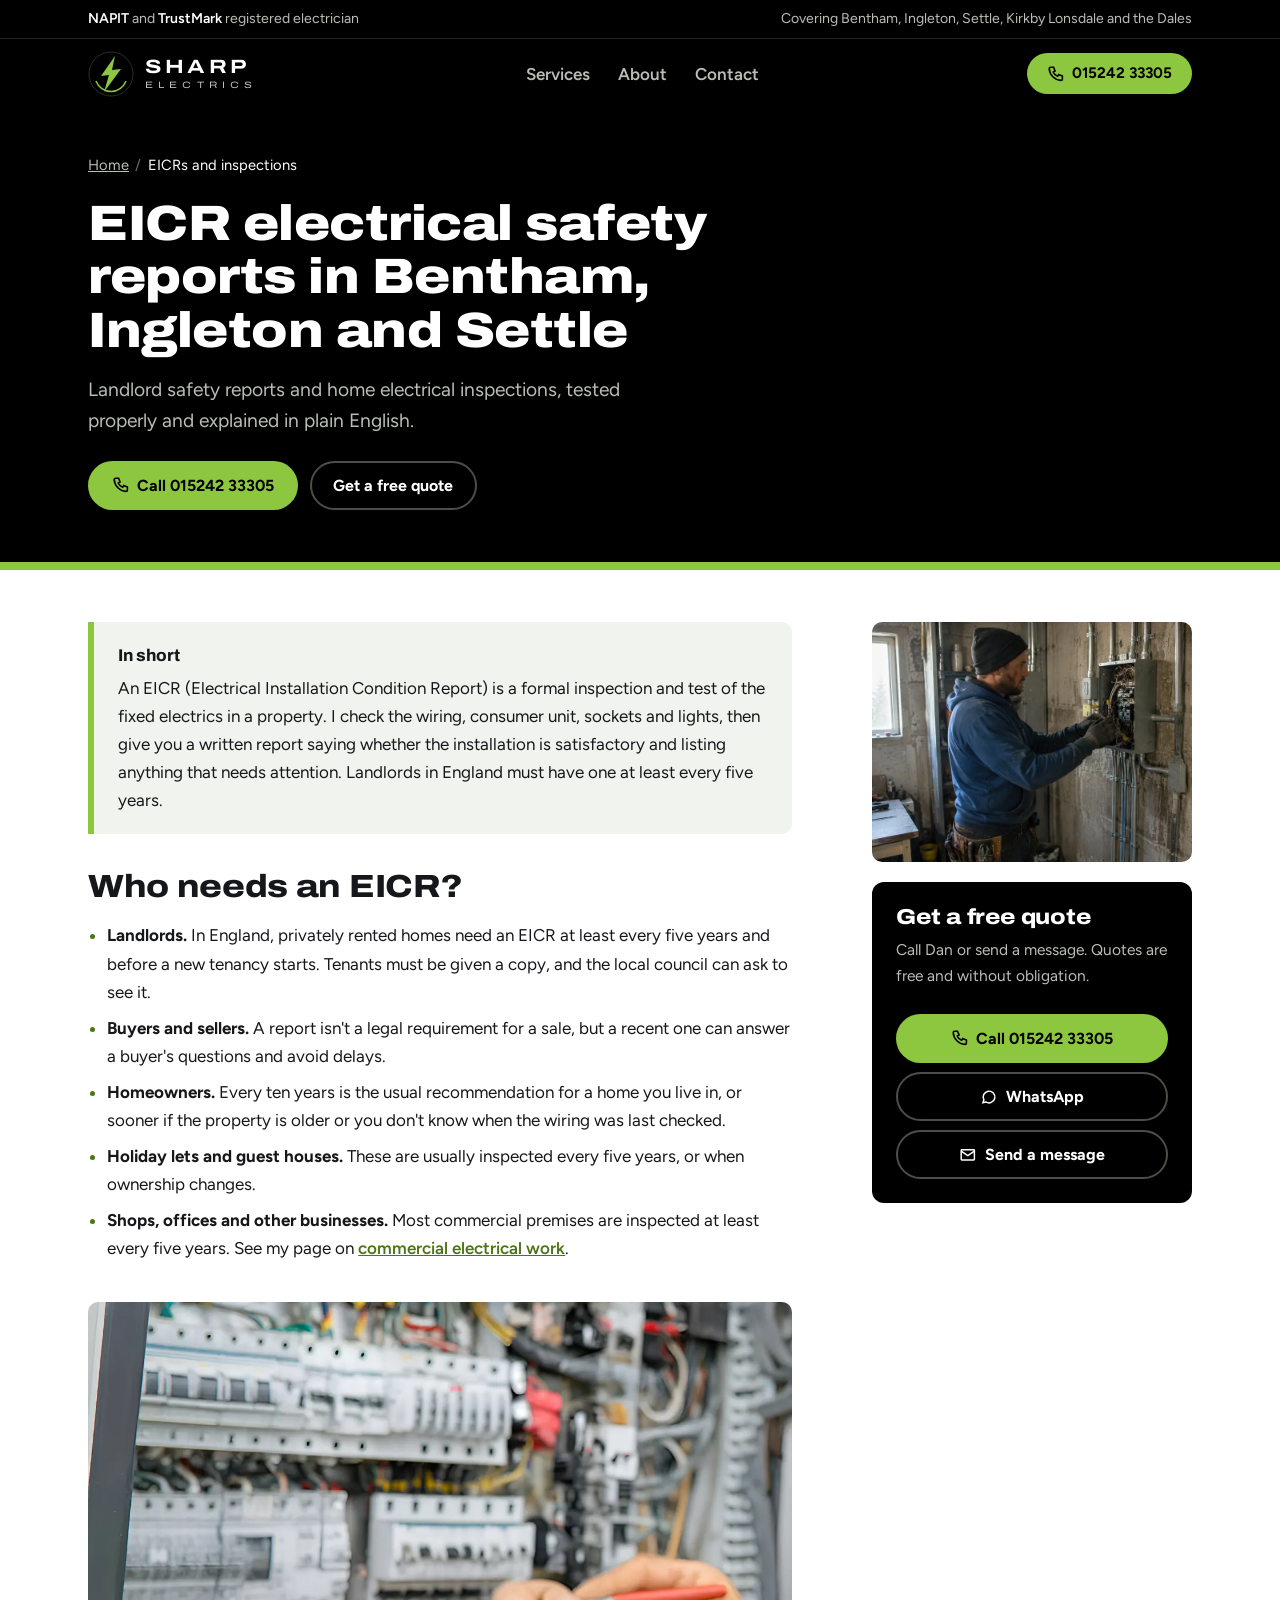
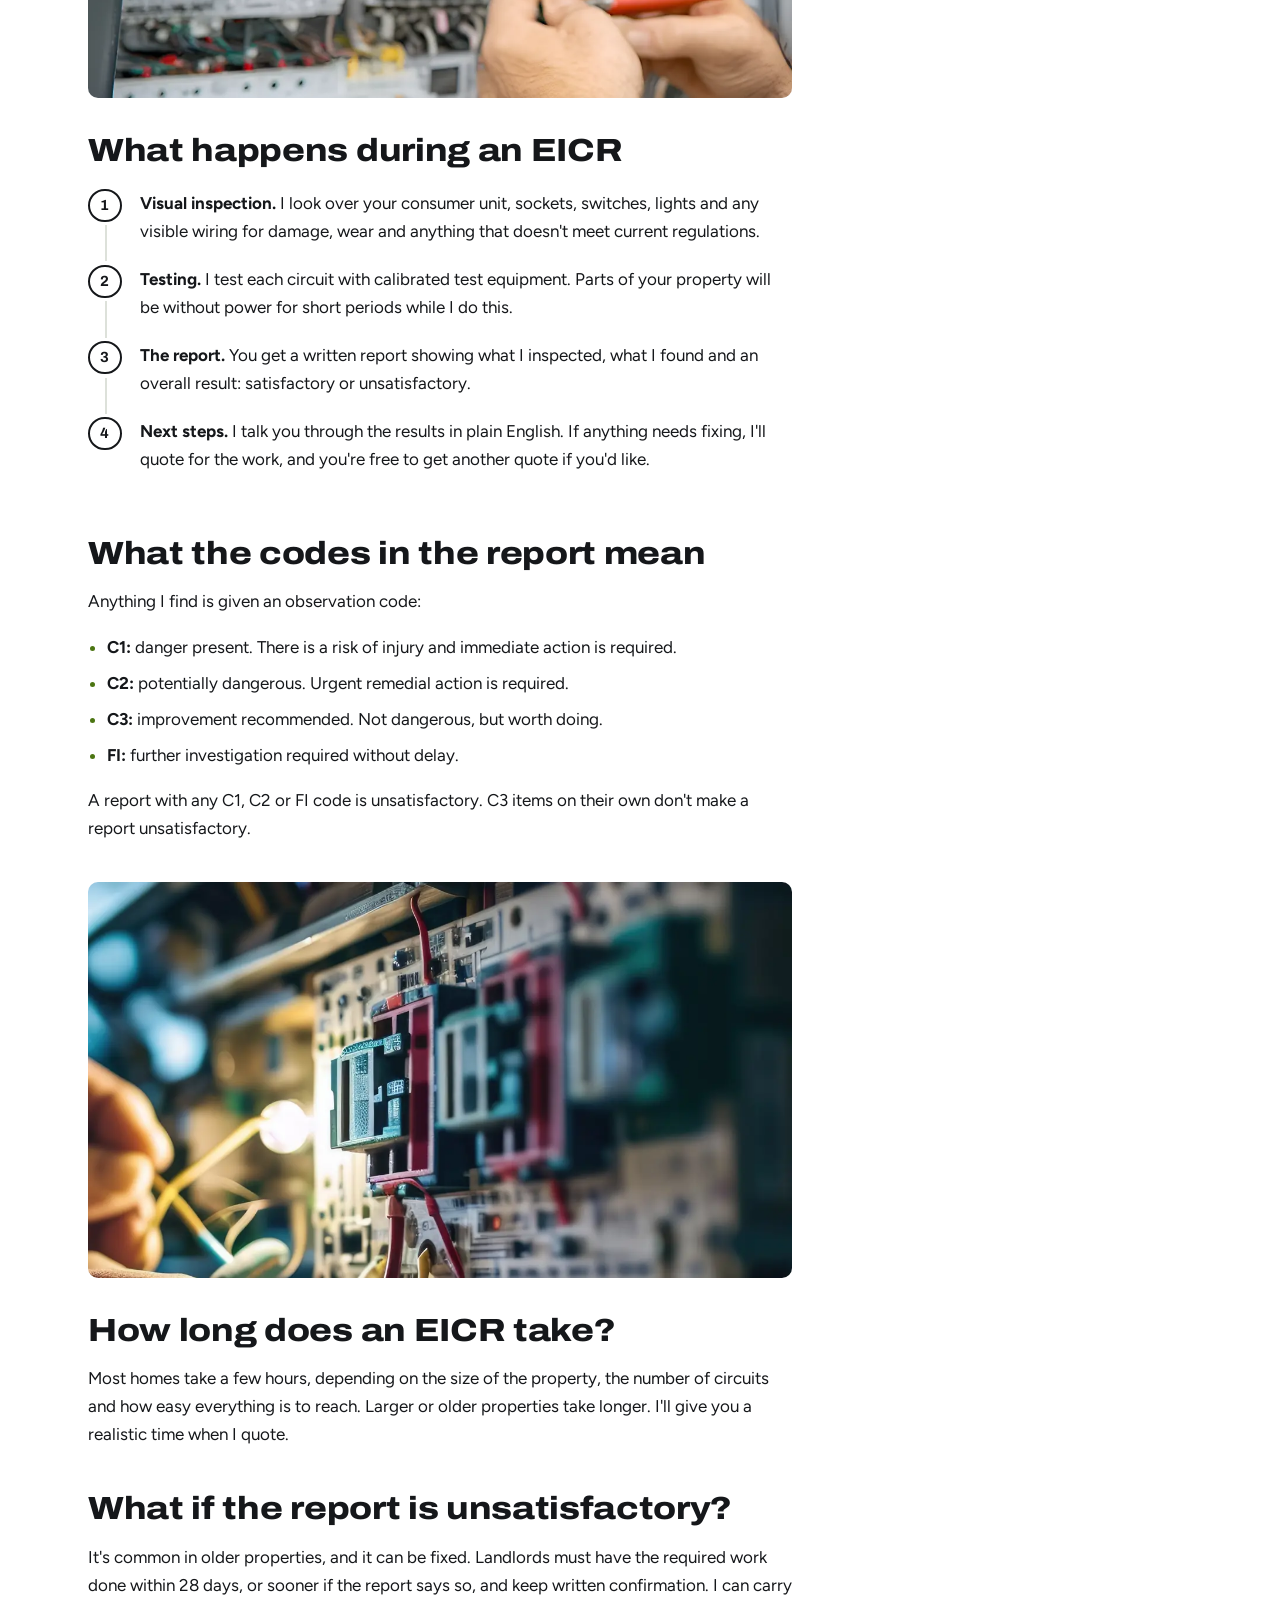
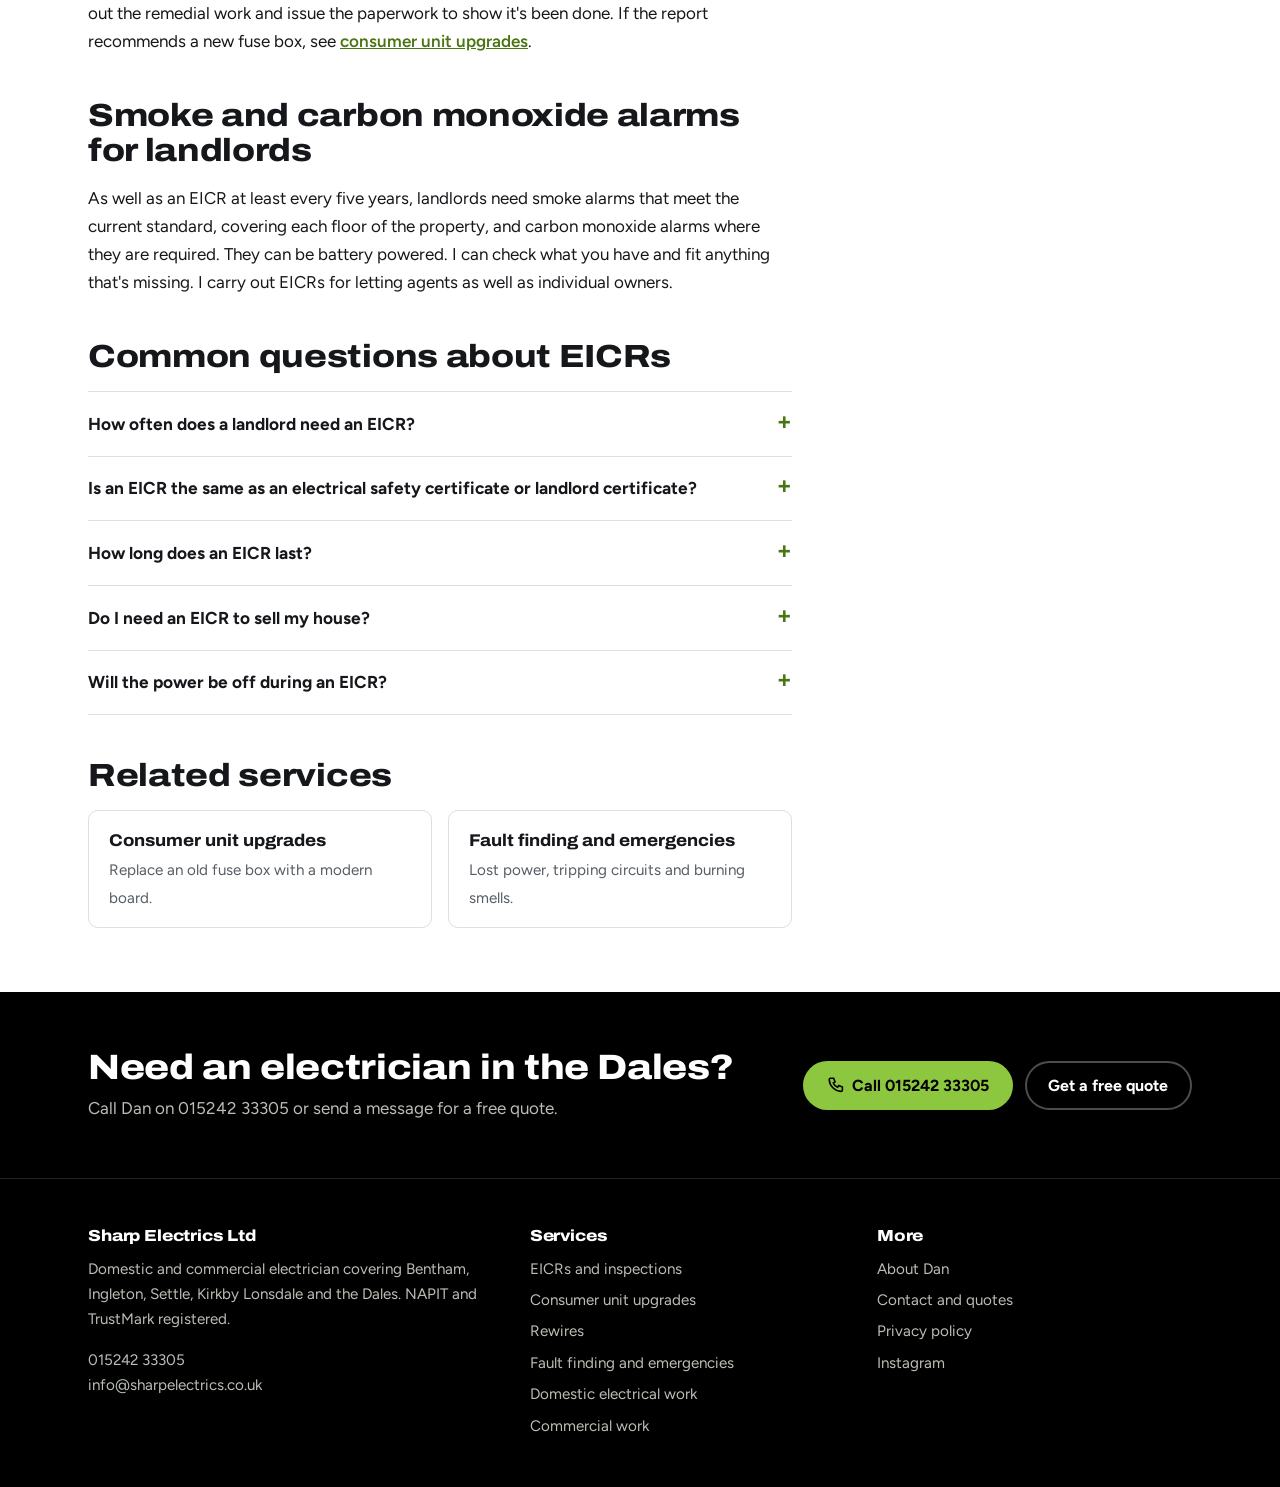
<file: eicr-testing/index.html>
<!doctype html>
<html lang="en-GB"><head><meta charset="utf-8"><meta name="viewport" content="width=device-width, initial-scale=1"><title>EICR Reports in Bentham, Ingleton &amp; Settle | Sharp Electrics</title><meta name="description" content="EICR electrical safety reports for landlords, sellers and homeowners in Bentham, Ingleton, Settle and the Dales. NAPIT registered. Call 015242 33305."><link rel="canonical" href="https://www.sharpelectrics.co.uk/eicr-testing/"><meta name="robots" content="noindex,nofollow"><meta name="theme-color" content="#000000"><meta property="og:type" content="website"><meta property="og:locale" content="en_GB"><meta property="og:site_name" content="Sharp Electrics"><meta property="og:title" content="EICR Reports in Bentham, Ingleton &amp; Settle | Sharp Electrics"><meta property="og:description" content="EICR electrical safety reports for landlords, sellers and homeowners in Bentham, Ingleton, Settle and the Dales. NAPIT registered. Call 015242 33305."><meta property="og:url" content="https://www.sharpelectrics.co.uk/eicr-testing/"><meta property="og:image" content="https://www.sharpelectrics.co.uk/assets/img/og.jpg"><meta name="twitter:card" content="summary_large_image"><link rel="icon" href="../assets/img/favicon.svg" type="image/svg+xml"><link rel="apple-touch-icon" href="../assets/img/apple-touch-icon.png"><link rel="stylesheet" href="../assets/css/style.css"><script>document.documentElement.classList.add("js")</script><script type="application/ld+json">{"@context":"https://schema.org","@graph":[{"@type":"Electrician","@id":"https://www.sharpelectrics.co.uk/#business","name":"Sharp Electrics Ltd","legalName":"Sharp Electrics Ltd","url":"https://www.sharpelectrics.co.uk/","telephone":"+44 1524 233305","email":"info@sharpelectrics.co.uk","description":"Domestic and commercial electrician in Bentham covering Ingleton, Settle, Kirkby Lonsdale and the Yorkshire Dales. NAPIT and TrustMark registered.","image":"https://www.sharpelectrics.co.uk/assets/img/og.jpg","logo":"https://www.sharpelectrics.co.uk/assets/img/logo-512.png","foundingDate":"2024","founder":{"@type":"Person","name":"Dan Sharp"},"address":{"@type":"PostalAddress","addressLocality":"Bentham","addressRegion":"North Yorkshire","addressCountry":"GB"},"areaServed":[{"@type":"City","name":"Bentham"},{"@type":"City","name":"Ingleton"},{"@type":"City","name":"Settle"},{"@type":"City","name":"Kirkby Lonsdale"},{"@type":"City","name":"Carnforth"},{"@type":"City","name":"Caton"},{"@type":"City","name":"Hornby"},{"@type":"City","name":"Milnthorpe"},{"@type":"City","name":"Long Preston"},{"@type":"City","name":"Hellifield"}],"memberOf":[{"@type":"Organization","name":"NAPIT"},{"@type":"Organization","name":"TrustMark"}],"sameAs":["https://www.instagram.com/sharpelectricsltd/"]},{"@type":"BreadcrumbList","itemListElement":[{"@type":"ListItem","position":1,"name":"Home","item":"https://www.sharpelectrics.co.uk/"},{"@type":"ListItem","position":2,"name":"EICRs and inspections","item":"https://www.sharpelectrics.co.uk/eicr-testing/"}]},{"@type":"Service","@id":"https://www.sharpelectrics.co.uk/eicr-testing/#service","name":"EICR electrical safety reports in Bentham, Ingleton and Settle","serviceType":"EICR electrical inspection and testing","url":"https://www.sharpelectrics.co.uk/eicr-testing/","provider":{"@id":"https://www.sharpelectrics.co.uk/#business"},"areaServed":[{"@type":"City","name":"Bentham"},{"@type":"City","name":"Ingleton"},{"@type":"City","name":"Settle"},{"@type":"City","name":"Kirkby Lonsdale"},{"@type":"City","name":"Carnforth"},{"@type":"City","name":"Caton"},{"@type":"City","name":"Hornby"},{"@type":"City","name":"Milnthorpe"},{"@type":"City","name":"Long Preston"},{"@type":"City","name":"Hellifield"}],"description":"EICR electrical safety reports for landlords, sellers and homeowners in Bentham, Ingleton, Settle and the Dales. NAPIT registered. Call 015242 33305."},{"@type":"FAQPage","mainEntity":[{"@type":"Question","name":"How often does a landlord need an EICR?","acceptedAnswer":{"@type":"Answer","text":"At least every five years in England, or sooner if the report recommends it. A copy must go to new tenants before they move in, and the council can ask to see it."}},{"@type":"Question","name":"Is an EICR the same as an electrical safety certificate or landlord certificate?","acceptedAnswer":{"@type":"Answer","text":"People use those names for an EICR, although strictly it's a report rather than a certificate. It's the document landlords need to show the electrics have been inspected and tested."}},{"@type":"Question","name":"How long does an EICR last?","acceptedAnswer":{"@type":"Answer","text":"The report gives a date for the next inspection: usually five years for a rented property and up to ten for a home you live in. If major work is done in the meantime, the new work comes with its own certificate."}},{"@type":"Question","name":"Do I need an EICR to sell my house?","acceptedAnswer":{"@type":"Answer","text":"No, there is no legal requirement. But buyers and their solicitors sometimes ask about the electrics, and a recent report can help avoid delays."}},{"@type":"Question","name":"Will the power be off during an EICR?","acceptedAnswer":{"@type":"Answer","text":"Parts of the property will be without power for short periods while circuits are tested. I'll tell you before I switch anything off and keep it as brief as I can."}}]}]}</script></head>
<body><a class="skip" href="#main">Skip to content</a><div class="trustbar"><div class="wrap"><span><strong>NAPIT</strong> and <strong>TrustMark</strong> registered electrician</span><span>Covering Bentham, Ingleton, Settle, Kirkby Lonsdale and the Dales</span></div></div><header class="site"><div class="wrap"><a class="logo" href="../index.html" aria-label="Sharp Electrics home"><svg viewBox="0 0 46 46" aria-hidden="true"><circle cx="23" cy="23" r="22" fill="#000" stroke="#2A2E28"/><path d="M8 30 A16 16 0 0 0 38 30" fill="none" stroke="#8DC63F" stroke-width="1.5"/><path d="M27 5 L13 25 L21 24 L16 41 L33 18 L24 19 Z" fill="#8DC63F"/></svg><span class="logo-text"><b>SHARP</b><span>ELECTRICS</span></span></a><button class="menu-btn" type="button" aria-expanded="false" aria-controls="nav">Menu</button><nav class="main" id="nav" aria-label="Main"><ul><li class="has-sub"><a href="../index.html#services">Services</a><ul class="sub"><li><a href="../eicr-testing/index.html" aria-current="page">EICRs and inspections</a></li><li><a href="../consumer-unit-upgrades/index.html">Consumer unit upgrades</a></li><li><a href="../rewires/index.html">Rewires</a></li><li><a href="../emergency-electrician/index.html">Fault finding and emergencies</a></li><li><a href="../domestic-electrician/index.html">Domestic electrical work</a></li><li><a href="../commercial-electrician/index.html">Commercial work</a></li></ul></li><li><a href="../about/index.html">About</a></li><li><a href="../contact/index.html">Contact</a></li></ul></nav><a class="btn btn-lime call" href="tel:+441524233305"><svg viewBox="0 0 24 24" fill="none" stroke="currentColor" stroke-width="2.2" aria-hidden="true"><path d="M5 3h4l2 5-2.5 1.5a11 11 0 0 0 6 6L16 13l5 2v4a2 2 0 0 1-2 2A17 17 0 0 1 3 5a2 2 0 0 1 2-2"/></svg><span class="num-full">015242 33305</span><span class="num-short">Call</span></a></div></header><main id="main"><section class="page-head"><div class="wrap"><nav class="crumbs" aria-label="Breadcrumb"><ol><li><a href="../index.html">Home</a></li><li><span aria-current="page">EICRs and inspections</span></li></ol></nav><h1>EICR electrical safety reports in Bentham, Ingleton and Settle</h1><p class="lede">Landlord safety reports and home electrical inspections, tested properly and explained in plain English.</p><div class="ctas"><a class="btn btn-lime" href="tel:+441524233305"><svg viewBox="0 0 24 24" fill="none" stroke="currentColor" stroke-width="2.2" aria-hidden="true"><path d="M5 3h4l2 5-2.5 1.5a11 11 0 0 0 6 6L16 13l5 2v4a2 2 0 0 1-2 2A17 17 0 0 1 3 5a2 2 0 0 1 2-2"/></svg> Call 015242 33305</a><a class="btn btn-ghost" href="../contact/index.html">Get a free quote</a></div></div></section><section class="content"><div class="wrap two-col"><article class="prose">
<div class="answer"><p class="label">In short</p><p>An EICR (Electrical Installation Condition Report) is a formal inspection and test of the fixed electrics in a property. I check the wiring, consumer unit, sockets and lights, then give you a written report saying whether the installation is satisfactory and listing anything that needs attention. Landlords in England must have one at least every five years.</p></div>

<h2>Who needs an EICR?</h2>
<ul>
<li><strong>Landlords.</strong> In England, privately rented homes need an EICR at least every five years and before a new tenancy starts. Tenants must be given a copy, and the local council can ask to see it.</li>
<li><strong>Buyers and sellers.</strong> A report isn't a legal requirement for a sale, but a recent one can answer a buyer's questions and avoid delays.</li>
<li><strong>Homeowners.</strong> Every ten years is the usual recommendation for a home you live in, or sooner if the property is older or you don't know when the wiring was last checked.</li>
<li><strong>Holiday lets and guest houses.</strong> These are usually inspected every five years, or when ownership changes.</li>
<li><strong>Shops, offices and other businesses.</strong> Most commercial premises are inspected at least every five years. See my page on <a href="../commercial-electrician/index.html">commercial electrical work</a>.</li>
</ul>

<figure class="inline-img"><img src="../assets/img/inline-e-panel.webp" width="1200" height="675" alt="Distribution board with rows of circuit breakers" loading="lazy"></figure><h2>What happens during an EICR</h2>
<ol class="steps">
<li><strong>Visual inspection.</strong> I look over your consumer unit, sockets, switches, lights and any visible wiring for damage, wear and anything that doesn't meet current regulations.</li>
<li><strong>Testing.</strong> I test each circuit with calibrated test equipment. Parts of your property will be without power for short periods while I do this.</li>
<li><strong>The report.</strong> You get a written report showing what I inspected, what I found and an overall result: satisfactory or unsatisfactory.</li>
<li><strong>Next steps.</strong> I talk you through the results in plain English. If anything needs fixing, I'll quote for the work, and you're free to get another quote if you'd like.</li>
</ol>

<h2>What the codes in the report mean</h2>
<p>Anything I find is given an observation code:</p>
<ul>
<li><strong>C1:</strong> danger present. There is a risk of injury and immediate action is required.</li>
<li><strong>C2:</strong> potentially dangerous. Urgent remedial action is required.</li>
<li><strong>C3:</strong> improvement recommended. Not dangerous, but worth doing.</li>
<li><strong>FI:</strong> further investigation required without delay.</li>
</ul>
<p>A report with any C1, C2 or FI code is unsatisfactory. C3 items on their own don't make a report unsatisfactory.</p>

<figure class="inline-img"><img src="../assets/img/inline-a-board.webp" width="1200" height="675" alt="Close-up of circuit breakers being checked" loading="lazy"></figure><h2>How long does an EICR take?</h2>
<p>Most homes take a few hours, depending on the size of the property, the number of circuits and how easy everything is to reach. Larger or older properties take longer. I'll give you a realistic time when I quote.</p>

<h2>What if the report is unsatisfactory?</h2>
<p>It's common in older properties, and it can be fixed. Landlords must have the required work done within 28 days, or sooner if the report says so, and keep written confirmation. I can carry out the remedial work and issue the paperwork to show it's been done. If the report recommends a new fuse box, see <a href="../consumer-unit-upgrades/index.html">consumer unit upgrades</a>.</p>
<h2>Smoke and carbon monoxide alarms for landlords</h2>
<p>As well as an EICR at least every five years, landlords need smoke alarms that meet the current standard, covering each floor of the property, and carbon monoxide alarms where they are required. They can be battery powered. I can check what you have and fit anything that's missing. I carry out EICRs for letting agents as well as individual owners.</p>
<h2>Common questions about EICRs</h2><div class="faq"><details><summary>How often does a landlord need an EICR?</summary><p>At least every five years in England, or sooner if the report recommends it. A copy must go to new tenants before they move in, and the council can ask to see it.</p></details><details><summary>Is an EICR the same as an electrical safety certificate or landlord certificate?</summary><p>People use those names for an EICR, although strictly it's a report rather than a certificate. It's the document landlords need to show the electrics have been inspected and tested.</p></details><details><summary>How long does an EICR last?</summary><p>The report gives a date for the next inspection: usually five years for a rented property and up to ten for a home you live in. If major work is done in the meantime, the new work comes with its own certificate.</p></details><details><summary>Do I need an EICR to sell my house?</summary><p>No, there is no legal requirement. But buyers and their solicitors sometimes ask about the electrics, and a recent report can help avoid delays.</p></details><details><summary>Will the power be off during an EICR?</summary><p>Parts of the property will be without power for short periods while circuits are tested. I'll tell you before I switch anything off and keep it as brief as I can.</p></details></div><h2>Related services</h2><div class="related"><a href="../consumer-unit-upgrades/index.html"><strong>Consumer unit upgrades</strong><span>Replace an old fuse box with a modern board.</span></a><a href="../emergency-electrician/index.html"><strong>Fault finding and emergencies</strong><span>Lost power, tripping circuits and burning smells.</span></a></div></article><aside class="side"><img src="../assets/img/eicr.webp" width="800" height="600" alt="Electrician inspecting a distribution board" loading="lazy"><div class="contact-card"><h2>Get a free quote</h2><p>Call Dan or send a message. Quotes are free and without obligation.</p><a class="btn btn-lime" href="tel:+441524233305"><svg viewBox="0 0 24 24" fill="none" stroke="currentColor" stroke-width="2.2" aria-hidden="true"><path d="M5 3h4l2 5-2.5 1.5a11 11 0 0 0 6 6L16 13l5 2v4a2 2 0 0 1-2 2A17 17 0 0 1 3 5a2 2 0 0 1 2-2"/></svg> Call 015242 33305</a><a class="btn btn-ghost" href="https://wa.me/441524233305"><svg viewBox="0 0 24 24" fill="none" stroke="currentColor" stroke-width="2" aria-hidden="true"><path d="M4 20l1.3-3.9A8 8 0 1 1 8 19z"/></svg> WhatsApp</a><a class="btn btn-ghost" href="../contact/index.html"><svg viewBox="0 0 24 24" fill="none" stroke="currentColor" stroke-width="2" aria-hidden="true"><rect x="3" y="5" width="18" height="14" rx="1"/><path d="M3 7l9 6 9-6"/></svg> Send a message</a></div></aside></div></section><section class="cta"><div class="wrap"><div><h2>Need an electrician in the Dales?</h2><p>Call Dan on 015242 33305 or send a message for a free quote.</p></div><div class="ctas"><a class="btn btn-lime" href="tel:+441524233305"><svg viewBox="0 0 24 24" fill="none" stroke="currentColor" stroke-width="2.2" aria-hidden="true"><path d="M5 3h4l2 5-2.5 1.5a11 11 0 0 0 6 6L16 13l5 2v4a2 2 0 0 1-2 2A17 17 0 0 1 3 5a2 2 0 0 1 2-2"/></svg> Call 015242 33305</a><a class="btn btn-ghost" href="../contact/index.html">Get a free quote</a></div></div></section></main><footer class="site"><div class="wrap"><div><h2>Sharp Electrics Ltd</h2><p>Domestic and commercial electrician covering Bentham, Ingleton, Settle, Kirkby Lonsdale and the Dales. NAPIT and TrustMark registered.</p><p><a href="tel:+441524233305">015242 33305</a><br><a href="mailto:info@sharpelectrics.co.uk">info@sharpelectrics.co.uk</a></p></div><div><h2>Services</h2><ul><li><a href="../eicr-testing/index.html">EICRs and inspections</a></li><li><a href="../consumer-unit-upgrades/index.html">Consumer unit upgrades</a></li><li><a href="../rewires/index.html">Rewires</a></li><li><a href="../emergency-electrician/index.html">Fault finding and emergencies</a></li><li><a href="../domestic-electrician/index.html">Domestic electrical work</a></li><li><a href="../commercial-electrician/index.html">Commercial work</a></li></ul></div><div><h2>More</h2><ul><li><a href="../about/index.html">About Dan</a></li><li><a href="../contact/index.html">Contact and quotes</a></li><li><a href="../privacy-policy/index.html">Privacy policy</a></li><li><a href="https://www.instagram.com/sharpelectricsltd/" rel="noopener">Instagram</a></li></ul></div></div></footer><div class="callbar"><a class="btn btn-lime" href="tel:+441524233305">Call Dan</a><a class="btn btn-ghost" href="https://wa.me/441524233305">WhatsApp</a></div><script src="../assets/js/main.js" defer></script></body></html>
</file>
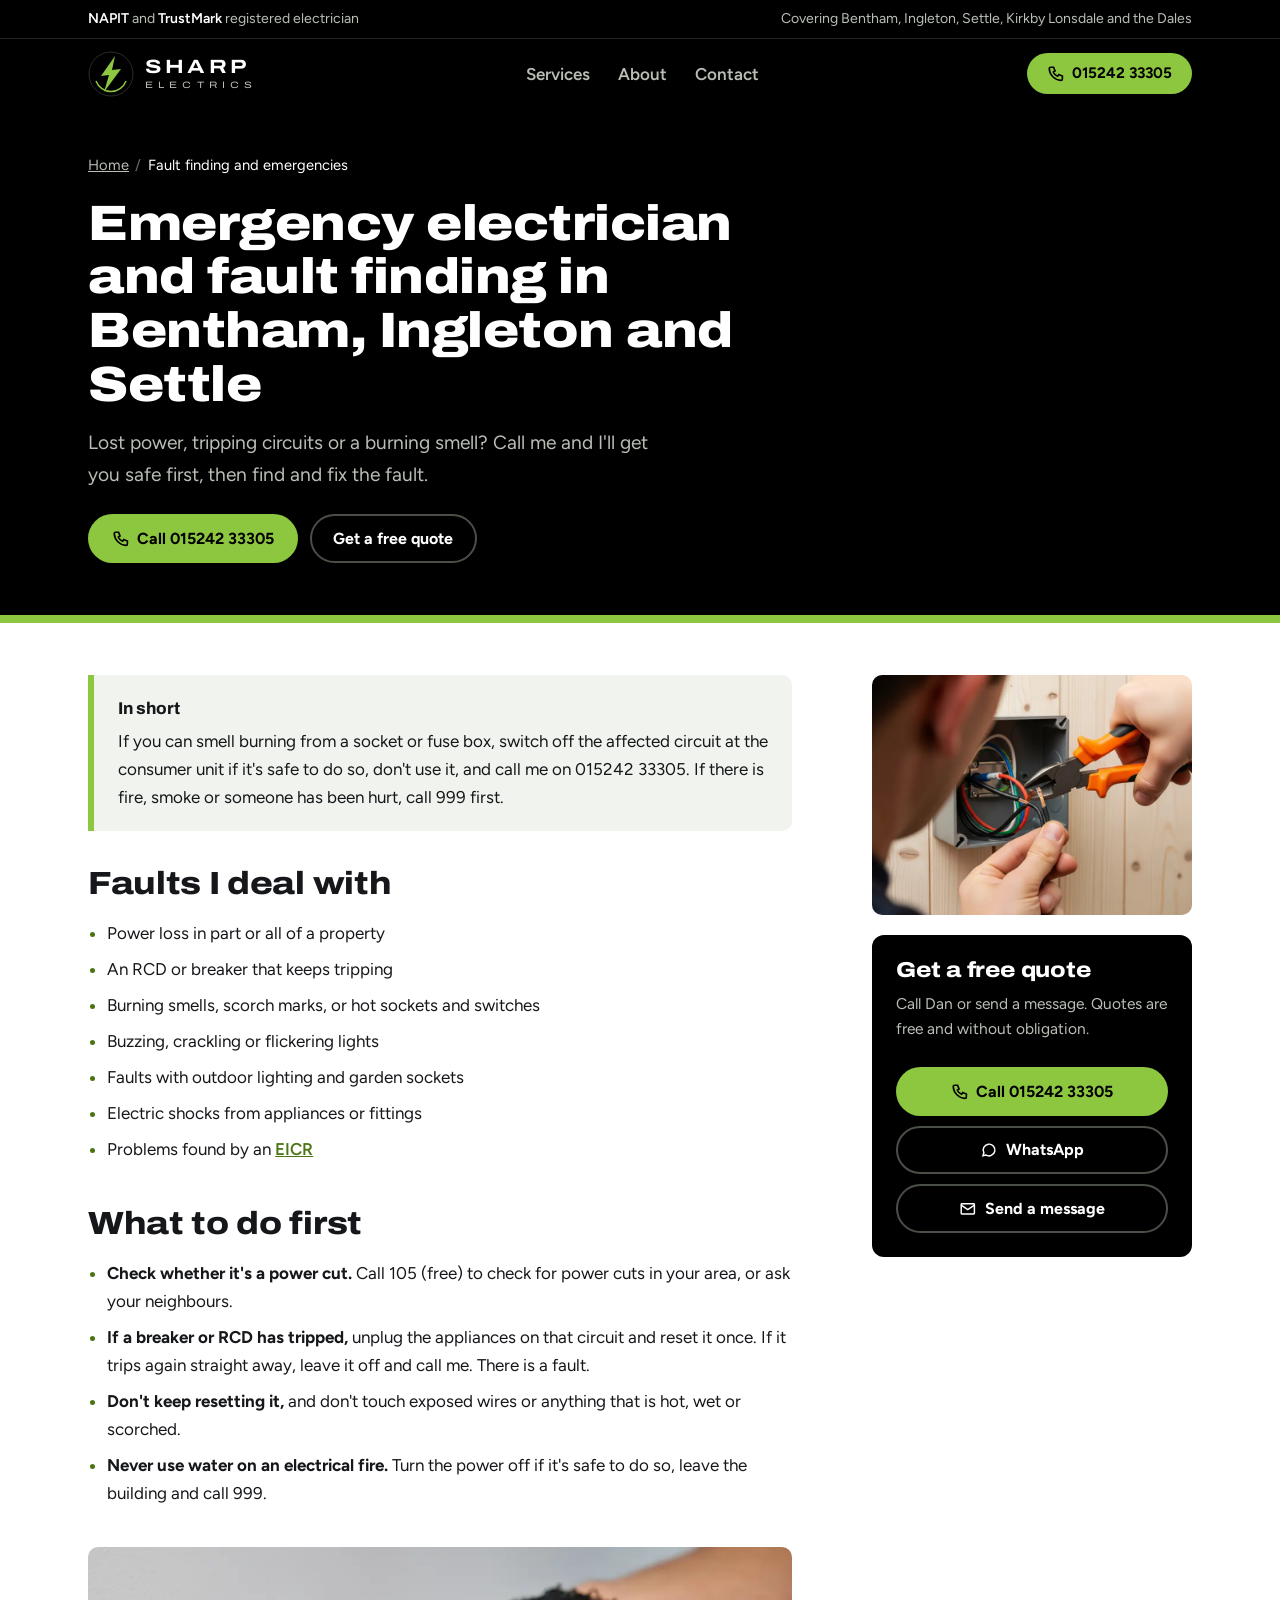
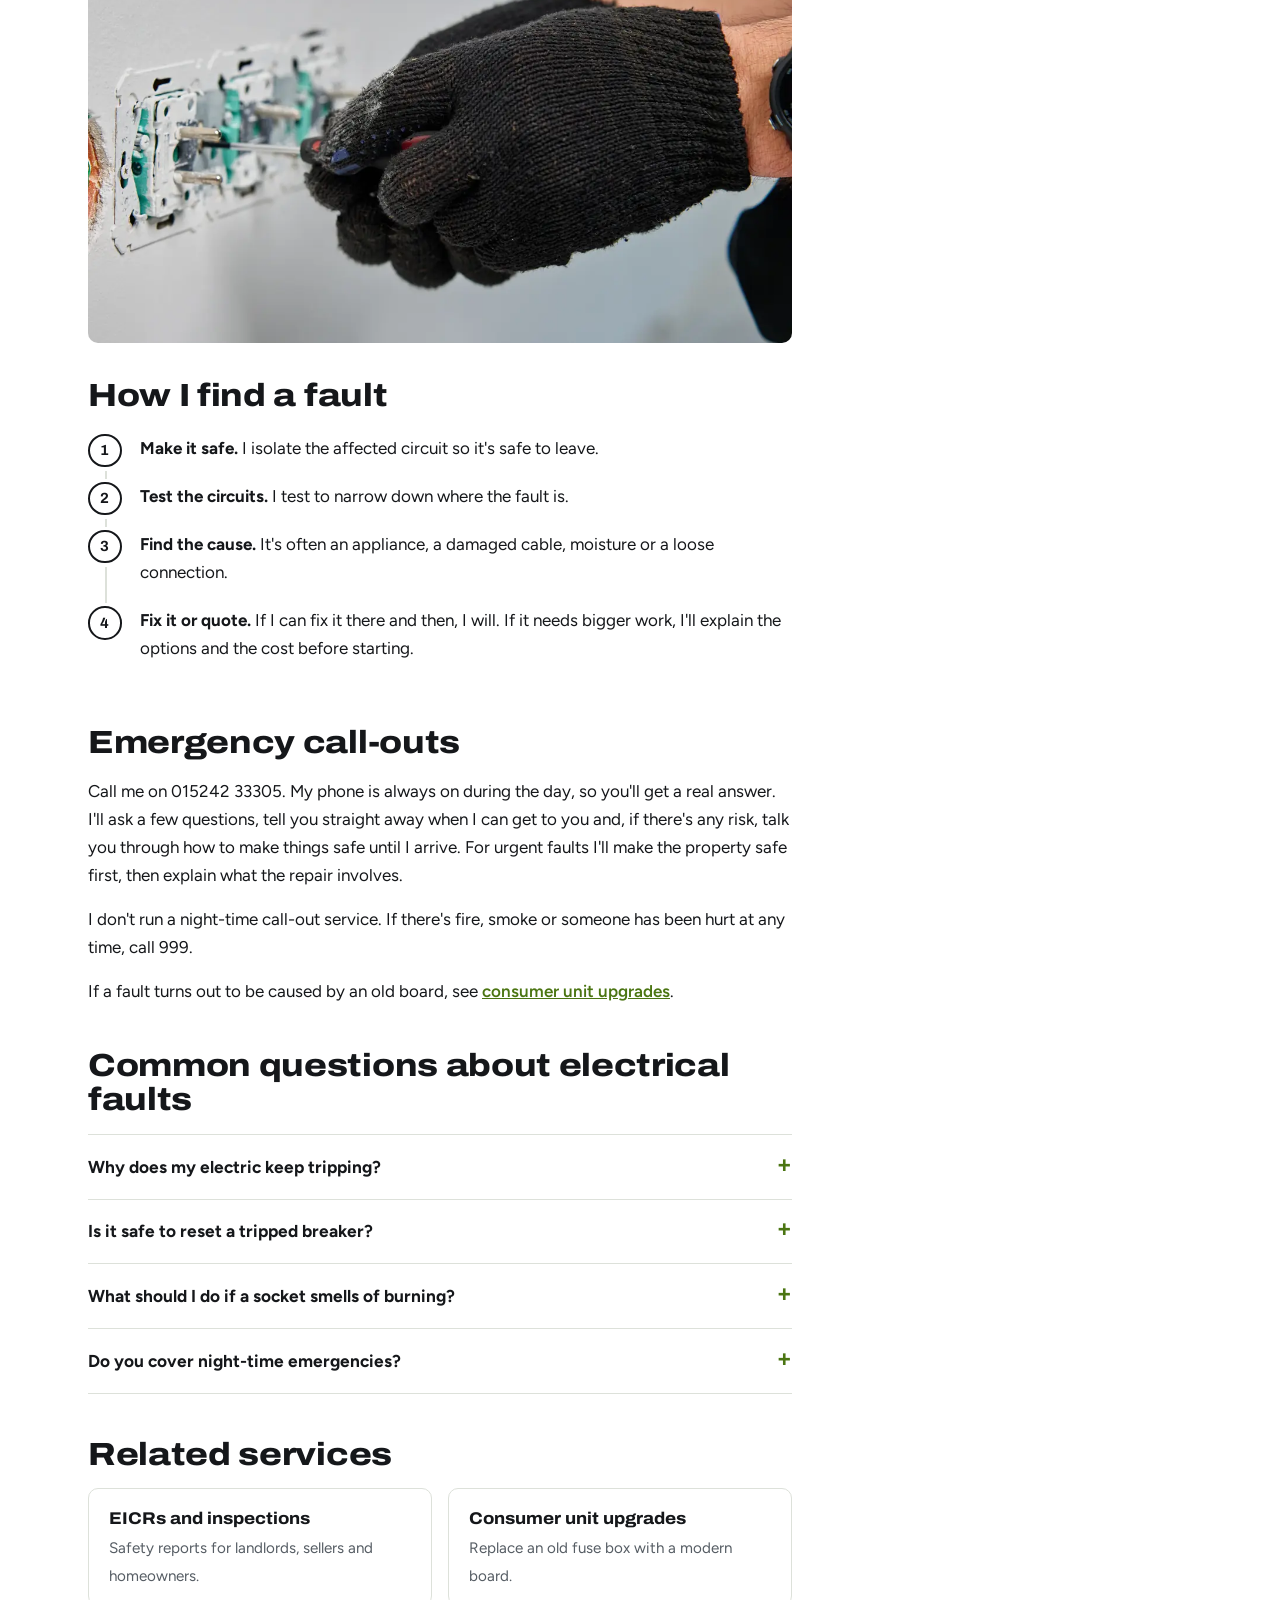
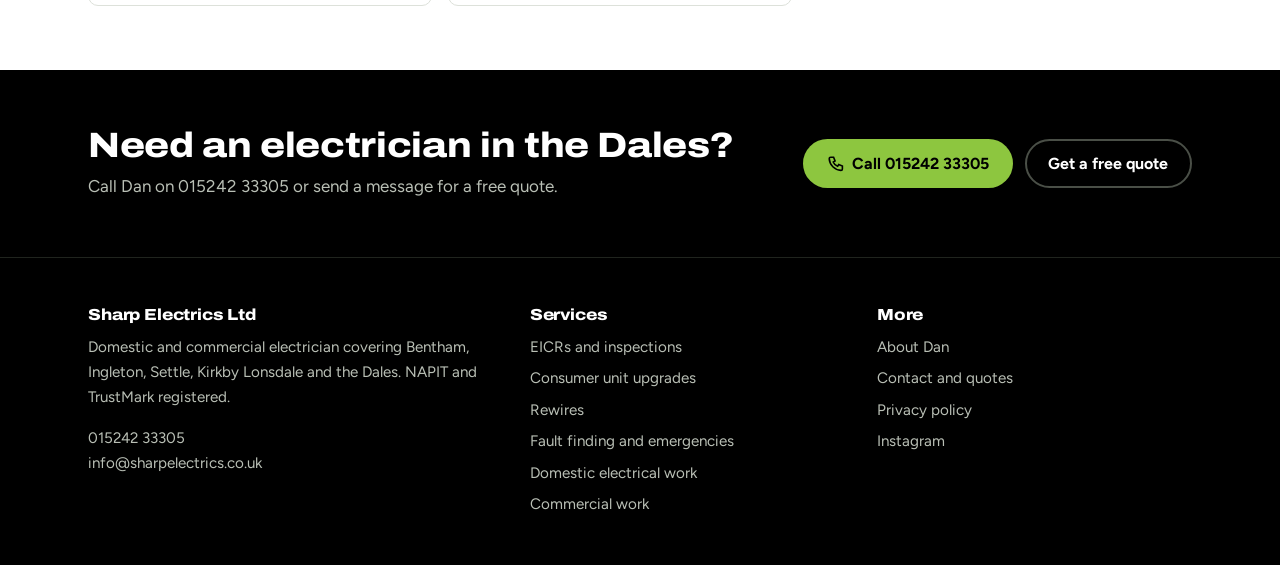
<file: emergency-electrician/index.html>
<!doctype html>
<html lang="en-GB"><head><meta charset="utf-8"><meta name="viewport" content="width=device-width, initial-scale=1"><title>Emergency Electrician Bentham &amp; Settle | Sharp Electrics</title><meta name="description" content="Emergency electrician and fault finding in Bentham, Ingleton, Settle and the Dales. Power loss, tripping circuits, burning smells. Call 015242 33305."><link rel="canonical" href="https://www.sharpelectrics.co.uk/emergency-electrician/"><meta name="robots" content="noindex,nofollow"><meta name="theme-color" content="#000000"><meta property="og:type" content="website"><meta property="og:locale" content="en_GB"><meta property="og:site_name" content="Sharp Electrics"><meta property="og:title" content="Emergency Electrician Bentham &amp; Settle | Sharp Electrics"><meta property="og:description" content="Emergency electrician and fault finding in Bentham, Ingleton, Settle and the Dales. Power loss, tripping circuits, burning smells. Call 015242 33305."><meta property="og:url" content="https://www.sharpelectrics.co.uk/emergency-electrician/"><meta property="og:image" content="https://www.sharpelectrics.co.uk/assets/img/og.jpg"><meta name="twitter:card" content="summary_large_image"><link rel="icon" href="../assets/img/favicon.svg" type="image/svg+xml"><link rel="apple-touch-icon" href="../assets/img/apple-touch-icon.png"><link rel="stylesheet" href="../assets/css/style.css"><script>document.documentElement.classList.add("js")</script><script type="application/ld+json">{"@context":"https://schema.org","@graph":[{"@type":"Electrician","@id":"https://www.sharpelectrics.co.uk/#business","name":"Sharp Electrics Ltd","legalName":"Sharp Electrics Ltd","url":"https://www.sharpelectrics.co.uk/","telephone":"+44 1524 233305","email":"info@sharpelectrics.co.uk","description":"Domestic and commercial electrician in Bentham covering Ingleton, Settle, Kirkby Lonsdale and the Yorkshire Dales. NAPIT and TrustMark registered.","image":"https://www.sharpelectrics.co.uk/assets/img/og.jpg","logo":"https://www.sharpelectrics.co.uk/assets/img/logo-512.png","foundingDate":"2024","founder":{"@type":"Person","name":"Dan Sharp"},"address":{"@type":"PostalAddress","addressLocality":"Bentham","addressRegion":"North Yorkshire","addressCountry":"GB"},"areaServed":[{"@type":"City","name":"Bentham"},{"@type":"City","name":"Ingleton"},{"@type":"City","name":"Settle"},{"@type":"City","name":"Kirkby Lonsdale"},{"@type":"City","name":"Carnforth"},{"@type":"City","name":"Caton"},{"@type":"City","name":"Hornby"},{"@type":"City","name":"Milnthorpe"},{"@type":"City","name":"Long Preston"},{"@type":"City","name":"Hellifield"}],"memberOf":[{"@type":"Organization","name":"NAPIT"},{"@type":"Organization","name":"TrustMark"}],"sameAs":["https://www.instagram.com/sharpelectricsltd/"]},{"@type":"BreadcrumbList","itemListElement":[{"@type":"ListItem","position":1,"name":"Home","item":"https://www.sharpelectrics.co.uk/"},{"@type":"ListItem","position":2,"name":"Fault finding and emergencies","item":"https://www.sharpelectrics.co.uk/emergency-electrician/"}]},{"@type":"Service","@id":"https://www.sharpelectrics.co.uk/emergency-electrician/#service","name":"Emergency electrician and fault finding in Bentham, Ingleton and Settle","serviceType":"Emergency electrical repairs and fault finding","url":"https://www.sharpelectrics.co.uk/emergency-electrician/","provider":{"@id":"https://www.sharpelectrics.co.uk/#business"},"areaServed":[{"@type":"City","name":"Bentham"},{"@type":"City","name":"Ingleton"},{"@type":"City","name":"Settle"},{"@type":"City","name":"Kirkby Lonsdale"},{"@type":"City","name":"Carnforth"},{"@type":"City","name":"Caton"},{"@type":"City","name":"Hornby"},{"@type":"City","name":"Milnthorpe"},{"@type":"City","name":"Long Preston"},{"@type":"City","name":"Hellifield"}],"description":"Emergency electrician and fault finding in Bentham, Ingleton, Settle and the Dales. Power loss, tripping circuits, burning smells. Call 015242 33305."},{"@type":"FAQPage","mainEntity":[{"@type":"Question","name":"Why does my electric keep tripping?","acceptedAnswer":{"@type":"Answer","text":"The usual causes are an overloaded circuit, a faulty appliance, moisture in a socket or light fitting, a damaged cable, or a fault in the protective device itself. If it trips again after you've unplugged everything on that circuit, the fault is in the wiring and needs testing."}},{"@type":"Question","name":"Is it safe to reset a tripped breaker?","acceptedAnswer":{"@type":"Answer","text":"Once, yes, after unplugging the appliances on that circuit. If it trips again, leave it off and call an electrician."}},{"@type":"Question","name":"What should I do if a socket smells of burning?","acceptedAnswer":{"@type":"Answer","text":"Turn off that circuit at the consumer unit if you can do so safely, stop using the socket and call me. Don't use it again until it has been checked. If you see smoke or flames, leave the building and call 999."}},{"@type":"Question","name":"Do you cover night-time emergencies?","acceptedAnswer":{"@type":"Answer","text":"I don't offer a night-time call-out service, but my phone is always on during the day. Call 015242 33305 and I'll tell you straight away when I can get to you, and talk you through how to make things safe in the meantime. If there's fire, smoke or injury at any time, call 999."}}]}]}</script></head>
<body><a class="skip" href="#main">Skip to content</a><div class="trustbar"><div class="wrap"><span><strong>NAPIT</strong> and <strong>TrustMark</strong> registered electrician</span><span>Covering Bentham, Ingleton, Settle, Kirkby Lonsdale and the Dales</span></div></div><header class="site"><div class="wrap"><a class="logo" href="../index.html" aria-label="Sharp Electrics home"><svg viewBox="0 0 46 46" aria-hidden="true"><circle cx="23" cy="23" r="22" fill="#000" stroke="#2A2E28"/><path d="M8 30 A16 16 0 0 0 38 30" fill="none" stroke="#8DC63F" stroke-width="1.5"/><path d="M27 5 L13 25 L21 24 L16 41 L33 18 L24 19 Z" fill="#8DC63F"/></svg><span class="logo-text"><b>SHARP</b><span>ELECTRICS</span></span></a><button class="menu-btn" type="button" aria-expanded="false" aria-controls="nav">Menu</button><nav class="main" id="nav" aria-label="Main"><ul><li class="has-sub"><a href="../index.html#services">Services</a><ul class="sub"><li><a href="../eicr-testing/index.html">EICRs and inspections</a></li><li><a href="../consumer-unit-upgrades/index.html">Consumer unit upgrades</a></li><li><a href="../rewires/index.html">Rewires</a></li><li><a href="../emergency-electrician/index.html" aria-current="page">Fault finding and emergencies</a></li><li><a href="../domestic-electrician/index.html">Domestic electrical work</a></li><li><a href="../commercial-electrician/index.html">Commercial work</a></li></ul></li><li><a href="../about/index.html">About</a></li><li><a href="../contact/index.html">Contact</a></li></ul></nav><a class="btn btn-lime call" href="tel:+441524233305"><svg viewBox="0 0 24 24" fill="none" stroke="currentColor" stroke-width="2.2" aria-hidden="true"><path d="M5 3h4l2 5-2.5 1.5a11 11 0 0 0 6 6L16 13l5 2v4a2 2 0 0 1-2 2A17 17 0 0 1 3 5a2 2 0 0 1 2-2"/></svg><span class="num-full">015242 33305</span><span class="num-short">Call</span></a></div></header><main id="main"><section class="page-head"><div class="wrap"><nav class="crumbs" aria-label="Breadcrumb"><ol><li><a href="../index.html">Home</a></li><li><span aria-current="page">Fault finding and emergencies</span></li></ol></nav><h1>Emergency electrician and fault finding in Bentham, Ingleton and Settle</h1><p class="lede">Lost power, tripping circuits or a burning smell? Call me and I'll get you safe first, then find and fix the fault.</p><div class="ctas"><a class="btn btn-lime" href="tel:+441524233305"><svg viewBox="0 0 24 24" fill="none" stroke="currentColor" stroke-width="2.2" aria-hidden="true"><path d="M5 3h4l2 5-2.5 1.5a11 11 0 0 0 6 6L16 13l5 2v4a2 2 0 0 1-2 2A17 17 0 0 1 3 5a2 2 0 0 1 2-2"/></svg> Call 015242 33305</a><a class="btn btn-ghost" href="../contact/index.html">Get a free quote</a></div></div></section><section class="content"><div class="wrap two-col"><article class="prose">
<div class="answer"><p class="label">In short</p><p>If you can smell burning from a socket or fuse box, switch off the affected circuit at the consumer unit if it's safe to do so, don't use it, and call me on 015242 33305. If there is fire, smoke or someone has been hurt, call 999 first.</p></div>

<h2>Faults I deal with</h2>
<ul>
<li>Power loss in part or all of a property</li>
<li>An RCD or breaker that keeps tripping</li>
<li>Burning smells, scorch marks, or hot sockets and switches</li>
<li>Buzzing, crackling or flickering lights</li>
<li>Faults with outdoor lighting and garden sockets</li>
<li>Electric shocks from appliances or fittings</li>
<li>Problems found by an <a href="../eicr-testing/index.html">EICR</a></li>
</ul>

<h2>What to do first</h2>
<ul>
<li><strong>Check whether it's a power cut.</strong> Call 105 (free) to check for power cuts in your area, or ask your neighbours.</li>
<li><strong>If a breaker or RCD has tripped,</strong> unplug the appliances on that circuit and reset it once. If it trips again straight away, leave it off and call me. There is a fault.</li>
<li><strong>Don't keep resetting it,</strong> and don't touch exposed wires or anything that is hot, wet or scorched.</li>
<li><strong>Never use water on an electrical fire.</strong> Turn the power off if it's safe to do so, leave the building and call 999.</li>
</ul>

<figure class="inline-img"><img src="../assets/img/inline-b-glove.webp" width="1200" height="675" alt="Gloved hand tightening a connection at a socket" loading="lazy"></figure><h2>How I find a fault</h2>
<ol class="steps">
<li><strong>Make it safe.</strong> I isolate the affected circuit so it's safe to leave.</li>
<li><strong>Test the circuits.</strong> I test to narrow down where the fault is.</li>
<li><strong>Find the cause.</strong> It's often an appliance, a damaged cable, moisture or a loose connection.</li>
<li><strong>Fix it or quote.</strong> If I can fix it there and then, I will. If it needs bigger work, I'll explain the options and the cost before starting.</li>
</ol>

<h2>Emergency call-outs</h2>
<p>Call me on 015242 33305. My phone is always on during the day, so you'll get a real answer. I'll ask a few questions, tell you straight away when I can get to you and, if there's any risk, talk you through how to make things safe until I arrive. For urgent faults I'll make the property safe first, then explain what the repair involves.</p><p>I don't run a night-time call-out service. If there's fire, smoke or someone has been hurt at any time, call 999.</p>
<p>If a fault turns out to be caused by an old board, see <a href="../consumer-unit-upgrades/index.html">consumer unit upgrades</a>.</p>
<h2>Common questions about electrical faults</h2><div class="faq"><details><summary>Why does my electric keep tripping?</summary><p>The usual causes are an overloaded circuit, a faulty appliance, moisture in a socket or light fitting, a damaged cable, or a fault in the protective device itself. If it trips again after you've unplugged everything on that circuit, the fault is in the wiring and needs testing.</p></details><details><summary>Is it safe to reset a tripped breaker?</summary><p>Once, yes, after unplugging the appliances on that circuit. If it trips again, leave it off and call an electrician.</p></details><details><summary>What should I do if a socket smells of burning?</summary><p>Turn off that circuit at the consumer unit if you can do so safely, stop using the socket and call me. Don't use it again until it has been checked. If you see smoke or flames, leave the building and call 999.</p></details><details><summary>Do you cover night-time emergencies?</summary><p>I don't offer a night-time call-out service, but my phone is always on during the day. Call 015242 33305 and I'll tell you straight away when I can get to you, and talk you through how to make things safe in the meantime. If there's fire, smoke or injury at any time, call 999.</p></details></div><h2>Related services</h2><div class="related"><a href="../eicr-testing/index.html"><strong>EICRs and inspections</strong><span>Safety reports for landlords, sellers and homeowners.</span></a><a href="../consumer-unit-upgrades/index.html"><strong>Consumer unit upgrades</strong><span>Replace an old fuse box with a modern board.</span></a></div></article><aside class="side"><img src="../assets/img/emergency.webp" width="800" height="600" alt="Electrician stripping a cable at a junction box" loading="lazy"><div class="contact-card"><h2>Get a free quote</h2><p>Call Dan or send a message. Quotes are free and without obligation.</p><a class="btn btn-lime" href="tel:+441524233305"><svg viewBox="0 0 24 24" fill="none" stroke="currentColor" stroke-width="2.2" aria-hidden="true"><path d="M5 3h4l2 5-2.5 1.5a11 11 0 0 0 6 6L16 13l5 2v4a2 2 0 0 1-2 2A17 17 0 0 1 3 5a2 2 0 0 1 2-2"/></svg> Call 015242 33305</a><a class="btn btn-ghost" href="https://wa.me/441524233305"><svg viewBox="0 0 24 24" fill="none" stroke="currentColor" stroke-width="2" aria-hidden="true"><path d="M4 20l1.3-3.9A8 8 0 1 1 8 19z"/></svg> WhatsApp</a><a class="btn btn-ghost" href="../contact/index.html"><svg viewBox="0 0 24 24" fill="none" stroke="currentColor" stroke-width="2" aria-hidden="true"><rect x="3" y="5" width="18" height="14" rx="1"/><path d="M3 7l9 6 9-6"/></svg> Send a message</a></div></aside></div></section><section class="cta"><div class="wrap"><div><h2>Need an electrician in the Dales?</h2><p>Call Dan on 015242 33305 or send a message for a free quote.</p></div><div class="ctas"><a class="btn btn-lime" href="tel:+441524233305"><svg viewBox="0 0 24 24" fill="none" stroke="currentColor" stroke-width="2.2" aria-hidden="true"><path d="M5 3h4l2 5-2.5 1.5a11 11 0 0 0 6 6L16 13l5 2v4a2 2 0 0 1-2 2A17 17 0 0 1 3 5a2 2 0 0 1 2-2"/></svg> Call 015242 33305</a><a class="btn btn-ghost" href="../contact/index.html">Get a free quote</a></div></div></section></main><footer class="site"><div class="wrap"><div><h2>Sharp Electrics Ltd</h2><p>Domestic and commercial electrician covering Bentham, Ingleton, Settle, Kirkby Lonsdale and the Dales. NAPIT and TrustMark registered.</p><p><a href="tel:+441524233305">015242 33305</a><br><a href="mailto:info@sharpelectrics.co.uk">info@sharpelectrics.co.uk</a></p></div><div><h2>Services</h2><ul><li><a href="../eicr-testing/index.html">EICRs and inspections</a></li><li><a href="../consumer-unit-upgrades/index.html">Consumer unit upgrades</a></li><li><a href="../rewires/index.html">Rewires</a></li><li><a href="../emergency-electrician/index.html">Fault finding and emergencies</a></li><li><a href="../domestic-electrician/index.html">Domestic electrical work</a></li><li><a href="../commercial-electrician/index.html">Commercial work</a></li></ul></div><div><h2>More</h2><ul><li><a href="../about/index.html">About Dan</a></li><li><a href="../contact/index.html">Contact and quotes</a></li><li><a href="../privacy-policy/index.html">Privacy policy</a></li><li><a href="https://www.instagram.com/sharpelectricsltd/" rel="noopener">Instagram</a></li></ul></div></div></footer><div class="callbar"><a class="btn btn-lime" href="tel:+441524233305">Call Dan</a><a class="btn btn-ghost" href="https://wa.me/441524233305">WhatsApp</a></div><script src="../assets/js/main.js" defer></script></body></html>
</file>
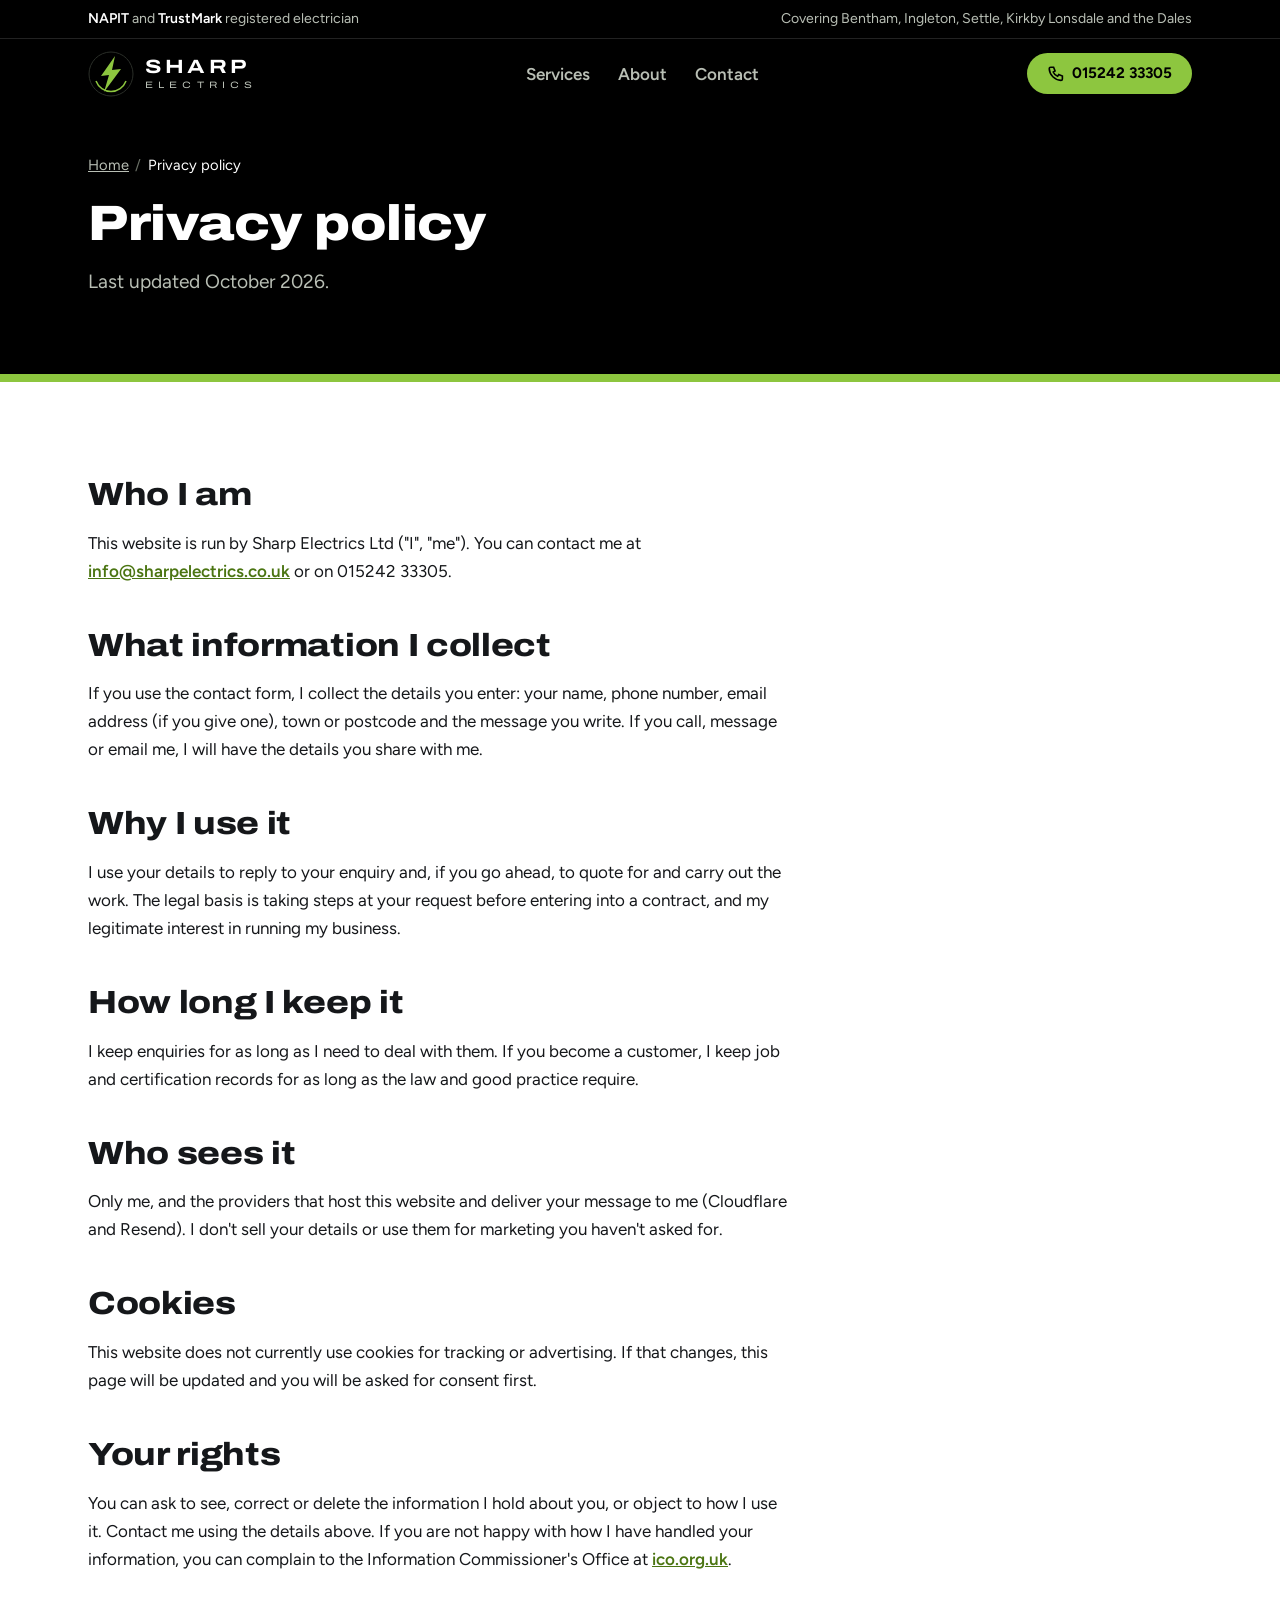
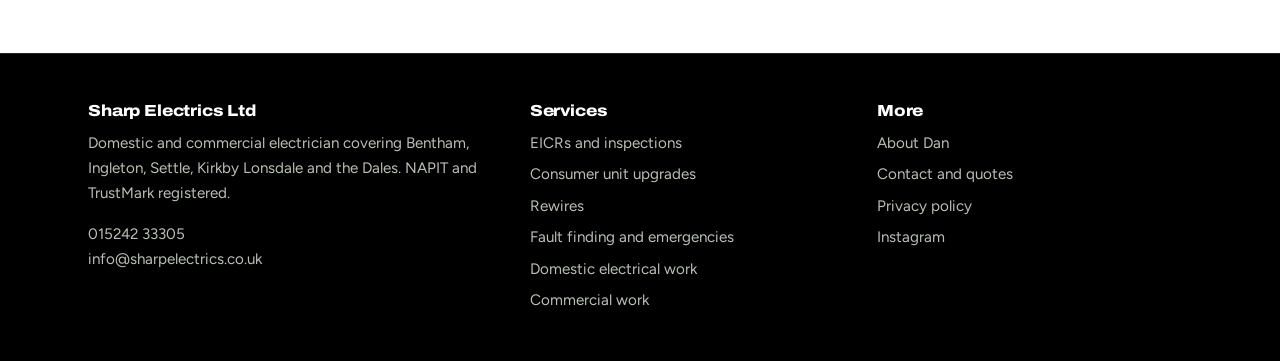
<file: privacy-policy/index.html>
<!doctype html>
<html lang="en-GB"><head><meta charset="utf-8"><meta name="viewport" content="width=device-width, initial-scale=1"><title>Privacy Policy | Sharp Electrics</title><meta name="description" content="How Sharp Electrics Ltd uses the information you give when you contact us through this website."><link rel="canonical" href="https://www.sharpelectrics.co.uk/privacy-policy/"><meta name="robots" content="noindex,nofollow"><meta name="theme-color" content="#000000"><meta property="og:type" content="website"><meta property="og:locale" content="en_GB"><meta property="og:site_name" content="Sharp Electrics"><meta property="og:title" content="Privacy Policy | Sharp Electrics"><meta property="og:description" content="How Sharp Electrics Ltd uses the information you give when you contact us through this website."><meta property="og:url" content="https://www.sharpelectrics.co.uk/privacy-policy/"><meta property="og:image" content="https://www.sharpelectrics.co.uk/assets/img/og.jpg"><meta name="twitter:card" content="summary_large_image"><link rel="icon" href="../assets/img/favicon.svg" type="image/svg+xml"><link rel="apple-touch-icon" href="../assets/img/apple-touch-icon.png"><link rel="stylesheet" href="../assets/css/style.css"><script>document.documentElement.classList.add("js")</script><script type="application/ld+json">{"@context":"https://schema.org","@graph":[{"@type":"Electrician","@id":"https://www.sharpelectrics.co.uk/#business","name":"Sharp Electrics Ltd","legalName":"Sharp Electrics Ltd","url":"https://www.sharpelectrics.co.uk/","telephone":"+44 1524 233305","email":"info@sharpelectrics.co.uk","description":"Domestic and commercial electrician in Bentham covering Ingleton, Settle, Kirkby Lonsdale and the Yorkshire Dales. NAPIT and TrustMark registered.","image":"https://www.sharpelectrics.co.uk/assets/img/og.jpg","logo":"https://www.sharpelectrics.co.uk/assets/img/logo-512.png","foundingDate":"2024","founder":{"@type":"Person","name":"Dan Sharp"},"address":{"@type":"PostalAddress","addressLocality":"Bentham","addressRegion":"North Yorkshire","addressCountry":"GB"},"areaServed":[{"@type":"City","name":"Bentham"},{"@type":"City","name":"Ingleton"},{"@type":"City","name":"Settle"},{"@type":"City","name":"Kirkby Lonsdale"},{"@type":"City","name":"Carnforth"},{"@type":"City","name":"Caton"},{"@type":"City","name":"Hornby"},{"@type":"City","name":"Milnthorpe"},{"@type":"City","name":"Long Preston"},{"@type":"City","name":"Hellifield"}],"memberOf":[{"@type":"Organization","name":"NAPIT"},{"@type":"Organization","name":"TrustMark"}],"sameAs":["https://www.instagram.com/sharpelectricsltd/"]},{"@type":"BreadcrumbList","itemListElement":[{"@type":"ListItem","position":1,"name":"Home","item":"https://www.sharpelectrics.co.uk/"},{"@type":"ListItem","position":2,"name":"Privacy policy","item":"https://www.sharpelectrics.co.uk/privacy-policy/"}]}]}</script></head>
<body><a class="skip" href="#main">Skip to content</a><div class="trustbar"><div class="wrap"><span><strong>NAPIT</strong> and <strong>TrustMark</strong> registered electrician</span><span>Covering Bentham, Ingleton, Settle, Kirkby Lonsdale and the Dales</span></div></div><header class="site"><div class="wrap"><a class="logo" href="../index.html" aria-label="Sharp Electrics home"><svg viewBox="0 0 46 46" aria-hidden="true"><circle cx="23" cy="23" r="22" fill="#000" stroke="#2A2E28"/><path d="M8 30 A16 16 0 0 0 38 30" fill="none" stroke="#8DC63F" stroke-width="1.5"/><path d="M27 5 L13 25 L21 24 L16 41 L33 18 L24 19 Z" fill="#8DC63F"/></svg><span class="logo-text"><b>SHARP</b><span>ELECTRICS</span></span></a><button class="menu-btn" type="button" aria-expanded="false" aria-controls="nav">Menu</button><nav class="main" id="nav" aria-label="Main"><ul><li class="has-sub"><a href="../index.html#services">Services</a><ul class="sub"><li><a href="../eicr-testing/index.html">EICRs and inspections</a></li><li><a href="../consumer-unit-upgrades/index.html">Consumer unit upgrades</a></li><li><a href="../rewires/index.html">Rewires</a></li><li><a href="../emergency-electrician/index.html">Fault finding and emergencies</a></li><li><a href="../domestic-electrician/index.html">Domestic electrical work</a></li><li><a href="../commercial-electrician/index.html">Commercial work</a></li></ul></li><li><a href="../about/index.html">About</a></li><li><a href="../contact/index.html">Contact</a></li></ul></nav><a class="btn btn-lime call" href="tel:+441524233305"><svg viewBox="0 0 24 24" fill="none" stroke="currentColor" stroke-width="2.2" aria-hidden="true"><path d="M5 3h4l2 5-2.5 1.5a11 11 0 0 0 6 6L16 13l5 2v4a2 2 0 0 1-2 2A17 17 0 0 1 3 5a2 2 0 0 1 2-2"/></svg><span class="num-full">015242 33305</span><span class="num-short">Call</span></a></div></header><main id="main"><section class="page-head"><div class="wrap"><nav class="crumbs" aria-label="Breadcrumb"><ol><li><a href="../index.html">Home</a></li><li><span aria-current="page">Privacy policy</span></li></ol></nav><h1>Privacy policy</h1><p class="lede">Last updated October 2026.</p></div></section>
<section class="content"><div class="wrap"><div class="prose">
<h2>Who I am</h2>
<p>This website is run by Sharp Electrics Ltd ("I", "me"). You can contact me at <a href="mailto:info@sharpelectrics.co.uk">info@sharpelectrics.co.uk</a> or on 015242 33305.</p>
<h2>What information I collect</h2>
<p>If you use the contact form, I collect the details you enter: your name, phone number, email address (if you give one), town or postcode and the message you write. If you call, message or email me, I will have the details you share with me.</p>
<h2>Why I use it</h2>
<p>I use your details to reply to your enquiry and, if you go ahead, to quote for and carry out the work. The legal basis is taking steps at your request before entering into a contract, and my legitimate interest in running my business.</p>
<h2>How long I keep it</h2>
<p>I keep enquiries for as long as I need to deal with them. If you become a customer, I keep job and certification records for as long as the law and good practice require.</p>
<h2>Who sees it</h2>
<p>Only me, and the providers that host this website and deliver your message to me (Cloudflare and Resend). I don't sell your details or use them for marketing you haven't asked for.</p>
<h2>Cookies</h2>
<p>This website does not currently use cookies for tracking or advertising. If that changes, this page will be updated and you will be asked for consent first.</p>
<h2>Your rights</h2>
<p>You can ask to see, correct or delete the information I hold about you, or object to how I use it. Contact me using the details above. If you are not happy with how I have handled your information, you can complain to the Information Commissioner's Office at <a href="https://ico.org.uk" rel="noopener">ico.org.uk</a>.</p>
</div></div></section></main><footer class="site"><div class="wrap"><div><h2>Sharp Electrics Ltd</h2><p>Domestic and commercial electrician covering Bentham, Ingleton, Settle, Kirkby Lonsdale and the Dales. NAPIT and TrustMark registered.</p><p><a href="tel:+441524233305">015242 33305</a><br><a href="mailto:info@sharpelectrics.co.uk">info@sharpelectrics.co.uk</a></p></div><div><h2>Services</h2><ul><li><a href="../eicr-testing/index.html">EICRs and inspections</a></li><li><a href="../consumer-unit-upgrades/index.html">Consumer unit upgrades</a></li><li><a href="../rewires/index.html">Rewires</a></li><li><a href="../emergency-electrician/index.html">Fault finding and emergencies</a></li><li><a href="../domestic-electrician/index.html">Domestic electrical work</a></li><li><a href="../commercial-electrician/index.html">Commercial work</a></li></ul></div><div><h2>More</h2><ul><li><a href="../about/index.html">About Dan</a></li><li><a href="../contact/index.html">Contact and quotes</a></li><li><a href="../privacy-policy/index.html">Privacy policy</a></li><li><a href="https://www.instagram.com/sharpelectricsltd/" rel="noopener">Instagram</a></li></ul></div></div></footer><div class="callbar"><a class="btn btn-lime" href="tel:+441524233305">Call Dan</a><a class="btn btn-ghost" href="https://wa.me/441524233305">WhatsApp</a></div><script src="../assets/js/main.js" defer></script></body></html>
</file>
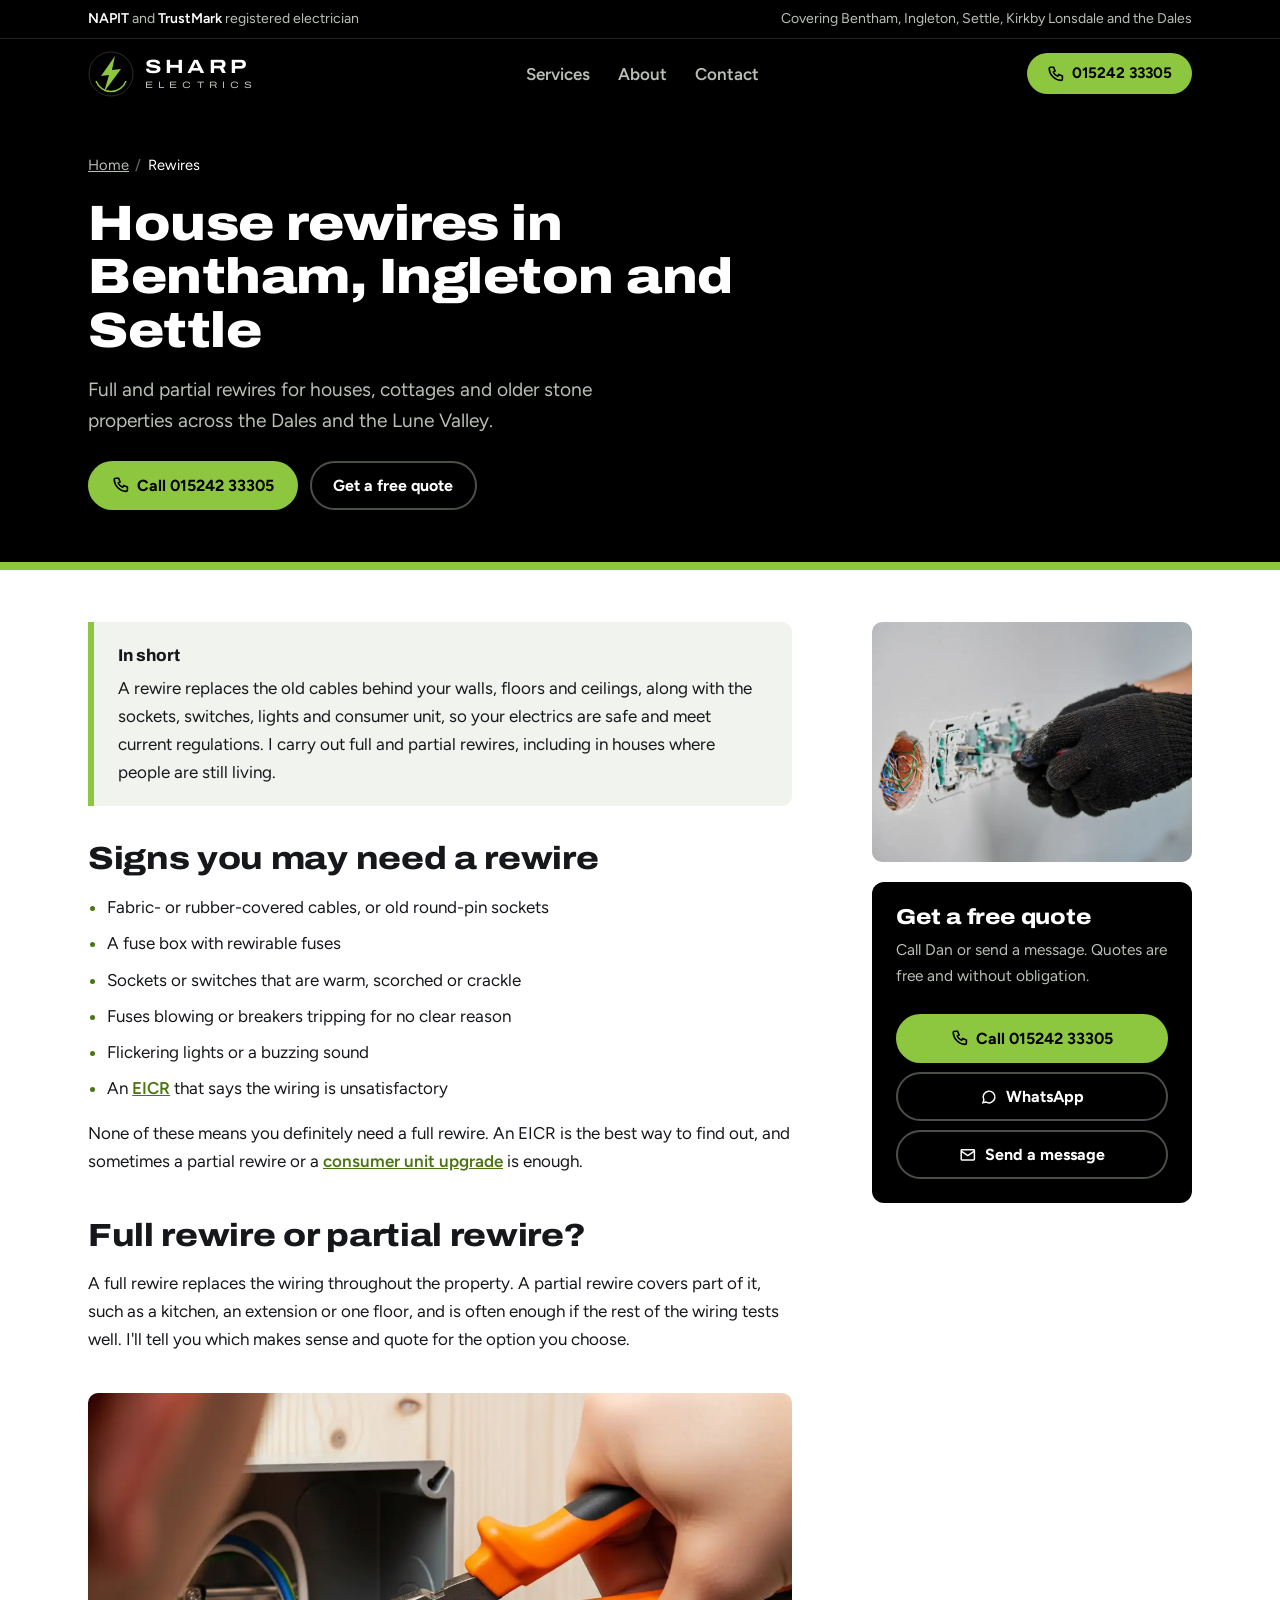
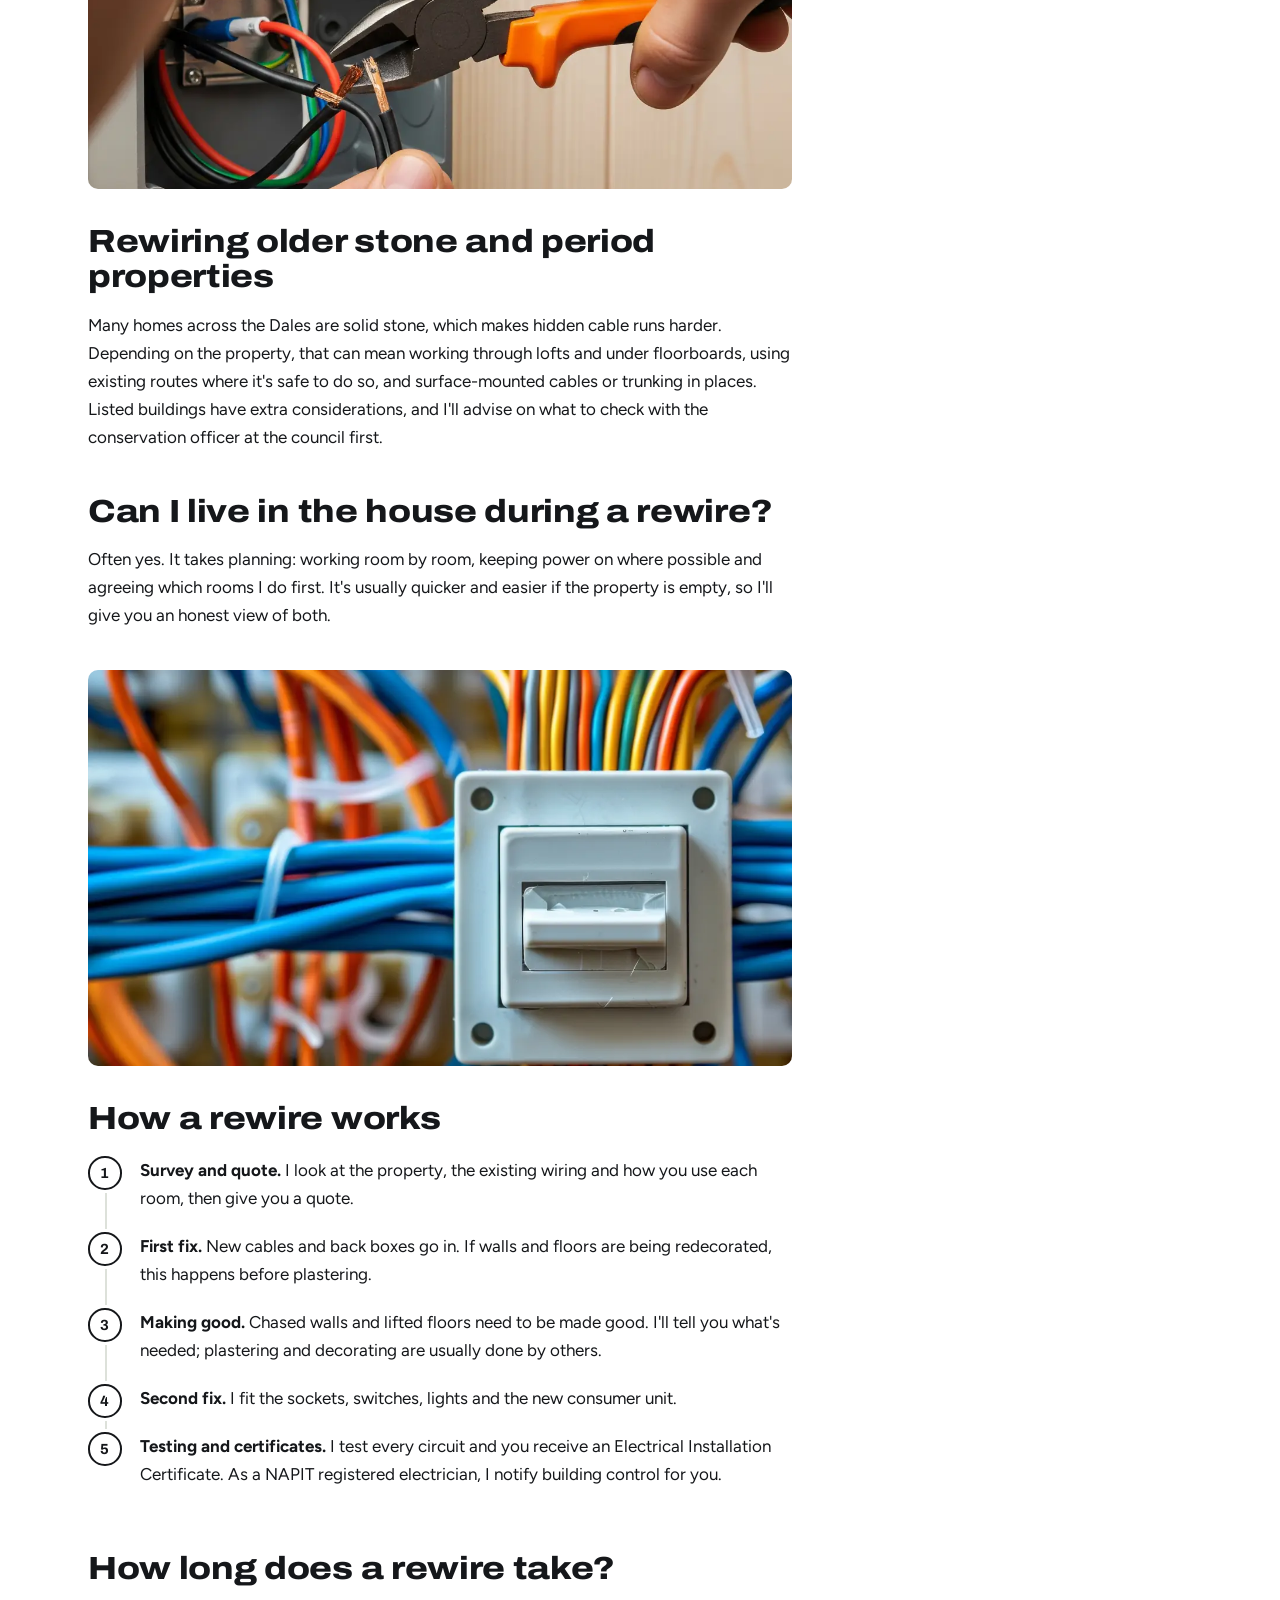
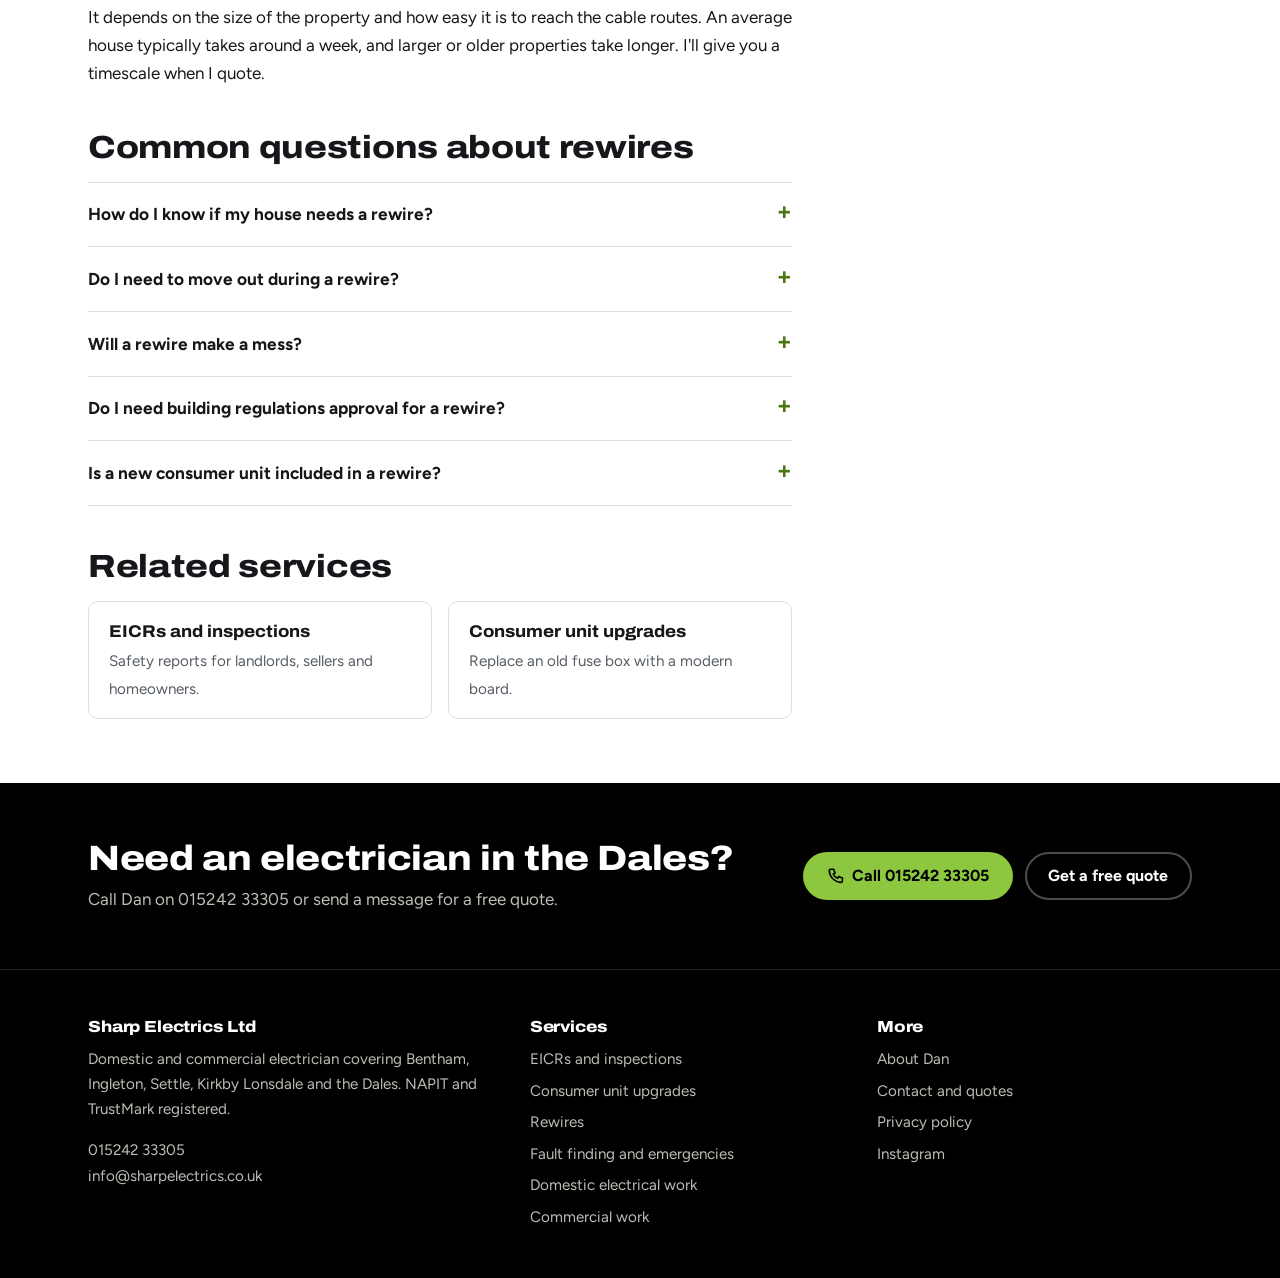
<file: rewires/index.html>
<!doctype html>
<html lang="en-GB"><head><meta charset="utf-8"><meta name="viewport" content="width=device-width, initial-scale=1"><title>Rewires in Bentham, Ingleton &amp; Settle | Sharp Electrics</title><meta name="description" content="Full and partial house rewires in Bentham, Ingleton, Settle and the Dales, including older stone properties. Call Sharp Electrics for a free quote."><link rel="canonical" href="https://www.sharpelectrics.co.uk/rewires/"><meta name="robots" content="noindex,nofollow"><meta name="theme-color" content="#000000"><meta property="og:type" content="website"><meta property="og:locale" content="en_GB"><meta property="og:site_name" content="Sharp Electrics"><meta property="og:title" content="Rewires in Bentham, Ingleton &amp; Settle | Sharp Electrics"><meta property="og:description" content="Full and partial house rewires in Bentham, Ingleton, Settle and the Dales, including older stone properties. Call Sharp Electrics for a free quote."><meta property="og:url" content="https://www.sharpelectrics.co.uk/rewires/"><meta property="og:image" content="https://www.sharpelectrics.co.uk/assets/img/og.jpg"><meta name="twitter:card" content="summary_large_image"><link rel="icon" href="../assets/img/favicon.svg" type="image/svg+xml"><link rel="apple-touch-icon" href="../assets/img/apple-touch-icon.png"><link rel="stylesheet" href="../assets/css/style.css"><script>document.documentElement.classList.add("js")</script><script type="application/ld+json">{"@context":"https://schema.org","@graph":[{"@type":"Electrician","@id":"https://www.sharpelectrics.co.uk/#business","name":"Sharp Electrics Ltd","legalName":"Sharp Electrics Ltd","url":"https://www.sharpelectrics.co.uk/","telephone":"+44 1524 233305","email":"info@sharpelectrics.co.uk","description":"Domestic and commercial electrician in Bentham covering Ingleton, Settle, Kirkby Lonsdale and the Yorkshire Dales. NAPIT and TrustMark registered.","image":"https://www.sharpelectrics.co.uk/assets/img/og.jpg","logo":"https://www.sharpelectrics.co.uk/assets/img/logo-512.png","foundingDate":"2024","founder":{"@type":"Person","name":"Dan Sharp"},"address":{"@type":"PostalAddress","addressLocality":"Bentham","addressRegion":"North Yorkshire","addressCountry":"GB"},"areaServed":[{"@type":"City","name":"Bentham"},{"@type":"City","name":"Ingleton"},{"@type":"City","name":"Settle"},{"@type":"City","name":"Kirkby Lonsdale"},{"@type":"City","name":"Carnforth"},{"@type":"City","name":"Caton"},{"@type":"City","name":"Hornby"},{"@type":"City","name":"Milnthorpe"},{"@type":"City","name":"Long Preston"},{"@type":"City","name":"Hellifield"}],"memberOf":[{"@type":"Organization","name":"NAPIT"},{"@type":"Organization","name":"TrustMark"}],"sameAs":["https://www.instagram.com/sharpelectricsltd/"]},{"@type":"BreadcrumbList","itemListElement":[{"@type":"ListItem","position":1,"name":"Home","item":"https://www.sharpelectrics.co.uk/"},{"@type":"ListItem","position":2,"name":"Rewires","item":"https://www.sharpelectrics.co.uk/rewires/"}]},{"@type":"Service","@id":"https://www.sharpelectrics.co.uk/rewires/#service","name":"House rewires in Bentham, Ingleton and Settle","serviceType":"House rewiring","url":"https://www.sharpelectrics.co.uk/rewires/","provider":{"@id":"https://www.sharpelectrics.co.uk/#business"},"areaServed":[{"@type":"City","name":"Bentham"},{"@type":"City","name":"Ingleton"},{"@type":"City","name":"Settle"},{"@type":"City","name":"Kirkby Lonsdale"},{"@type":"City","name":"Carnforth"},{"@type":"City","name":"Caton"},{"@type":"City","name":"Hornby"},{"@type":"City","name":"Milnthorpe"},{"@type":"City","name":"Long Preston"},{"@type":"City","name":"Hellifield"}],"description":"Full and partial house rewires in Bentham, Ingleton, Settle and the Dales, including older stone properties. Call Sharp Electrics for a free quote."},{"@type":"FAQPage","mainEntity":[{"@type":"Question","name":"How do I know if my house needs a rewire?","acceptedAnswer":{"@type":"Answer","text":"The most reliable way is an EICR. It tests the wiring and tells you its condition. Old fabric-covered cables, round-pin sockets and a fuse board with rewirable fuses are all signs, but none of them means you definitely need a full rewire."}},{"@type":"Question","name":"Do I need to move out during a rewire?","acceptedAnswer":{"@type":"Answer","text":"Often not. I can work around you, room by room, though it takes planning and some patience. It's usually quicker and easier if the property is empty, and I'll give you an honest view of both options."}},{"@type":"Question","name":"Will a rewire make a mess?","acceptedAnswer":{"@type":"Answer","text":"Any rewire involves some disruption, because cables have to be run through walls, ceilings and floors. I protect floors and furniture, keep the work area tidy and explain what to expect in each room first."}},{"@type":"Question","name":"Do I need building regulations approval for a rewire?","acceptedAnswer":{"@type":"Answer","text":"Yes, a rewire is notifiable work in England. I'm registered with NAPIT, so I notify building control through the scheme and you receive the certificates."}},{"@type":"Question","name":"Is a new consumer unit included in a rewire?","acceptedAnswer":{"@type":"Answer","text":"Almost always. A rewire normally includes a new consumer unit with RCD protection, and I'll confirm exactly what's included in your quote."}}]}]}</script></head>
<body><a class="skip" href="#main">Skip to content</a><div class="trustbar"><div class="wrap"><span><strong>NAPIT</strong> and <strong>TrustMark</strong> registered electrician</span><span>Covering Bentham, Ingleton, Settle, Kirkby Lonsdale and the Dales</span></div></div><header class="site"><div class="wrap"><a class="logo" href="../index.html" aria-label="Sharp Electrics home"><svg viewBox="0 0 46 46" aria-hidden="true"><circle cx="23" cy="23" r="22" fill="#000" stroke="#2A2E28"/><path d="M8 30 A16 16 0 0 0 38 30" fill="none" stroke="#8DC63F" stroke-width="1.5"/><path d="M27 5 L13 25 L21 24 L16 41 L33 18 L24 19 Z" fill="#8DC63F"/></svg><span class="logo-text"><b>SHARP</b><span>ELECTRICS</span></span></a><button class="menu-btn" type="button" aria-expanded="false" aria-controls="nav">Menu</button><nav class="main" id="nav" aria-label="Main"><ul><li class="has-sub"><a href="../index.html#services">Services</a><ul class="sub"><li><a href="../eicr-testing/index.html">EICRs and inspections</a></li><li><a href="../consumer-unit-upgrades/index.html">Consumer unit upgrades</a></li><li><a href="../rewires/index.html" aria-current="page">Rewires</a></li><li><a href="../emergency-electrician/index.html">Fault finding and emergencies</a></li><li><a href="../domestic-electrician/index.html">Domestic electrical work</a></li><li><a href="../commercial-electrician/index.html">Commercial work</a></li></ul></li><li><a href="../about/index.html">About</a></li><li><a href="../contact/index.html">Contact</a></li></ul></nav><a class="btn btn-lime call" href="tel:+441524233305"><svg viewBox="0 0 24 24" fill="none" stroke="currentColor" stroke-width="2.2" aria-hidden="true"><path d="M5 3h4l2 5-2.5 1.5a11 11 0 0 0 6 6L16 13l5 2v4a2 2 0 0 1-2 2A17 17 0 0 1 3 5a2 2 0 0 1 2-2"/></svg><span class="num-full">015242 33305</span><span class="num-short">Call</span></a></div></header><main id="main"><section class="page-head"><div class="wrap"><nav class="crumbs" aria-label="Breadcrumb"><ol><li><a href="../index.html">Home</a></li><li><span aria-current="page">Rewires</span></li></ol></nav><h1>House rewires in Bentham, Ingleton and Settle</h1><p class="lede">Full and partial rewires for houses, cottages and older stone properties across the Dales and the Lune Valley.</p><div class="ctas"><a class="btn btn-lime" href="tel:+441524233305"><svg viewBox="0 0 24 24" fill="none" stroke="currentColor" stroke-width="2.2" aria-hidden="true"><path d="M5 3h4l2 5-2.5 1.5a11 11 0 0 0 6 6L16 13l5 2v4a2 2 0 0 1-2 2A17 17 0 0 1 3 5a2 2 0 0 1 2-2"/></svg> Call 015242 33305</a><a class="btn btn-ghost" href="../contact/index.html">Get a free quote</a></div></div></section><section class="content"><div class="wrap two-col"><article class="prose">
<div class="answer"><p class="label">In short</p><p>A rewire replaces the old cables behind your walls, floors and ceilings, along with the sockets, switches, lights and consumer unit, so your electrics are safe and meet current regulations. I carry out full and partial rewires, including in houses where people are still living.</p></div>

<h2>Signs you may need a rewire</h2>
<ul>
<li>Fabric- or rubber-covered cables, or old round-pin sockets</li>
<li>A fuse box with rewirable fuses</li>
<li>Sockets or switches that are warm, scorched or crackle</li>
<li>Fuses blowing or breakers tripping for no clear reason</li>
<li>Flickering lights or a buzzing sound</li>
<li>An <a href="../eicr-testing/index.html">EICR</a> that says the wiring is unsatisfactory</li>
</ul>
<p>None of these means you definitely need a full rewire. An EICR is the best way to find out, and sometimes a partial rewire or a <a href="../consumer-unit-upgrades/index.html">consumer unit upgrade</a> is enough.</p>

<h2>Full rewire or partial rewire?</h2>
<p>A full rewire replaces the wiring throughout the property. A partial rewire covers part of it, such as a kitchen, an extension or one floor, and is often enough if the rest of the wiring tests well. I'll tell you which makes sense and quote for the option you choose.</p>

<figure class="inline-img"><img src="../assets/img/inline-d-box.webp" width="1200" height="675" alt="Cutting cable at a junction box" loading="lazy"></figure><h2>Rewiring older stone and period properties</h2>
<p>Many homes across the Dales are solid stone, which makes hidden cable runs harder. Depending on the property, that can mean working through lofts and under floorboards, using existing routes where it's safe to do so, and surface-mounted cables or trunking in places. Listed buildings have extra considerations, and I'll advise on what to check with the conservation officer at the council first.</p>

<h2>Can I live in the house during a rewire?</h2>
<p>Often yes. It takes planning: working room by room, keeping power on where possible and agreeing which rooms I do first. It's usually quicker and easier if the property is empty, so I'll give you an honest view of both.</p>

<figure class="inline-img"><img src="../assets/img/inline-f-cables.webp" width="1200" height="675" alt="Bundles of new cables ready to be connected" loading="lazy"></figure><h2>How a rewire works</h2>
<ol class="steps">
<li><strong>Survey and quote.</strong> I look at the property, the existing wiring and how you use each room, then give you a quote.</li>
<li><strong>First fix.</strong> New cables and back boxes go in. If walls and floors are being redecorated, this happens before plastering.</li>
<li><strong>Making good.</strong> Chased walls and lifted floors need to be made good. I'll tell you what's needed; plastering and decorating are usually done by others.</li>
<li><strong>Second fix.</strong> I fit the sockets, switches, lights and the new consumer unit.</li>
<li><strong>Testing and certificates.</strong> I test every circuit and you receive an Electrical Installation Certificate. As a NAPIT registered electrician, I notify building control for you.</li>
</ol>

<h2>How long does a rewire take?</h2>
<p>It depends on the size of the property and how easy it is to reach the cable routes. An average house typically takes around a week, and larger or older properties take longer. I'll give you a timescale when I quote.</p>
<h2>Common questions about rewires</h2><div class="faq"><details><summary>How do I know if my house needs a rewire?</summary><p>The most reliable way is an EICR. It tests the wiring and tells you its condition. Old fabric-covered cables, round-pin sockets and a fuse board with rewirable fuses are all signs, but none of them means you definitely need a full rewire.</p></details><details><summary>Do I need to move out during a rewire?</summary><p>Often not. I can work around you, room by room, though it takes planning and some patience. It's usually quicker and easier if the property is empty, and I'll give you an honest view of both options.</p></details><details><summary>Will a rewire make a mess?</summary><p>Any rewire involves some disruption, because cables have to be run through walls, ceilings and floors. I protect floors and furniture, keep the work area tidy and explain what to expect in each room first.</p></details><details><summary>Do I need building regulations approval for a rewire?</summary><p>Yes, a rewire is notifiable work in England. I'm registered with NAPIT, so I notify building control through the scheme and you receive the certificates.</p></details><details><summary>Is a new consumer unit included in a rewire?</summary><p>Almost always. A rewire normally includes a new consumer unit with RCD protection, and I'll confirm exactly what's included in your quote.</p></details></div><h2>Related services</h2><div class="related"><a href="../eicr-testing/index.html"><strong>EICRs and inspections</strong><span>Safety reports for landlords, sellers and homeowners.</span></a><a href="../consumer-unit-upgrades/index.html"><strong>Consumer unit upgrades</strong><span>Replace an old fuse box with a modern board.</span></a></div></article><aside class="side"><img src="../assets/img/rewire.webp" width="800" height="600" alt="Electrician fitting a wall socket and back box" loading="lazy"><div class="contact-card"><h2>Get a free quote</h2><p>Call Dan or send a message. Quotes are free and without obligation.</p><a class="btn btn-lime" href="tel:+441524233305"><svg viewBox="0 0 24 24" fill="none" stroke="currentColor" stroke-width="2.2" aria-hidden="true"><path d="M5 3h4l2 5-2.5 1.5a11 11 0 0 0 6 6L16 13l5 2v4a2 2 0 0 1-2 2A17 17 0 0 1 3 5a2 2 0 0 1 2-2"/></svg> Call 015242 33305</a><a class="btn btn-ghost" href="https://wa.me/441524233305"><svg viewBox="0 0 24 24" fill="none" stroke="currentColor" stroke-width="2" aria-hidden="true"><path d="M4 20l1.3-3.9A8 8 0 1 1 8 19z"/></svg> WhatsApp</a><a class="btn btn-ghost" href="../contact/index.html"><svg viewBox="0 0 24 24" fill="none" stroke="currentColor" stroke-width="2" aria-hidden="true"><rect x="3" y="5" width="18" height="14" rx="1"/><path d="M3 7l9 6 9-6"/></svg> Send a message</a></div></aside></div></section><section class="cta"><div class="wrap"><div><h2>Need an electrician in the Dales?</h2><p>Call Dan on 015242 33305 or send a message for a free quote.</p></div><div class="ctas"><a class="btn btn-lime" href="tel:+441524233305"><svg viewBox="0 0 24 24" fill="none" stroke="currentColor" stroke-width="2.2" aria-hidden="true"><path d="M5 3h4l2 5-2.5 1.5a11 11 0 0 0 6 6L16 13l5 2v4a2 2 0 0 1-2 2A17 17 0 0 1 3 5a2 2 0 0 1 2-2"/></svg> Call 015242 33305</a><a class="btn btn-ghost" href="../contact/index.html">Get a free quote</a></div></div></section></main><footer class="site"><div class="wrap"><div><h2>Sharp Electrics Ltd</h2><p>Domestic and commercial electrician covering Bentham, Ingleton, Settle, Kirkby Lonsdale and the Dales. NAPIT and TrustMark registered.</p><p><a href="tel:+441524233305">015242 33305</a><br><a href="mailto:info@sharpelectrics.co.uk">info@sharpelectrics.co.uk</a></p></div><div><h2>Services</h2><ul><li><a href="../eicr-testing/index.html">EICRs and inspections</a></li><li><a href="../consumer-unit-upgrades/index.html">Consumer unit upgrades</a></li><li><a href="../rewires/index.html">Rewires</a></li><li><a href="../emergency-electrician/index.html">Fault finding and emergencies</a></li><li><a href="../domestic-electrician/index.html">Domestic electrical work</a></li><li><a href="../commercial-electrician/index.html">Commercial work</a></li></ul></div><div><h2>More</h2><ul><li><a href="../about/index.html">About Dan</a></li><li><a href="../contact/index.html">Contact and quotes</a></li><li><a href="../privacy-policy/index.html">Privacy policy</a></li><li><a href="https://www.instagram.com/sharpelectricsltd/" rel="noopener">Instagram</a></li></ul></div></div></footer><div class="callbar"><a class="btn btn-lime" href="tel:+441524233305">Call Dan</a><a class="btn btn-ghost" href="https://wa.me/441524233305">WhatsApp</a></div><script src="../assets/js/main.js" defer></script></body></html>
</file>
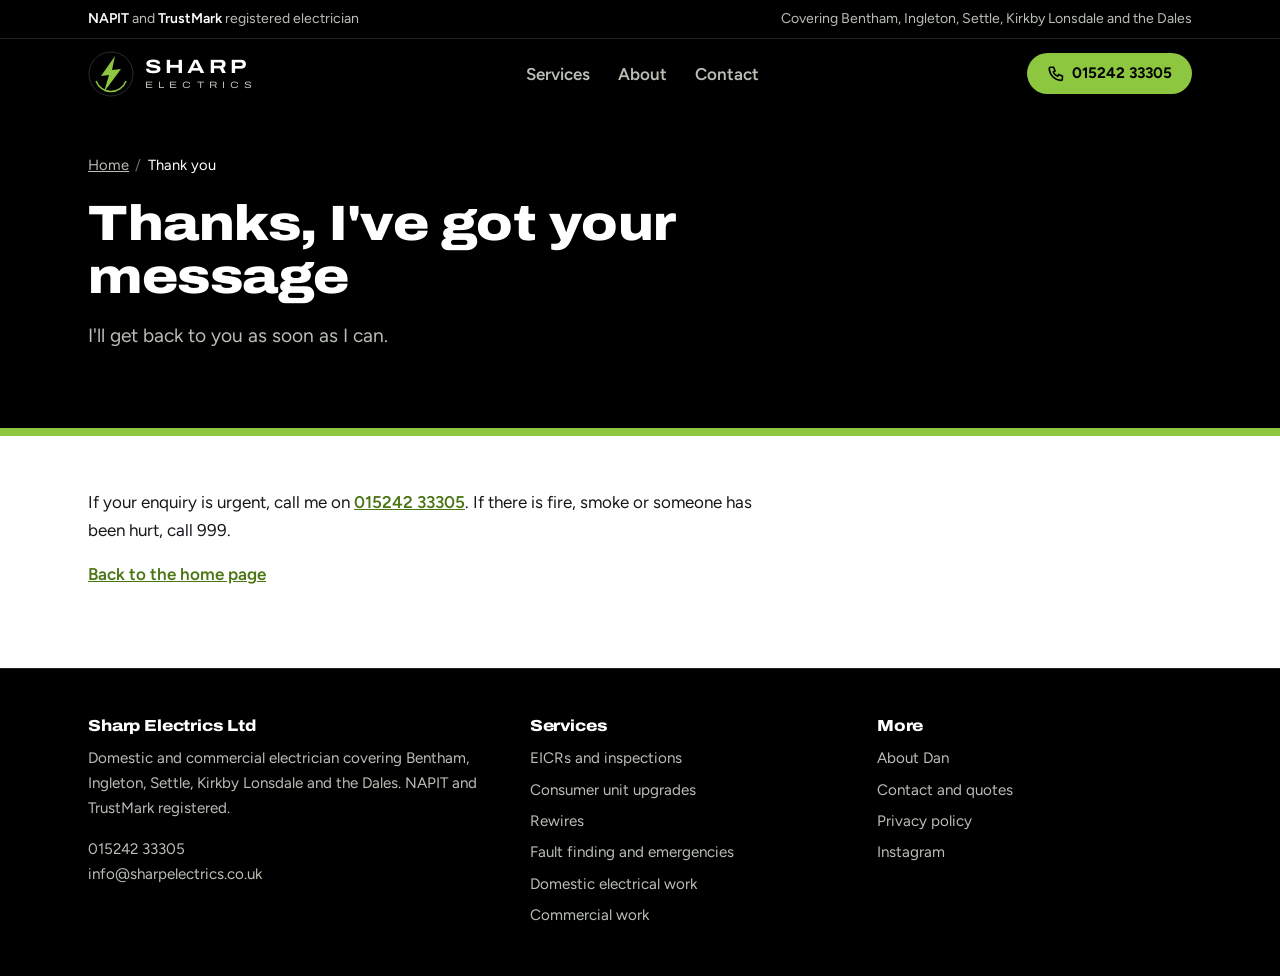
<file: thank-you/index.html>
<!doctype html>
<html lang="en-GB"><head><meta charset="utf-8"><meta name="viewport" content="width=device-width, initial-scale=1"><title>Thank you | Sharp Electrics</title><meta name="description" content="Thanks for getting in touch with Sharp Electrics."><link rel="canonical" href="https://www.sharpelectrics.co.uk/thank-you/"><meta name="robots" content="noindex,nofollow"><meta name="theme-color" content="#000000"><meta property="og:type" content="website"><meta property="og:locale" content="en_GB"><meta property="og:site_name" content="Sharp Electrics"><meta property="og:title" content="Thank you | Sharp Electrics"><meta property="og:description" content="Thanks for getting in touch with Sharp Electrics."><meta property="og:url" content="https://www.sharpelectrics.co.uk/thank-you/"><meta property="og:image" content="https://www.sharpelectrics.co.uk/assets/img/og.jpg"><meta name="twitter:card" content="summary_large_image"><link rel="icon" href="../assets/img/favicon.svg" type="image/svg+xml"><link rel="apple-touch-icon" href="../assets/img/apple-touch-icon.png"><link rel="stylesheet" href="../assets/css/style.css"><script>document.documentElement.classList.add("js")</script><script type="application/ld+json">{"@context":"https://schema.org","@graph":[{"@type":"Electrician","@id":"https://www.sharpelectrics.co.uk/#business","name":"Sharp Electrics Ltd","legalName":"Sharp Electrics Ltd","url":"https://www.sharpelectrics.co.uk/","telephone":"+44 1524 233305","email":"info@sharpelectrics.co.uk","description":"Domestic and commercial electrician in Bentham covering Ingleton, Settle, Kirkby Lonsdale and the Yorkshire Dales. NAPIT and TrustMark registered.","image":"https://www.sharpelectrics.co.uk/assets/img/og.jpg","logo":"https://www.sharpelectrics.co.uk/assets/img/logo-512.png","foundingDate":"2024","founder":{"@type":"Person","name":"Dan Sharp"},"address":{"@type":"PostalAddress","addressLocality":"Bentham","addressRegion":"North Yorkshire","addressCountry":"GB"},"areaServed":[{"@type":"City","name":"Bentham"},{"@type":"City","name":"Ingleton"},{"@type":"City","name":"Settle"},{"@type":"City","name":"Kirkby Lonsdale"},{"@type":"City","name":"Carnforth"},{"@type":"City","name":"Caton"},{"@type":"City","name":"Hornby"},{"@type":"City","name":"Milnthorpe"},{"@type":"City","name":"Long Preston"},{"@type":"City","name":"Hellifield"}],"memberOf":[{"@type":"Organization","name":"NAPIT"},{"@type":"Organization","name":"TrustMark"}],"sameAs":["https://www.instagram.com/sharpelectricsltd/"]}]}</script></head>
<body><a class="skip" href="#main">Skip to content</a><div class="trustbar"><div class="wrap"><span><strong>NAPIT</strong> and <strong>TrustMark</strong> registered electrician</span><span>Covering Bentham, Ingleton, Settle, Kirkby Lonsdale and the Dales</span></div></div><header class="site"><div class="wrap"><a class="logo" href="../index.html" aria-label="Sharp Electrics home"><svg viewBox="0 0 46 46" aria-hidden="true"><circle cx="23" cy="23" r="22" fill="#000" stroke="#2A2E28"/><path d="M8 30 A16 16 0 0 0 38 30" fill="none" stroke="#8DC63F" stroke-width="1.5"/><path d="M27 5 L13 25 L21 24 L16 41 L33 18 L24 19 Z" fill="#8DC63F"/></svg><span class="logo-text"><b>SHARP</b><span>ELECTRICS</span></span></a><button class="menu-btn" type="button" aria-expanded="false" aria-controls="nav">Menu</button><nav class="main" id="nav" aria-label="Main"><ul><li class="has-sub"><a href="../index.html#services">Services</a><ul class="sub"><li><a href="../eicr-testing/index.html">EICRs and inspections</a></li><li><a href="../consumer-unit-upgrades/index.html">Consumer unit upgrades</a></li><li><a href="../rewires/index.html">Rewires</a></li><li><a href="../emergency-electrician/index.html">Fault finding and emergencies</a></li><li><a href="../domestic-electrician/index.html">Domestic electrical work</a></li><li><a href="../commercial-electrician/index.html">Commercial work</a></li></ul></li><li><a href="../about/index.html">About</a></li><li><a href="../contact/index.html">Contact</a></li></ul></nav><a class="btn btn-lime call" href="tel:+441524233305"><svg viewBox="0 0 24 24" fill="none" stroke="currentColor" stroke-width="2.2" aria-hidden="true"><path d="M5 3h4l2 5-2.5 1.5a11 11 0 0 0 6 6L16 13l5 2v4a2 2 0 0 1-2 2A17 17 0 0 1 3 5a2 2 0 0 1 2-2"/></svg><span class="num-full">015242 33305</span><span class="num-short">Call</span></a></div></header><main id="main"><section class="page-head"><div class="wrap"><nav class="crumbs" aria-label="Breadcrumb"><ol><li><a href="../index.html">Home</a></li><li><span aria-current="page">Thank you</span></li></ol></nav><h1>Thanks, I've got your message</h1><p class="lede">I'll get back to you as soon as I can.</p></div></section>
<section class="content"><div class="wrap"><div class="prose">
<p>If your enquiry is urgent, call me on <a href="tel:+441524233305">015242 33305</a>. If there is fire, smoke or someone has been hurt, call 999.</p>
<p><a href="../index.html">Back to the home page</a></p>
</div></div></section></main><footer class="site"><div class="wrap"><div><h2>Sharp Electrics Ltd</h2><p>Domestic and commercial electrician covering Bentham, Ingleton, Settle, Kirkby Lonsdale and the Dales. NAPIT and TrustMark registered.</p><p><a href="tel:+441524233305">015242 33305</a><br><a href="mailto:info@sharpelectrics.co.uk">info@sharpelectrics.co.uk</a></p></div><div><h2>Services</h2><ul><li><a href="../eicr-testing/index.html">EICRs and inspections</a></li><li><a href="../consumer-unit-upgrades/index.html">Consumer unit upgrades</a></li><li><a href="../rewires/index.html">Rewires</a></li><li><a href="../emergency-electrician/index.html">Fault finding and emergencies</a></li><li><a href="../domestic-electrician/index.html">Domestic electrical work</a></li><li><a href="../commercial-electrician/index.html">Commercial work</a></li></ul></div><div><h2>More</h2><ul><li><a href="../about/index.html">About Dan</a></li><li><a href="../contact/index.html">Contact and quotes</a></li><li><a href="../privacy-policy/index.html">Privacy policy</a></li><li><a href="https://www.instagram.com/sharpelectricsltd/" rel="noopener">Instagram</a></li></ul></div></div></footer><div class="callbar"><a class="btn btn-lime" href="tel:+441524233305">Call Dan</a><a class="btn btn-ghost" href="https://wa.me/441524233305">WhatsApp</a></div><script src="../assets/js/main.js" defer></script></body></html>
</file>
<file: assets/css/style.css>
@font-face{font-family:"Archivo";src:url("../fonts/archivo.woff2") format("woff2");font-weight:100 900;font-stretch:62% 125%;font-display:swap}
@font-face{font-family:"Figtree";src:url("../fonts/figtree.woff2") format("woff2");font-weight:300 900;font-display:swap}

:root{--black:#000;--lime:#8DC63F;--lime-deep:#4B7512;--paper:#fff;--mist:#F1F3EE;--ink:#15171A;--muted:#565D64;--rule:#DDE1DA;--on-black:#fff;--on-black-muted:#B9BFB5;color-scheme:light}
*,*::before,*::after{box-sizing:border-box}
html{scroll-padding-top:5rem;-webkit-text-size-adjust:100%}
body{margin:0;background:var(--paper);color:var(--ink);font-family:"Figtree","Segoe UI",Arial,sans-serif;font-size:1.0625rem;line-height:1.65}
h1,h2,h3{font-family:"Archivo","Arial Black",Arial,sans-serif;font-stretch:115%;line-height:1.08;letter-spacing:-.01em;margin:0}
h2{font-size:clamp(1.7rem,3.6vw,2.4rem);font-weight:800;margin-bottom:1rem}
h3{font-size:1.2rem;font-weight:750;font-stretch:108%;margin-bottom:.35rem}
p{margin:0 0 1rem}
a{color:inherit}
img{max-width:100%;height:auto}
:focus-visible{outline:3px solid var(--lime);outline-offset:2px}
.skip{position:absolute;left:-999px;top:0;background:var(--lime);color:#000;padding:.7rem 1rem;z-index:100;font-weight:700}
.skip:focus{left:0}
.wrap{max-width:72rem;margin:0 auto;padding:0 1.5rem}
section{padding:4.5rem 0}
.section-intro{max-width:40rem;color:var(--muted);font-size:1.1rem;margin-bottom:2.5rem}

/* Buttons */
.btn{display:inline-flex;align-items:center;gap:.5rem;font-weight:700;text-decoration:none;border-radius:999px;padding:.8rem 1.35rem;font-size:1rem;border:2px solid transparent;cursor:pointer;font-family:inherit;line-height:1.2;white-space:nowrap}
.btn svg{width:1.1rem;height:1.1rem;flex:none}
.btn-lime{background:var(--lime);color:#000}
.btn-lime:hover{background:#A2D65A}
.btn-ghost{border-color:#4A4F47;color:var(--on-black)}
.btn-ghost:hover{border-color:var(--lime)}
.btn-dark{background:var(--black);color:#fff}

/* Trust bar */
.trustbar{background:var(--black);color:var(--on-black-muted);font-size:.88rem;border-bottom:1px solid #222}
.trustbar .wrap{display:flex;justify-content:space-between;align-items:center;gap:1rem;padding-top:.45rem;padding-bottom:.45rem;flex-wrap:wrap}
.trustbar strong{color:var(--on-black);font-weight:600}
@media(max-width:700px){.trustbar .wrap span:last-child{display:none}}

/* Header and navigation */
header.site{background:var(--black);color:var(--on-black);position:sticky;top:0;z-index:50}
header.site .wrap{display:flex;align-items:center;gap:1rem;flex-wrap:wrap;padding-top:.75rem;padding-bottom:.75rem}
.logo{display:flex;align-items:center;gap:.7rem;text-decoration:none;order:1}
.logo svg{width:46px;height:46px;flex:none}
.logo-text{font-family:"Archivo",sans-serif;font-stretch:125%;line-height:1}
.logo-text b{display:block;font-size:1.2rem;letter-spacing:.18em;font-weight:700}
.logo-text span{display:block;font-size:.58rem;letter-spacing:.55em;color:var(--on-black-muted);margin-top:.25rem}
.call{order:2;margin-left:auto;padding:.6rem 1.1rem;font-size:.95rem}
.num-short{display:none}
@media(max-width:560px){.num-full{display:none}.num-short{display:inline}}
.menu-btn{order:3;display:none;background:none;color:#fff;border:2px solid #4A4F47;border-radius:999px;padding:.55rem 1rem;font:inherit;font-weight:700;cursor:pointer}
.js .menu-btn{display:inline-flex}
.menu-btn[aria-expanded="true"]{border-color:var(--lime)}
nav.main{order:4;flex:1 1 100%}
.js nav.main{display:none}
.js nav.main.open{display:block}
nav.main ul{list-style:none;margin:0;padding:0}
nav.main a{display:block;padding:.8rem 0;text-decoration:none;font-weight:600;color:var(--on-black-muted);border-top:1px solid #1d211c}
nav.main a:hover,nav.main a[aria-current]{color:#fff}
nav.main .sub{padding-left:1rem}
nav.main .sub a{font-weight:500;font-size:.97rem;padding:.55rem 0}
@media(min-width:960px){
  header.site .wrap{flex-wrap:nowrap}
  .menu-btn,.js .menu-btn{display:none}
  nav.main,.js nav.main{display:block;order:2;flex:1 1 auto}
  nav.main ul{display:flex;gap:1.75rem;justify-content:center}
  nav.main a{border:0;padding:.4rem 0}
  nav.main a[aria-current]{box-shadow:inset 0 -3px 0 var(--lime)}
  .call{order:3;margin-left:0}
  .has-sub{position:relative}
  .has-sub::after{content:"";position:absolute;left:0;right:0;top:100%;height:.6rem}
  nav.main .sub{display:none;position:absolute;left:-1rem;top:calc(100% + .5rem);min-width:18rem;background:#0b0d0a;border:1px solid #2a2e28;border-radius:10px;padding:.4rem 1rem;z-index:10}
  .has-sub:hover .sub,.has-sub:focus-within .sub{display:block}
  nav.main .sub a{border-top:1px solid #1d211c;padding:.65rem 0}
  nav.main .sub li:first-child a{border-top:0}
}

/* Home hero */
.hero{background:var(--black);color:var(--on-black);position:relative;overflow:hidden;padding:5.5rem 0 8.5rem}
.hero-bg{position:absolute;inset:0;width:100%;height:100%;object-fit:cover;object-position:70% 50%;z-index:0}
.hero::before{content:"";position:absolute;inset:0;z-index:1;background:linear-gradient(90deg,rgba(0,0,0,.92) 0%,rgba(0,0,0,.78) 42%,rgba(0,0,0,.25) 100%)}
.hero .wrap{position:relative;z-index:2}
.hero-copy{max-width:40rem}
.hero h1{font-size:clamp(2.3rem,5.4vw,3.9rem);font-weight:850;margin-bottom:1.25rem}
.lede{font-size:1.2rem;color:var(--on-black-muted);max-width:36rem;margin-bottom:1.75rem}
.ctas{display:flex;flex-wrap:wrap;gap:.75rem;margin-bottom:2rem}
.proof{display:flex;flex-wrap:wrap;gap:1.25rem 2rem;font-size:.95rem;color:var(--on-black-muted)}
.proof div{display:flex;align-items:center;gap:.55rem}
.proof b{color:var(--on-black)}
.stars{color:var(--lime);letter-spacing:.08em;font-size:1.05rem}
.badge{display:inline-grid;place-items:center;min-width:2.2rem;height:2.2rem;padding:0 .5rem;border:2px solid var(--lime);border-radius:6px;font-family:"Archivo",sans-serif;font-weight:800;font-size:.72rem;color:var(--on-black)}
.swoosh{position:absolute;left:0;right:0;bottom:-1px;width:100%;height:120px;z-index:1;display:block}
@media(max-width:760px){
  .hero{padding:3.25rem 0 7rem}
  .hero::before{background:linear-gradient(180deg,rgba(0,0,0,.72),rgba(0,0,0,.88))}
  .hero-bg{object-position:65% 50%}
  .ctas .btn{flex:1 1 auto;justify-content:center}
  section{padding:3.25rem 0}
}

/* Inner page header */
.page-head{background:var(--black);color:#fff;padding:2.75rem 0 3.25rem;border-bottom:8px solid var(--lime)}
.crumbs{margin-bottom:1.25rem;font-size:.92rem;color:var(--on-black-muted)}
.crumbs ol{list-style:none;display:flex;flex-wrap:wrap;gap:.4rem;margin:0;padding:0}
.crumbs li+li::before{content:"/";margin-right:.4rem;color:#6a7066}
.crumbs a{color:var(--on-black-muted)}
.crumbs [aria-current]{color:#fff}
.page-head h1{font-size:clamp(2rem,4.6vw,3.1rem);font-weight:850;max-width:46rem;margin-bottom:1rem}
.page-head .lede{margin-bottom:1.5rem}
.page-head .ctas{margin-bottom:0}

/* Content pages */
.content{padding:3.25rem 0 4rem}
.two-col{display:grid;gap:2.5rem}
@media(min-width:900px){.two-col{grid-template-columns:minmax(0,1fr) 20rem;gap:4rem;align-items:start}.side{position:sticky;top:6rem}}
.side{display:grid;gap:1.25rem}
.side img{border-radius:10px;display:block;width:100%}
.contact-card{background:var(--black);color:#fff;border-radius:12px;padding:1.5rem}
.contact-card h2{font-size:1.35rem;margin-bottom:.5rem}
.contact-card p{color:var(--on-black-muted);font-size:.97rem}
.contact-card .btn{width:100%;justify-content:center;margin-top:.6rem}
.prose{max-width:44rem}
.prose h2{margin-top:2.75rem;font-size:clamp(1.5rem,3vw,2rem)}
.prose .answer+h2{margin-top:2.25rem}
.prose ul{padding-left:1.2rem}
.prose li{margin-bottom:.5rem}
.prose li::marker{color:var(--lime-deep)}
.prose a{color:var(--lime-deep);font-weight:600}
.answer{background:var(--mist);border-left:6px solid var(--lime);padding:1.25rem 1.5rem;border-radius:0 10px 10px 0}
.answer .label{font-family:"Archivo",sans-serif;font-weight:750;margin-bottom:.25rem}
.answer p:last-child{margin-bottom:0}
ol.steps{list-style:none;counter-reset:s;padding:0;margin:1.25rem 0 0}
ol.steps li{counter-increment:s;position:relative;padding:0 0 1.25rem 3.25rem;margin:0}
ol.steps li::before{content:counter(s);position:absolute;left:0;top:0;width:2.1rem;height:2.1rem;border-radius:50%;border:2px solid var(--ink);display:grid;place-items:center;font-family:"Archivo",sans-serif;font-weight:700;font-size:.92rem;color:var(--ink)}
ol.steps li::after{content:"";position:absolute;left:1.05rem;top:2.3rem;bottom:.2rem;width:2px;background:var(--rule)}
ol.steps li:last-child::after{display:none}
.faq{margin-top:1rem}
details{border-bottom:1px solid var(--rule);padding:1.1rem 0}
details:first-of-type{border-top:1px solid var(--rule)}
summary{cursor:pointer;font-weight:700;font-size:1.08rem;list-style:none;display:flex;justify-content:space-between;gap:1rem}
summary::-webkit-details-marker{display:none}
summary::after{content:"+";font-family:"Archivo",sans-serif;font-weight:800;color:var(--lime-deep);font-size:1.4rem;line-height:1}
details[open] summary::after{content:"\2212"}
details p{color:var(--muted);margin:.75rem 0 0}
details a{color:var(--lime-deep);font-weight:600}
.related{display:grid;gap:1rem;margin-top:1rem}
@media(min-width:640px){.related{grid-template-columns:1fr 1fr}}
.related a{display:block;border:1.5px solid var(--rule);border-radius:10px;padding:1rem 1.25rem;text-decoration:none;color:var(--ink);font-weight:400}
.related a:hover{border-color:var(--lime-deep)}
.related strong{display:block;font-family:"Archivo",sans-serif;font-stretch:108%;font-weight:750}
.related span{color:var(--muted);font-size:.95rem}

/* CTA band */
.cta{background:var(--black);color:#fff;padding:3.5rem 0}
.cta .wrap{display:grid;gap:1.5rem;align-items:center}
@media(min-width:800px){.cta .wrap{grid-template-columns:1fr auto}}
.cta h2{margin:0 0 .5rem;font-size:clamp(1.6rem,3.4vw,2.2rem)}
.cta p{color:var(--on-black-muted);margin:0;max-width:36rem}
.cta .ctas{margin:0}

/* Home sections */
.services{display:grid;border-top:1px solid var(--rule)}
@media(min-width:760px){.services{grid-template-columns:1fr 1fr;column-gap:3rem}}
.service{display:grid;grid-template-columns:3rem 1fr;gap:1rem;padding:1.6rem 0;border-bottom:1px solid var(--rule);text-decoration:none}
.service .icon{width:3rem;height:3rem;border-radius:50%;background:var(--black);display:grid;place-items:center}
.service .icon svg{width:1.4rem;height:1.4rem}
.service p{color:var(--muted);margin:0 0 .5rem;font-size:1rem}
.service .more{font-weight:700;color:var(--lime-deep);font-size:.95rem;text-decoration:underline;text-underline-offset:3px}
.service:hover h3{text-decoration:underline;text-decoration-color:var(--lime);text-underline-offset:4px}
.mist{background:var(--mist)}
.about-grid{display:grid;gap:2.5rem;align-items:center}
@media(min-width:860px){.about-grid{grid-template-columns:1.1fr .9fr;gap:4rem}}
.about-grid img{border-radius:10px;display:block;width:100%}
.about-grid .caption{font-size:.88rem;color:var(--muted);margin:.45rem 0 0}
.promises{list-style:none;padding:0;margin:1.5rem 0 0;display:grid;gap:1rem}
.promises li{padding-left:2rem;position:relative}
.promises li::before{content:"";position:absolute;left:0;top:.35rem;width:1.1rem;height:1.1rem;border-radius:50%;background:var(--lime);box-shadow:inset 0 0 0 4px var(--paper);outline:2px solid var(--lime)}
.mist .promises li::before{box-shadow:inset 0 0 0 4px var(--mist)}
.promises b{display:block}
.promises span{color:var(--muted)}
.how{display:grid;gap:1.5rem;list-style:none;padding:0;margin:0;counter-reset:h}
@media(min-width:800px){.how{grid-template-columns:repeat(3,1fr);gap:2.5rem}}
.how li{counter-increment:h;position:relative;padding-top:3.25rem}
.how li::before{content:counter(h);position:absolute;left:0;top:0;width:2.4rem;height:2.4rem;border-radius:50%;background:var(--black);color:var(--lime);display:grid;place-items:center;font-family:"Archivo",sans-serif;font-weight:800}
.how p{color:var(--muted);margin:0}
.reviews-head{display:flex;flex-wrap:wrap;align-items:end;justify-content:space-between;gap:1rem;margin-bottom:2rem}
.reviews-head .section-intro{margin:0}
.rating{display:flex;align-items:center;gap:1rem}
.rating .num{font-family:"Archivo",sans-serif;font-weight:900;font-size:3.2rem;line-height:1}
.rating .stars{color:var(--lime-deep);font-size:1.3rem}
.rating small{display:block;color:var(--muted);font-size:.92rem}
.review-row{display:grid;gap:1.25rem}
@media(min-width:760px){.review-row{grid-template-columns:repeat(3,1fr)}}
.review{border-left:4px solid var(--lime);padding:.25rem 0 .25rem 1.25rem;margin:0}
.review .stars{color:var(--lime-deep);font-size:.95rem}
.review blockquote{margin:.5rem 0}
.review figcaption{font-weight:700;font-size:.95rem}
.areas{background:var(--black);color:var(--on-black)}
.areas .section-intro{color:var(--on-black-muted)}
.towns{list-style:none;padding:0;margin:0;display:flex;flex-wrap:wrap;gap:.6rem}
.towns li{display:inline-block;padding:.55rem 1.1rem;border:1.5px solid #3A3F37;border-radius:999px;font-weight:600}
.faq-wrap .faq{max-width:48rem}

/* To-do placeholders (remove before launch) */
.todo{background:#FFF6CC;color:#3A3200;border:2px dashed #C9A800;border-radius:8px;padding:1rem;font-size:.95rem}
.todo.review{border-left:2px dashed #C9A800;padding:1rem}

/* Contact and form */
.quote{background:var(--mist)}
.quote .wrap{display:grid;gap:2.5rem}
@media(min-width:900px){.quote .wrap{grid-template-columns:.8fr 1.2fr;gap:4rem}}
.contact-lines{display:grid;gap:.75rem;margin:1.5rem 0}
.contact-lines a{font-weight:700;font-size:1.15rem;text-decoration:none;display:flex;align-items:center;gap:.6rem}
.contact-lines svg{width:1.25rem;height:1.25rem;color:var(--lime-deep);flex:none}
form{background:var(--paper);border-radius:12px;padding:1.75rem;display:grid;gap:1rem;grid-template-columns:1fr}
@media(min-width:600px){form{grid-template-columns:1fr 1fr}.full{grid-column:1/-1}}
label{font-weight:600;font-size:.92rem;display:grid;gap:.35rem}
input,select,textarea{font:inherit;font-size:1rem;padding:.7rem .8rem;border:1.5px solid #B9BFB5;border-radius:8px;background:var(--paper);color:var(--ink);width:100%}
textarea{min-height:7rem;resize:vertical}
.hp{position:absolute;left:-9999px;height:0;overflow:hidden}
.small{font-size:.9rem;color:var(--muted);margin:0}
.form-status{font-size:.95rem;font-weight:600;min-height:1.5rem;margin:0;color:var(--lime-deep)}
.form-status.err{color:#B3261E}
form .btn{justify-content:center}
@media(max-width:480px){form{padding:1.25rem}}

/* Footer and mobile call bar */
footer.site{border-top:1px solid #20241e;background:var(--black);color:var(--on-black-muted);padding:3rem 0 6rem;font-size:.95rem}
footer.site .wrap{display:grid;gap:2rem}
@media(min-width:760px){footer.site .wrap{grid-template-columns:1.3fr 1fr 1fr}footer.site{padding-bottom:3rem}}
footer.site h2{color:var(--on-black);font-size:1rem;margin-bottom:.75rem}
footer.site ul{list-style:none;padding:0;margin:0;display:grid;gap:.4rem}
footer.site a{text-decoration:none}
footer.site a:hover{color:var(--on-black)}
.callbar{position:fixed;left:0;right:0;bottom:0;z-index:60;display:grid;grid-template-columns:1fr 1fr;gap:.5rem;padding:.6rem .75rem calc(.6rem + env(safe-area-inset-bottom,0px));background:var(--black);border-top:1px solid #2A2E28}
.callbar .btn{justify-content:center;padding:.8rem}
@media(min-width:760px){.callbar{display:none}}

@media(max-width:560px){
  header.site .wrap{padding-left:1rem;padding-right:1rem;gap:.6rem}
  .logo{min-width:0;gap:.55rem}
  .logo svg{width:40px;height:40px}
  .logo-text b{font-size:1.05rem}
  .logo-text span{font-size:.5rem}
  .call{padding:.5rem .9rem}
  .menu-btn{padding:.5rem .9rem}
}

/* Photos that break up the text */
.prose figure.inline-img{margin:2.5rem 0 0}
.prose figure.inline-img+h2{margin-top:2.25rem}
.inline-img img{display:block;width:100%;height:auto;aspect-ratio:16/9;object-fit:cover;border-radius:10px}
.strip{display:grid;grid-template-columns:repeat(2,1fr)}
@media(min-width:760px){.strip{grid-template-columns:repeat(4,1fr)}}
.strip img{display:block;width:100%;height:auto;aspect-ratio:4/3;object-fit:cover}
.how-grid{display:grid;gap:2.5rem;align-items:center}
@media(min-width:860px){.how-grid{grid-template-columns:.8fr 1.2fr;gap:4rem}}
.how-grid img{display:block;width:100%;height:auto;aspect-ratio:4/5;object-fit:cover;border-radius:10px}
@media(max-width:859px){.how-grid img{aspect-ratio:16/10;object-position:50% 8%}}
.how-grid .steps{margin-top:0}
.how-grid .steps li{padding-bottom:1.6rem}
.how-grid .steps h3{margin-bottom:.2rem}
.how-grid .steps p{margin:0;color:var(--muted)}
</file>
